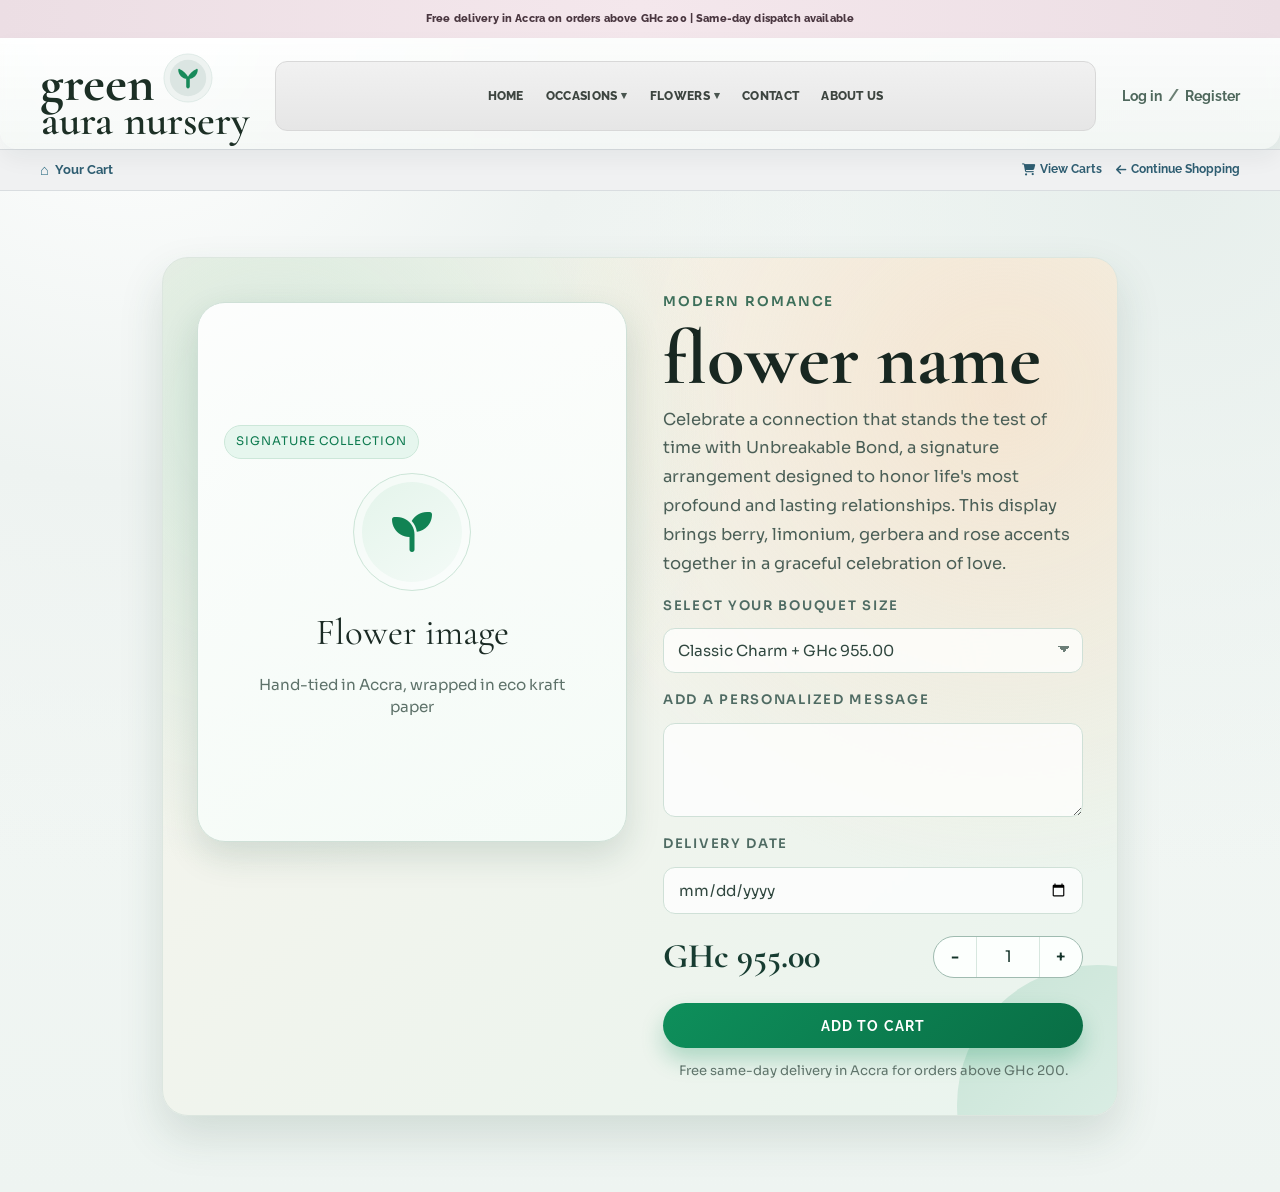
<file: GreenAuraNursery/frontend/public/views/cart.html>
<!DOCTYPE html>
<html lang="en">
<head>
    <meta charset="UTF-8">
    <meta name="viewport" content="width=device-width, initial-scale=1.0">
    <title>Cart - Green Aura Nursery</title>
    <link rel="preconnect" href="https://fonts.googleapis.com">
    <link rel="preconnect" href="https://fonts.gstatic.com" crossorigin>
    <link href="https://fonts.googleapis.com/css2?family=Cormorant+Garamond:wght@500;600;700&family=Sora:wght@300;400;500;600;700&display=swap" rel="stylesheet">
    <link rel="stylesheet" href="../css/style.css">
    <link rel="stylesheet" href="https://cdnjs.cloudflare.com/ajax/libs/font-awesome/6.4.0/css/all.min.css">
</head>
<body class="modern-cart-page">
    <div class="promo-bar">
        Free delivery in Accra on orders above GHc 200 | Same-day dispatch available
    </div>

    <header class="site-header">
        <div class="header-top">
            <a href="../index.html" class="logo-stack" aria-label="green aura nursery" style="text-decoration:none;">
                <span class="logo-topline">
                    <span class="logo-main">green</span>
                    <img class="brand-logo-mark" src="../assets/images/brand-logo.svg" alt="Green Aura Nursery logo">
                </span>
                <span class="logo-sub">aura nursery</span>
            </a>
            <nav class="top-nav" aria-label="Primary">
                <a href="../index.html">Home</a>
                <details class="nav-dropdown">
                    <summary class="has-arrow">Occasions <span class="arrow">▾</span></summary>
                    <div class="nav-dropdown-menu" role="menu" aria-label="Occasions">
                        <a href="catalogue.html?section=occasions&amp;occasion=easter" role="menuitem">Easter</a>
                        <a href="catalogue.html?section=occasions&amp;occasion=anniversary" role="menuitem">Anniversary</a>
                        <a href="catalogue.html?section=occasions&amp;occasion=birthday" role="menuitem">Birthday</a>
                        <a href="catalogue.html?section=occasions&amp;occasion=congratulations" role="menuitem">Congratulations</a>
                        <a href="catalogue.html?section=occasions&amp;occasion=engagement" role="menuitem">Engagement</a>
                        <a href="catalogue.html?section=occasions&amp;occasion=for-her" role="menuitem">For Her</a>
                        <a href="catalogue.html?section=occasions&amp;occasion=for-him" role="menuitem">For Him</a>
                        <a href="catalogue.html?section=occasions&amp;occasion=friendship" role="menuitem">Friendship</a>
                        <a href="catalogue.html?section=occasions&amp;occasion=get-well" role="menuitem">Get Well</a>
                        <a href="catalogue.html?section=occasions&amp;occasion=just-because" role="menuitem">Just Because</a>
                        <a href="catalogue.html?section=occasions&amp;occasion=kids" role="menuitem">Kids</a>
                        <a href="catalogue.html?section=occasions&amp;occasion=love-and-romance" role="menuitem">Love and Romance</a>
                        <a href="catalogue.html?section=occasions&amp;occasion=new-baby" role="menuitem">New Baby</a>
                        <a href="catalogue.html?section=occasions&amp;occasion=new-job" role="menuitem">New Job</a>
                        <a href="catalogue.html?section=occasions&amp;occasion=sympathy" role="menuitem">Sympathy</a>
                        <a href="catalogue.html?section=occasions&amp;occasion=thank-you" role="menuitem">Thank You</a>
                        <a href="catalogue.html?section=occasions&amp;occasion=wedding" role="menuitem">Wedding</a>
                    </div>
                </details>
                <details class="nav-dropdown">
                    <summary class="has-arrow">Flowers <span class="arrow">▾</span></summary>
                    <div class="nav-dropdown-menu nav-dropdown-menu-flowers" role="menu" aria-label="Flowers">
                        <div class="nav-dropdown-group">
                            <span class="nav-dropdown-group-title">Shop</span>
                            <a href="catalogue.html?section=flowers&amp;group=all-fresh-flowers" role="menuitem">All Fresh Flowers</a>
                            <a href="catalogue.html?section=flowers&amp;group=recently-viewed" role="menuitem">By Recently viewed</a>
                            <a href="catalogue.html?section=flowers&amp;group=recommended" role="menuitem">By Recommended</a>
                        </div>
                        <div class="nav-dropdown-group">
                            <span class="nav-dropdown-group-title">By Style</span>
                            <a href="catalogue.html?section=flowers&amp;style=bouquets" role="menuitem">Bouquets</a>
                            <a href="catalogue.html?section=flowers&amp;style=vases" role="menuitem">Vases</a>
                            <a href="catalogue.html?section=flowers&amp;style=baskets" role="menuitem">Baskets</a>
                            <a href="catalogue.html?section=flowers&amp;style=pottery" role="menuitem">Pottery</a>
                            <a href="catalogue.html?section=flowers&amp;style=wreaths" role="menuitem">Wreaths</a>
                            <a href="catalogue.html?section=flowers&amp;style=metal-buckets" role="menuitem">Metal Buckets</a>
                            <a href="catalogue.html?section=flowers&amp;style=elegant" role="menuitem">Elegant</a>
                        </div>
                        <div class="nav-dropdown-group">
                            <span class="nav-dropdown-group-title">By Variety</span>
                            <a href="catalogue.html?section=flowers&amp;variety=roses" role="menuitem">Roses</a>
                            <a href="catalogue.html?section=flowers&amp;variety=lilies" role="menuitem">Lilies</a>
                            <a href="catalogue.html?section=flowers&amp;variety=chrysanthemums" role="menuitem">Chrysanthemums</a>
                            <a href="catalogue.html?section=flowers&amp;variety=carnations" role="menuitem">Carnations</a>
                            <a href="catalogue.html?section=flowers&amp;variety=gerberas" role="menuitem">Gerberas</a>
                            <a href="catalogue.html?section=flowers&amp;variety=sunflowers" role="menuitem">Sunflowers</a>
                            <a href="catalogue.html?section=flowers&amp;variety=irises" role="menuitem">Irises</a>
                        </div>
                        <div class="nav-dropdown-group">
                            <span class="nav-dropdown-group-title">By Colour</span>
                            <a href="catalogue.html?section=flowers&amp;colour=white" role="menuitem">White</a>
                            <a href="catalogue.html?section=flowers&amp;colour=pink" role="menuitem">Pink</a>
                            <a href="catalogue.html?section=flowers&amp;colour=red" role="menuitem">Red</a>
                            <a href="catalogue.html?section=flowers&amp;colour=yellow" role="menuitem">Yellow</a>
                            <a href="catalogue.html?section=flowers&amp;colour=orange" role="menuitem">Orange</a>
                            <a href="catalogue.html?section=flowers&amp;colour=cream" role="menuitem">Cream</a>
                            <a href="catalogue.html?section=flowers&amp;colour=purple" role="menuitem">Purple</a>
                        </div>
                    </div>
                </details>
                <a href="info.html?topic=contact">Contact</a>
                <a href="info.html?topic=about">About Us</a>
            </nav>
            <div class="account-actions">
                <a class="account-link" href="login.html">Log in</a>
                <span class="account-inline-separator">/</span>
                <a class="account-register-link" href="register.html">Register</a>
            </div>
        </div>
    </header>

    <section class="breadcrumb-strip" aria-label="Cart heading strip">
        <div class="breadcrumb-wrap cart-crumb-wrap">
            <div class="cart-crumb-left">
                <a href="../index.html" class="cart-home-link" aria-label="Go to home page">
                    <span class="cart-home-glyph" aria-hidden="true">⌂</span>
                </a>
                <span>Your Cart</span>
            </div>
            <div class="cart-crumb-actions">
                <a href="carts.html" class="cart-view-link">
                    <i class="fas fa-shopping-cart" aria-hidden="true"></i>
                    <span>View Carts</span>
                </a>
                <a href="../index.html" class="cart-crumb-right">
                    <i class="fas fa-arrow-left" aria-hidden="true"></i>
                    <span>Continue Shopping</span>
                </a>
            </div>
        </div>
    </section>

    <main class="page-shell">
        <section class="cart-container cart-detail-container">
            <article class="detail-card" aria-label="Product details">
                <div class="detail-media">
                    <div class="detail-visual-frame" role="img" aria-label="Flower arrangement preview">
                        <span class="detail-badge">Signature Collection</span>
                        <div class="detail-bloom-mark">
                            <i class="fas fa-seedling" aria-hidden="true"></i>
                        </div>
                        <img id="detailPlantImage" class="detail-plant-image" src="../assets/images/greenaura.webp" alt="Selected plant" hidden>
                        <p class="detail-image-label">Flower image</p>
                        <small>Hand-tied in Accra, wrapped in eco kraft paper</small>
                    </div>
                </div>

                <div class="detail-info">
                    <p class="detail-kicker">Modern Romance</p>
                    <h1 class="detail-title">flower name</h1>
                    <p class="detail-description">
                        Celebrate a connection that stands the test of time with Unbreakable Bond, a signature arrangement designed to honor life's most profound and lasting relationships. This display brings berry, limonium, gerbera and rose accents together in a graceful celebration of love.
                    </p>

                    <label class="detail-label" for="bouquetSize">SELECT YOUR BOUQUET SIZE</label>
                    <select id="bouquetSize" class="detail-input detail-select" name="bouquetSize">
                        <option value="classic" data-multiplier="1">Classic Charm + GHc 955.00</option>
                        <option value="premium" data-multiplier="1.2">Premium Bloom + GHc 1,155.00</option>
                        <option value="grand" data-multiplier="1.4">Grand Signature + GHc 1,355.00</option>
                    </select>

                    <label class="detail-label" for="personalMessage">ADD A PERSONALIZED MESSAGE</label>
                    <textarea id="personalMessage" class="detail-input detail-textarea" name="personalMessage" rows="3"></textarea>

                    <label class="detail-label" for="deliveryDate">DELIVERY DATE</label>
                    <input id="deliveryDate" class="detail-input" name="deliveryDate" type="date">

                    <div class="detail-purchase-row">
                        <span class="detail-price">GHc 955.00</span>
                        <div class="detail-qty" aria-label="Quantity selector">
                            <button type="button" class="detail-qty-btn" aria-label="Decrease quantity">-</button>
                            <input type="number" class="detail-qty-input" value="1" min="1" aria-label="Quantity">
                            <button type="button" class="detail-qty-btn" aria-label="Increase quantity">+</button>
                        </div>
                    </div>

                    <button id="addSelectedToCart" class="detail-add-btn" type="button">ADD TO CART</button>
                    <p class="detail-footnote">Free same-day delivery in Accra for orders above GHc 200.</p>
                </div>
            </article>

            <section class="cart-live-region is-collapsed" id="cartLiveRegion" aria-label="Cart items" hidden aria-hidden="true">
                <div class="cart-live-header">
                    <h2>My Carts</h2>
                </div>
                <div id="cartItems" class="cart-items"></div>
                <div class="cart-summary cart-live-summary">
                    <div class="summary-row">
                        <span>Subtotal</span>
                        <span id="cartSubtotal">GHc 0.00</span>
                    </div>
                    <div class="summary-row">
                        <span>Shipping</span>
                        <span id="cartShipping">GHc 0.00</span>
                    </div>
                    <div class="summary-divider"></div>
                    <div class="summary-row total">
                        <span>Total</span>
                        <span id="cartTotal">GHc 0.00</span>
                    </div>
                </div>
                <button id="goCheckout" class="checkout-btn" type="button">Secure Checkout</button>
            </section>
        </section>
    </main>
    <script src="../js/app.js"></script>
</body>
</html>
</file>
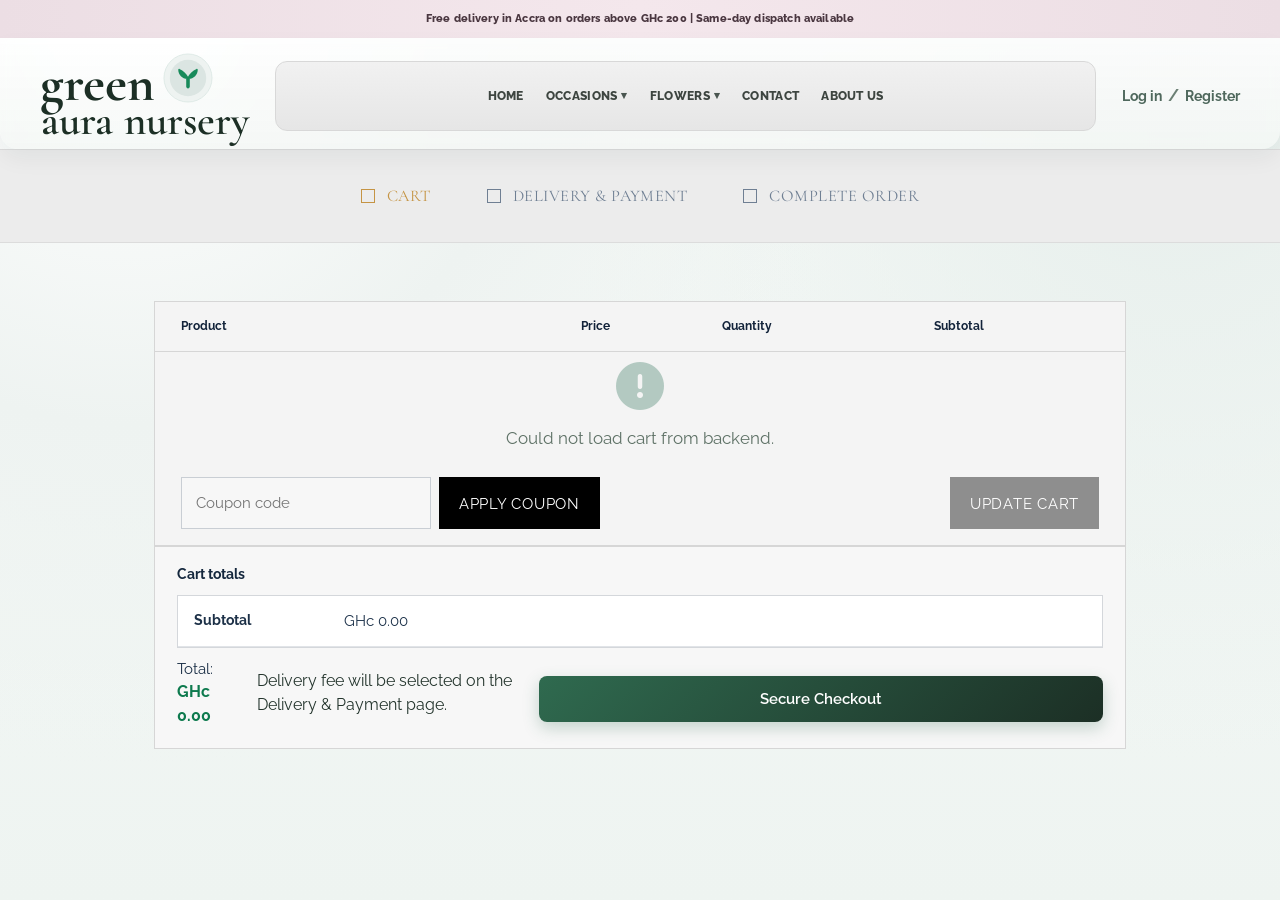
<file: GreenAuraNursery/frontend/public/views/carts.html>
<!DOCTYPE html>
<html lang="en">
<head>
    <meta charset="UTF-8">
    <meta name="viewport" content="width=device-width, initial-scale=1.0">
    <title>My Carts - Green Aura Nursery</title>
    <link rel="preconnect" href="https://fonts.googleapis.com">
    <link rel="preconnect" href="https://fonts.gstatic.com" crossorigin>
    <link href="https://fonts.googleapis.com/css2?family=Cormorant+Garamond:wght@500;600;700&family=Sora:wght@300;400;500;600;700&display=swap" rel="stylesheet">
    <link rel="stylesheet" href="../css/style.css">
    <link rel="stylesheet" href="https://cdnjs.cloudflare.com/ajax/libs/font-awesome/6.4.0/css/all.min.css">
</head>
<body class="modern-cart-page carts-page">
    <div class="promo-bar">
        Free delivery in Accra on orders above GHc 200 | Same-day dispatch available
    </div>

    <header class="site-header">
        <div class="header-top">
            <a href="../index.html" class="logo-stack" aria-label="green aura nursery" style="text-decoration:none;">
                <span class="logo-topline">
                    <span class="logo-main">green</span>
                    <img class="brand-logo-mark" src="../assets/images/brand-logo.svg" alt="Green Aura Nursery logo">
                </span>
                <span class="logo-sub">aura nursery</span>
            </a>
            <nav class="top-nav" aria-label="Primary">
                <a href="../index.html">Home</a>
                <details class="nav-dropdown">
                    <summary class="has-arrow">Occasions <span class="arrow">▾</span></summary>
                    <div class="nav-dropdown-menu" role="menu" aria-label="Occasions">
                        <a href="catalogue.html?section=occasions&amp;occasion=easter" role="menuitem">Easter</a>
                        <a href="catalogue.html?section=occasions&amp;occasion=anniversary" role="menuitem">Anniversary</a>
                        <a href="catalogue.html?section=occasions&amp;occasion=birthday" role="menuitem">Birthday</a>
                        <a href="catalogue.html?section=occasions&amp;occasion=congratulations" role="menuitem">Congratulations</a>
                        <a href="catalogue.html?section=occasions&amp;occasion=engagement" role="menuitem">Engagement</a>
                        <a href="catalogue.html?section=occasions&amp;occasion=for-her" role="menuitem">For Her</a>
                        <a href="catalogue.html?section=occasions&amp;occasion=for-him" role="menuitem">For Him</a>
                        <a href="catalogue.html?section=occasions&amp;occasion=friendship" role="menuitem">Friendship</a>
                        <a href="catalogue.html?section=occasions&amp;occasion=get-well" role="menuitem">Get Well</a>
                        <a href="catalogue.html?section=occasions&amp;occasion=just-because" role="menuitem">Just Because</a>
                        <a href="catalogue.html?section=occasions&amp;occasion=kids" role="menuitem">Kids</a>
                        <a href="catalogue.html?section=occasions&amp;occasion=love-and-romance" role="menuitem">Love and Romance</a>
                        <a href="catalogue.html?section=occasions&amp;occasion=new-baby" role="menuitem">New Baby</a>
                        <a href="catalogue.html?section=occasions&amp;occasion=new-job" role="menuitem">New Job</a>
                        <a href="catalogue.html?section=occasions&amp;occasion=sympathy" role="menuitem">Sympathy</a>
                        <a href="catalogue.html?section=occasions&amp;occasion=thank-you" role="menuitem">Thank You</a>
                        <a href="catalogue.html?section=occasions&amp;occasion=wedding" role="menuitem">Wedding</a>
                    </div>
                </details>
                <details class="nav-dropdown">
                    <summary class="has-arrow">Flowers <span class="arrow">▾</span></summary>
                    <div class="nav-dropdown-menu nav-dropdown-menu-flowers" role="menu" aria-label="Flowers">
                        <div class="nav-dropdown-group">
                            <span class="nav-dropdown-group-title">Shop</span>
                            <a href="catalogue.html?section=flowers&amp;group=all-fresh-flowers" role="menuitem">All Fresh Flowers</a>
                            <a href="catalogue.html?section=flowers&amp;group=recently-viewed" role="menuitem">By Recently viewed</a>
                            <a href="catalogue.html?section=flowers&amp;group=recommended" role="menuitem">By Recommended</a>
                        </div>
                        <div class="nav-dropdown-group">
                            <span class="nav-dropdown-group-title">By Style</span>
                            <a href="catalogue.html?section=flowers&amp;style=bouquets" role="menuitem">Bouquets</a>
                            <a href="catalogue.html?section=flowers&amp;style=vases" role="menuitem">Vases</a>
                            <a href="catalogue.html?section=flowers&amp;style=baskets" role="menuitem">Baskets</a>
                            <a href="catalogue.html?section=flowers&amp;style=pottery" role="menuitem">Pottery</a>
                            <a href="catalogue.html?section=flowers&amp;style=wreaths" role="menuitem">Wreaths</a>
                            <a href="catalogue.html?section=flowers&amp;style=metal-buckets" role="menuitem">Metal Buckets</a>
                            <a href="catalogue.html?section=flowers&amp;style=elegant" role="menuitem">Elegant</a>
                        </div>
                        <div class="nav-dropdown-group">
                            <span class="nav-dropdown-group-title">By Variety</span>
                            <a href="catalogue.html?section=flowers&amp;variety=roses" role="menuitem">Roses</a>
                            <a href="catalogue.html?section=flowers&amp;variety=lilies" role="menuitem">Lilies</a>
                            <a href="catalogue.html?section=flowers&amp;variety=chrysanthemums" role="menuitem">Chrysanthemums</a>
                            <a href="catalogue.html?section=flowers&amp;variety=carnations" role="menuitem">Carnations</a>
                            <a href="catalogue.html?section=flowers&amp;variety=gerberas" role="menuitem">Gerberas</a>
                            <a href="catalogue.html?section=flowers&amp;variety=sunflowers" role="menuitem">Sunflowers</a>
                            <a href="catalogue.html?section=flowers&amp;variety=irises" role="menuitem">Irises</a>
                        </div>
                        <div class="nav-dropdown-group">
                            <span class="nav-dropdown-group-title">By Colour</span>
                            <a href="catalogue.html?section=flowers&amp;colour=white" role="menuitem">White</a>
                            <a href="catalogue.html?section=flowers&amp;colour=pink" role="menuitem">Pink</a>
                            <a href="catalogue.html?section=flowers&amp;colour=red" role="menuitem">Red</a>
                            <a href="catalogue.html?section=flowers&amp;colour=yellow" role="menuitem">Yellow</a>
                            <a href="catalogue.html?section=flowers&amp;colour=orange" role="menuitem">Orange</a>
                            <a href="catalogue.html?section=flowers&amp;colour=cream" role="menuitem">Cream</a>
                            <a href="catalogue.html?section=flowers&amp;colour=purple" role="menuitem">Purple</a>
                        </div>
                    </div>
                </details>
                <a href="info.html?topic=contact">Contact</a>
                <a href="info.html?topic=about">About Us</a>
            </nav>
            <div class="account-actions">
                <a class="account-link" href="login.html">Log in</a>
                <span class="account-inline-separator">/</span>
                <a class="account-register-link" href="register.html">Register</a>
            </div>
        </div>
    </header>

    <section class="cart-steps" aria-label="Checkout steps">
        <div class="cart-steps-wrap">
            <div class="cart-step active"><span class="step-box" aria-hidden="true"></span><span>CART</span></div>
            <div class="cart-step"><span class="step-box" aria-hidden="true"></span><span>DELIVERY &amp; PAYMENT</span></div>
            <div class="cart-step"><span class="step-box" aria-hidden="true"></span><span>COMPLETE ORDER</span></div>
        </div>
    </section>

    <main class="page-shell">
        <section class="cart-container cart-board-shell">
            <section class="cart-board" id="cartLiveRegion" aria-label="Cart items">
                <div class="cart-table-head" role="row">
                    <span>Product</span>
                    <span>Price</span>
                    <span>Quantity</span>
                    <span>Subtotal</span>
                </div>
                <div id="cartItems" class="cart-items cart-table-body"></div>

                <div class="cart-board-actions">
                    <div class="coupon-wrap">
                        <input id="couponCode" type="text" placeholder="Coupon code">
                        <button id="applyCoupon" type="button">APPLY COUPON</button>
                    </div>
                    <button id="updateCartBtn" class="update-cart-btn" type="button">UPDATE CART</button>
                </div>

                <section class="cart-totals-box" aria-label="Cart totals">
                    <h3>Cart totals</h3>
                    <div class="totals-grid">
                        <div class="totals-label">Subtotal</div>
                        <div class="totals-value" id="cartSubtotal">GHc 0.00</div>
                    </div>

                    <div class="totals-footer">
                        <div class="totals-grand">Total: <strong id="cartTotal">GHc 0.00</strong></div>
                        <p class="totals-footnote">Delivery fee will be selected on the Delivery &amp; Payment page.</p>
                        <button id="goCheckout" class="checkout-btn" type="button">Secure Checkout</button>
                    </div>
                </section>
            </section>
        </section>
    </main>

    <script src="../js/app.js"></script>
</body>
</html>
</file>
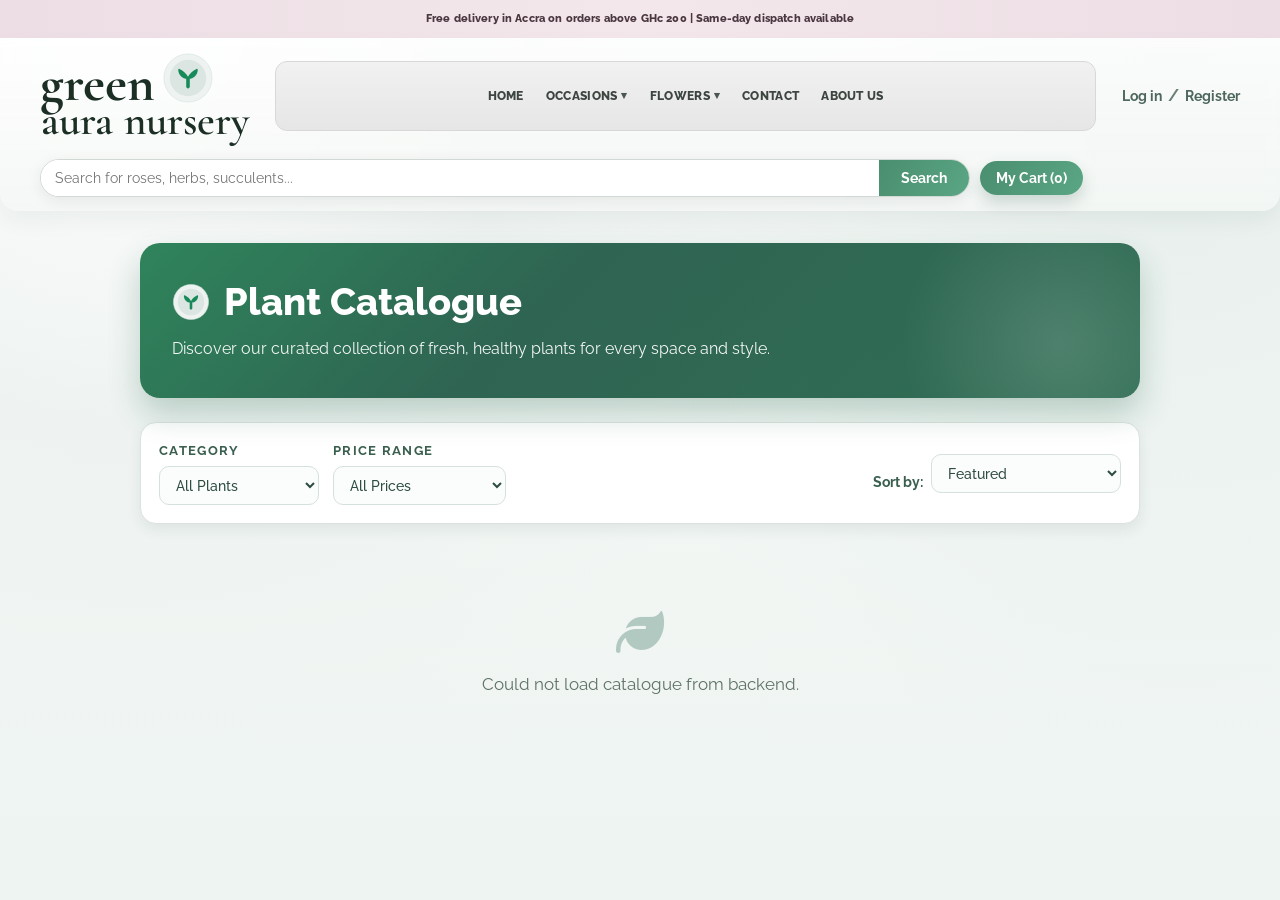
<file: GreenAuraNursery/frontend/public/views/catalogue.html>
<!DOCTYPE html>
<html lang="en">
<head>
    <meta charset="UTF-8">
    <meta name="viewport" content="width=device-width, initial-scale=1.0">
    <title>Plant Catalogue - Green Aura Nursery</title>
    <link rel="preconnect" href="https://fonts.googleapis.com">
    <link rel="preconnect" href="https://fonts.gstatic.com" crossorigin>
    <link href="https://fonts.googleapis.com/css2?family=Cormorant+Garamond:wght@500;600;700&family=Sora:wght@300;400;500;600;700&display=swap" rel="stylesheet">
    <link rel="stylesheet" href="../css/style.css">
    <link rel="stylesheet" href="https://cdnjs.cloudflare.com/ajax/libs/font-awesome/6.4.0/css/all.min.css">
</head>
<body class="modern-cart-page carts-page">
    <div class="promo-bar">
        Free delivery in Accra on orders above GHc 200 | Same-day dispatch available
    </div>

    <header class="site-header">
        <div class="header-top">
            <a href="../index.html" class="logo-stack" aria-label="green aura nursery" style="text-decoration:none;">
                <span class="logo-topline">
                    <span class="logo-main">green</span>
                    <img class="brand-logo-mark" src="../assets/images/brand-logo.svg" alt="Green Aura Nursery logo">
                </span>
                <span class="logo-sub">aura nursery</span>
            </a>
            <nav class="top-nav" aria-label="Primary">
                <a href="../index.html">Home</a>
                <details class="nav-dropdown">
                    <summary class="has-arrow">Occasions <span class="arrow">▾</span></summary>
                    <div class="nav-dropdown-menu" role="menu" aria-label="Occasions">
                        <a href="catalogue.html?section=occasions&amp;occasion=easter" role="menuitem">Easter</a>
                        <a href="catalogue.html?section=occasions&amp;occasion=anniversary" role="menuitem">Anniversary</a>
                        <a href="catalogue.html?section=occasions&amp;occasion=birthday" role="menuitem">Birthday</a>
                        <a href="catalogue.html?section=occasions&amp;occasion=congratulations" role="menuitem">Congratulations</a>
                        <a href="catalogue.html?section=occasions&amp;occasion=engagement" role="menuitem">Engagement</a>
                        <a href="catalogue.html?section=occasions&amp;occasion=for-her" role="menuitem">For Her</a>
                        <a href="catalogue.html?section=occasions&amp;occasion=for-him" role="menuitem">For Him</a>
                        <a href="catalogue.html?section=occasions&amp;occasion=friendship" role="menuitem">Friendship</a>
                        <a href="catalogue.html?section=occasions&amp;occasion=get-well" role="menuitem">Get Well</a>
                        <a href="catalogue.html?section=occasions&amp;occasion=just-because" role="menuitem">Just Because</a>
                        <a href="catalogue.html?section=occasions&amp;occasion=kids" role="menuitem">Kids</a>
                        <a href="catalogue.html?section=occasions&amp;occasion=love-and-romance" role="menuitem">Love and Romance</a>
                        <a href="catalogue.html?section=occasions&amp;occasion=new-baby" role="menuitem">New Baby</a>
                        <a href="catalogue.html?section=occasions&amp;occasion=new-job" role="menuitem">New Job</a>
                        <a href="catalogue.html?section=occasions&amp;occasion=sympathy" role="menuitem">Sympathy</a>
                        <a href="catalogue.html?section=occasions&amp;occasion=thank-you" role="menuitem">Thank You</a>
                        <a href="catalogue.html?section=occasions&amp;occasion=wedding" role="menuitem">Wedding</a>
                    </div>
                </details>
                <details class="nav-dropdown">
                    <summary class="has-arrow">Flowers <span class="arrow">▾</span></summary>
                    <div class="nav-dropdown-menu nav-dropdown-menu-flowers" role="menu" aria-label="Flowers">
                        <div class="nav-dropdown-group">
                            <span class="nav-dropdown-group-title">Shop</span>
                            <a href="catalogue.html?section=flowers&amp;group=all-fresh-flowers" role="menuitem">All Fresh Flowers</a>
                            <a href="catalogue.html?section=flowers&amp;group=recently-viewed" role="menuitem">By Recently viewed</a>
                            <a href="catalogue.html?section=flowers&amp;group=recommended" role="menuitem">By Recommended</a>
                        </div>
                        <div class="nav-dropdown-group">
                            <span class="nav-dropdown-group-title">By Style</span>
                            <a href="catalogue.html?section=flowers&amp;style=bouquets" role="menuitem">Bouquets</a>
                            <a href="catalogue.html?section=flowers&amp;style=vases" role="menuitem">Vases</a>
                            <a href="catalogue.html?section=flowers&amp;style=baskets" role="menuitem">Baskets</a>
                            <a href="catalogue.html?section=flowers&amp;style=pottery" role="menuitem">Pottery</a>
                            <a href="catalogue.html?section=flowers&amp;style=wreaths" role="menuitem">Wreaths</a>
                            <a href="catalogue.html?section=flowers&amp;style=metal-buckets" role="menuitem">Metal Buckets</a>
                            <a href="catalogue.html?section=flowers&amp;style=elegant" role="menuitem">Elegant</a>
                        </div>
                        <div class="nav-dropdown-group">
                            <span class="nav-dropdown-group-title">By Variety</span>
                            <a href="catalogue.html?section=flowers&amp;variety=roses" role="menuitem">Roses</a>
                            <a href="catalogue.html?section=flowers&amp;variety=lilies" role="menuitem">Lilies</a>
                            <a href="catalogue.html?section=flowers&amp;variety=chrysanthemums" role="menuitem">Chrysanthemums</a>
                            <a href="catalogue.html?section=flowers&amp;variety=carnations" role="menuitem">Carnations</a>
                            <a href="catalogue.html?section=flowers&amp;variety=gerberas" role="menuitem">Gerberas</a>
                            <a href="catalogue.html?section=flowers&amp;variety=sunflowers" role="menuitem">Sunflowers</a>
                            <a href="catalogue.html?section=flowers&amp;variety=irises" role="menuitem">Irises</a>
                        </div>
                        <div class="nav-dropdown-group">
                            <span class="nav-dropdown-group-title">By Colour</span>
                            <a href="catalogue.html?section=flowers&amp;colour=white" role="menuitem">White</a>
                            <a href="catalogue.html?section=flowers&amp;colour=pink" role="menuitem">Pink</a>
                            <a href="catalogue.html?section=flowers&amp;colour=red" role="menuitem">Red</a>
                            <a href="catalogue.html?section=flowers&amp;colour=yellow" role="menuitem">Yellow</a>
                            <a href="catalogue.html?section=flowers&amp;colour=orange" role="menuitem">Orange</a>
                            <a href="catalogue.html?section=flowers&amp;colour=cream" role="menuitem">Cream</a>
                            <a href="catalogue.html?section=flowers&amp;colour=purple" role="menuitem">Purple</a>
                        </div>
                    </div>
                </details>
                <a href="info.html?topic=contact">Contact</a>
                <a href="info.html?topic=about">About Us</a>
            </nav>
            <div class="account-actions">
                <a class="account-link" href="login.html">Log in</a>
                <span class="account-inline-separator">/</span>
                <a class="account-register-link" href="register.html">Register</a>
            </div>
        </div>
        <div class="header-middle">
            <div class="search-wrap">
                <input id="searchInput" type="text" placeholder="Search for roses, herbs, succulents...">
                <button id="searchButton" type="button">Search</button>
            </div>
            <button class="cart-btn" id="cartButton" type="button">My Cart (0)</button>
        </div>
    </header>

    <main class="page-shell">
        <section class="catalogue-hero">
            <div class="catalogue-hero-content">
                <h1><img class="brand-logo-mark" src="../assets/images/brand-logo.svg" alt="Green Aura Nursery logo"> Plant Catalogue</h1>
                <p class="catalogue-hero-subtext">Discover our curated collection of fresh, healthy plants for every space and style.</p>
            </div>
        </section>

        <section class="catalogue-controls">
            <div class="filters-wrap">
                <div class="filter-group">
                    <label for="filterCategory">Category</label>
                    <select id="filterCategory">
                        <option value="">All Plants</option>
                        <option value="flowers">Flowers</option>
                        <option value="herbs">Herbs</option>
                        <option value="succulents">Succulents</option>
                        <option value="trees">Trees</option>
                    </select>
                </div>
                <div class="filter-group">
                    <label for="filterPrice">Price Range</label>
                    <select id="filterPrice">
                        <option value="">All Prices</option>
                        <option value="0-50">GHc 0 - GHc 50</option>
                        <option value="50-100">GHc 50 - GHc 100</option>
                        <option value="100-200">GHc 100 - GHc 200</option>
                        <option value="200+">GHc 200+</option>
                    </select>
                </div>
            </div>
            <div class="sort-wrap">
                <label for="sortBy">Sort by:</label>
                <select id="sortBy">
                    <option value="featured">Featured</option>
                    <option value="name-asc">Name (A-Z)</option>
                    <option value="name-desc">Name (Z-A)</option>
                    <option value="price-asc">Price (Low to High)</option>
                    <option value="price-desc">Price (High to Low)</option>
                </select>
            </div>
        </section>

        <section class="catalogue-container">
            <section id="catalogueProducts" class="products products-catalogue" role="region" aria-label="Plant products"></section>
        </section>
    </main>

    <script src="../js/app.js"></script>
</body>
</html>
</file>
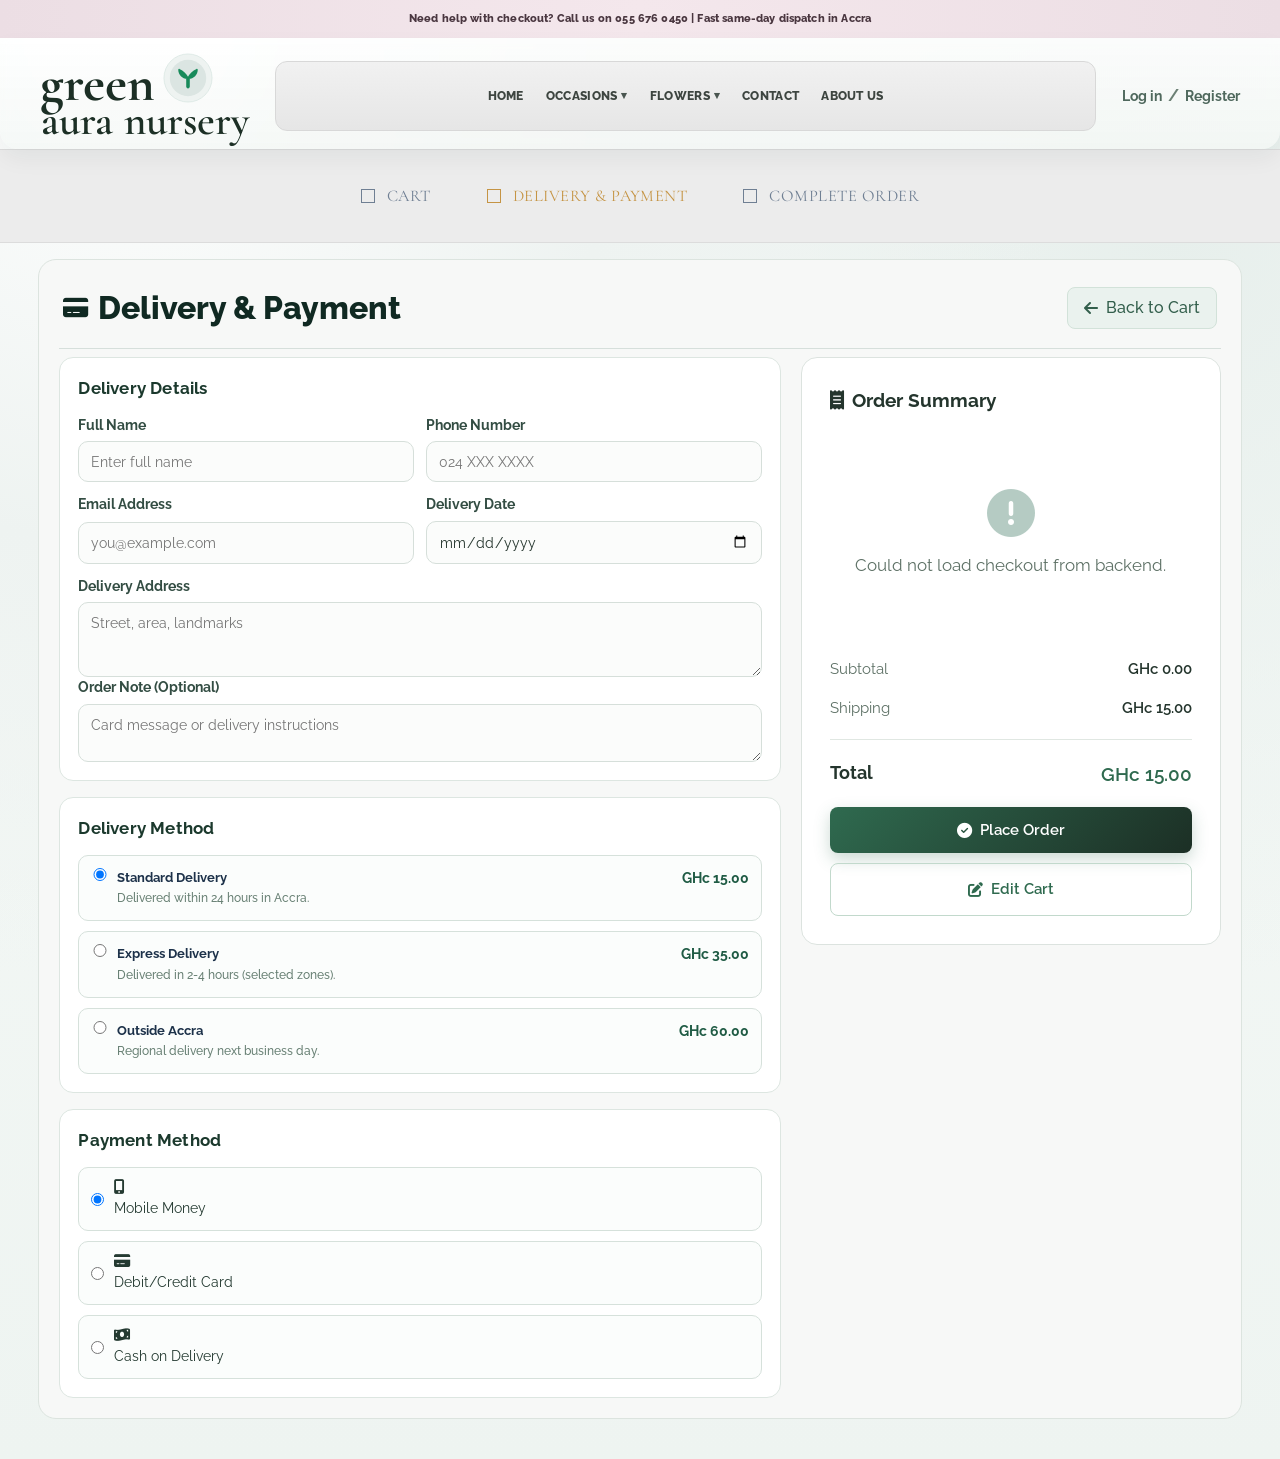
<file: GreenAuraNursery/frontend/public/views/checkout.html>
<!DOCTYPE html>
<html lang="en">
<head>
    <meta charset="UTF-8">
    <meta name="viewport" content="width=device-width, initial-scale=1.0">
    <title>Delivery &amp; Payment - Green Aura Nursery</title>
    <link rel="stylesheet" href="../css/style.css">
    <link rel="stylesheet" href="https://cdnjs.cloudflare.com/ajax/libs/font-awesome/6.4.0/css/all.min.css">
</head>
<body class="modern-cart-page carts-page checkout-page">
    <div class="promo-bar">
        Need help with checkout? Call us on 055 676 0450 | Fast same-day dispatch in Accra
    </div>

    <header class="site-header">
        <div class="header-top">
            <a href="../index.html" class="logo-stack" aria-label="green aura nursery" style="text-decoration:none;">
                <span class="logo-topline">
                    <span class="logo-main">green</span>
                    <img class="brand-logo-mark" src="../assets/images/brand-logo.svg" alt="Green Aura Nursery logo">
                </span>
                <span class="logo-sub">aura nursery</span>
            </a>
            <nav class="top-nav" aria-label="Primary">
                <a href="../index.html">Home</a>
                <details class="nav-dropdown">
                    <summary class="has-arrow">Occasions <span class="arrow">▾</span></summary>
                    <div class="nav-dropdown-menu" role="menu" aria-label="Occasions">
                        <a href="catalogue.html?section=occasions&amp;occasion=easter" role="menuitem">Easter</a>
                        <a href="catalogue.html?section=occasions&amp;occasion=anniversary" role="menuitem">Anniversary</a>
                        <a href="catalogue.html?section=occasions&amp;occasion=birthday" role="menuitem">Birthday</a>
                        <a href="catalogue.html?section=occasions&amp;occasion=congratulations" role="menuitem">Congratulations</a>
                        <a href="catalogue.html?section=occasions&amp;occasion=engagement" role="menuitem">Engagement</a>
                        <a href="catalogue.html?section=occasions&amp;occasion=for-her" role="menuitem">For Her</a>
                        <a href="catalogue.html?section=occasions&amp;occasion=for-him" role="menuitem">For Him</a>
                        <a href="catalogue.html?section=occasions&amp;occasion=friendship" role="menuitem">Friendship</a>
                        <a href="catalogue.html?section=occasions&amp;occasion=get-well" role="menuitem">Get Well</a>
                        <a href="catalogue.html?section=occasions&amp;occasion=just-because" role="menuitem">Just Because</a>
                        <a href="catalogue.html?section=occasions&amp;occasion=kids" role="menuitem">Kids</a>
                        <a href="catalogue.html?section=occasions&amp;occasion=love-and-romance" role="menuitem">Love and Romance</a>
                        <a href="catalogue.html?section=occasions&amp;occasion=new-baby" role="menuitem">New Baby</a>
                        <a href="catalogue.html?section=occasions&amp;occasion=new-job" role="menuitem">New Job</a>
                        <a href="catalogue.html?section=occasions&amp;occasion=sympathy" role="menuitem">Sympathy</a>
                        <a href="catalogue.html?section=occasions&amp;occasion=thank-you" role="menuitem">Thank You</a>
                        <a href="catalogue.html?section=occasions&amp;occasion=wedding" role="menuitem">Wedding</a>
                    </div>
                </details>
                <details class="nav-dropdown">
                    <summary class="has-arrow">Flowers <span class="arrow">▾</span></summary>
                    <div class="nav-dropdown-menu nav-dropdown-menu-flowers" role="menu" aria-label="Flowers">
                        <div class="nav-dropdown-group">
                            <span class="nav-dropdown-group-title">Shop</span>
                            <a href="catalogue.html?section=flowers&amp;group=all-fresh-flowers" role="menuitem">All Fresh Flowers</a>
                            <a href="catalogue.html?section=flowers&amp;group=recently-viewed" role="menuitem">By Recently viewed</a>
                            <a href="catalogue.html?section=flowers&amp;group=recommended" role="menuitem">By Recommended</a>
                        </div>
                        <div class="nav-dropdown-group">
                            <span class="nav-dropdown-group-title">By Style</span>
                            <a href="catalogue.html?section=flowers&amp;style=bouquets" role="menuitem">Bouquets</a>
                            <a href="catalogue.html?section=flowers&amp;style=vases" role="menuitem">Vases</a>
                            <a href="catalogue.html?section=flowers&amp;style=baskets" role="menuitem">Baskets</a>
                            <a href="catalogue.html?section=flowers&amp;style=pottery" role="menuitem">Pottery</a>
                            <a href="catalogue.html?section=flowers&amp;style=wreaths" role="menuitem">Wreaths</a>
                            <a href="catalogue.html?section=flowers&amp;style=metal-buckets" role="menuitem">Metal Buckets</a>
                            <a href="catalogue.html?section=flowers&amp;style=elegant" role="menuitem">Elegant</a>
                        </div>
                        <div class="nav-dropdown-group">
                            <span class="nav-dropdown-group-title">By Variety</span>
                            <a href="catalogue.html?section=flowers&amp;variety=roses" role="menuitem">Roses</a>
                            <a href="catalogue.html?section=flowers&amp;variety=lilies" role="menuitem">Lilies</a>
                            <a href="catalogue.html?section=flowers&amp;variety=chrysanthemums" role="menuitem">Chrysanthemums</a>
                            <a href="catalogue.html?section=flowers&amp;variety=carnations" role="menuitem">Carnations</a>
                            <a href="catalogue.html?section=flowers&amp;variety=gerberas" role="menuitem">Gerberas</a>
                            <a href="catalogue.html?section=flowers&amp;variety=sunflowers" role="menuitem">Sunflowers</a>
                            <a href="catalogue.html?section=flowers&amp;variety=irises" role="menuitem">Irises</a>
                        </div>
                        <div class="nav-dropdown-group">
                            <span class="nav-dropdown-group-title">By Colour</span>
                            <a href="catalogue.html?section=flowers&amp;colour=white" role="menuitem">White</a>
                            <a href="catalogue.html?section=flowers&amp;colour=pink" role="menuitem">Pink</a>
                            <a href="catalogue.html?section=flowers&amp;colour=red" role="menuitem">Red</a>
                            <a href="catalogue.html?section=flowers&amp;colour=yellow" role="menuitem">Yellow</a>
                            <a href="catalogue.html?section=flowers&amp;colour=orange" role="menuitem">Orange</a>
                            <a href="catalogue.html?section=flowers&amp;colour=cream" role="menuitem">Cream</a>
                            <a href="catalogue.html?section=flowers&amp;colour=purple" role="menuitem">Purple</a>
                        </div>
                    </div>
                </details>
                <a href="info.html?topic=contact">Contact</a>
                <a href="info.html?topic=about">About Us</a>
            </nav>
            <div class="account-actions">
                <a class="account-link" href="login.html">Log in</a>
                <span class="account-inline-separator">/</span>
                <a class="account-register-link" href="register.html">Register</a>
            </div>
        </div>
    </header>

    <section class="cart-steps" aria-label="Checkout steps">
        <div class="cart-steps-wrap">
            <div class="cart-step"><span class="step-box" aria-hidden="true"></span><span>CART</span></div>
            <div class="cart-step active"><span class="step-box" aria-hidden="true"></span><span>DELIVERY &amp; PAYMENT</span></div>
            <div class="cart-step"><span class="step-box" aria-hidden="true"></span><span>COMPLETE ORDER</span></div>
        </div>
    </section>

    <main class="page-shell">
        <section class="cart-container checkout-shell">
            <div class="cart-header">
                <div class="header-content">
                    <h1><i class="fas fa-credit-card"></i> Delivery &amp; Payment</h1>
                    <a href="carts.html" class="continue-shopping">
                        <i class="fas fa-arrow-left"></i> Back to Cart
                    </a>
                </div>
            </div>

            <div class="checkout-layout">
                <section class="checkout-main" aria-label="Delivery and payment details">
                    <article class="checkout-card">
                        <h2>Delivery Details</h2>
                        <form id="deliveryForm" class="checkout-form" novalidate>
                            <div class="form-grid two-col">
                                <label>
                                    Full Name
                                    <input id="checkoutFullName" type="text" placeholder="Enter full name" required>
                                </label>
                                <label>
                                    Phone Number
                                    <input id="checkoutPhone" type="tel" placeholder="024 XXX XXXX" required>
                                </label>
                            </div>
                            <div class="form-grid two-col">
                                <label>
                                    Email Address
                                    <input id="checkoutEmail" type="email" placeholder="you@example.com" required>
                                </label>
                                <label>
                                    Delivery Date
                                    <input id="checkoutDate" type="date" required>
                                </label>
                            </div>
                            <label>
                                Delivery Address
                                <textarea id="checkoutAddress" rows="3" placeholder="Street, area, landmarks" required></textarea>
                            </label>
                            <label>
                                Order Note (Optional)
                                <textarea id="checkoutNote" rows="2" placeholder="Card message or delivery instructions"></textarea>
                            </label>
                        </form>
                    </article>

                    <article class="checkout-card">
                        <h2>Delivery Method</h2>
                        <div class="shipping-options" role="radiogroup" aria-label="Delivery method">
                            <label class="shipping-option">
                                <input type="radio" name="checkoutShippingMethod" value="15" checked>
                                <span>
                                    <strong>Standard Delivery</strong>
                                    <small>Delivered within 24 hours in Accra.</small>
                                </span>
                                <em>GHc 15.00</em>
                            </label>
                            <label class="shipping-option">
                                <input type="radio" name="checkoutShippingMethod" value="35">
                                <span>
                                    <strong>Express Delivery</strong>
                                    <small>Delivered in 2-4 hours (selected zones).</small>
                                </span>
                                <em>GHc 35.00</em>
                            </label>
                            <label class="shipping-option">
                                <input type="radio" name="checkoutShippingMethod" value="60">
                                <span>
                                    <strong>Outside Accra</strong>
                                    <small>Regional delivery next business day.</small>
                                </span>
                                <em>GHc 60.00</em>
                            </label>
                        </div>
                    </article>

                    <article class="checkout-card">
                        <h2>Payment Method</h2>
                        <div class="payment-options" role="radiogroup" aria-label="Payment method">
                            <label class="payment-option">
                                <input type="radio" name="checkoutPaymentMethod" value="momo" checked>
                                <span><i class="fas fa-mobile-alt" aria-hidden="true"></i> Mobile Money</span>
                            </label>
                            <label class="payment-option">
                                <input type="radio" name="checkoutPaymentMethod" value="card">
                                <span><i class="fas fa-credit-card" aria-hidden="true"></i> Debit/Credit Card</span>
                            </label>
                            <label class="payment-option">
                                <input type="radio" name="checkoutPaymentMethod" value="cash">
                                <span><i class="fas fa-money-bill-wave" aria-hidden="true"></i> Cash on Delivery</span>
                            </label>
                        </div>
                    </article>
                </section>

                <aside class="cart-summary checkout-summary-pane">
                    <h3><i class="fas fa-receipt"></i> Order Summary</h3>
                    <div id="checkoutItems" class="cart-items"></div>
                    <div class="summary-row">
                        <span>Subtotal</span>
                        <span id="checkoutSubtotal">GHc 0.00</span>
                    </div>
                    <div class="summary-row">
                        <span>Shipping</span>
                        <span id="checkoutShipping">GHc 0.00</span>
                    </div>
                    <div class="summary-divider"></div>
                    <div class="summary-row total">
                        <span>Total</span>
                        <span id="checkoutTotal">GHc 0.00</span>
                    </div>
                    <button id="placeOrder" class="checkout-btn" type="button">
                        <i class="fas fa-check-circle"></i> Place Order
                    </button>
                    <a href="carts.html" class="continue-btn">
                        <i class="fas fa-edit"></i> Edit Cart
                    </a>
                </aside>
            </div>
        </section>
    </main>
    <script src="../js/app.js"></script>
</body>
</html>
</file>
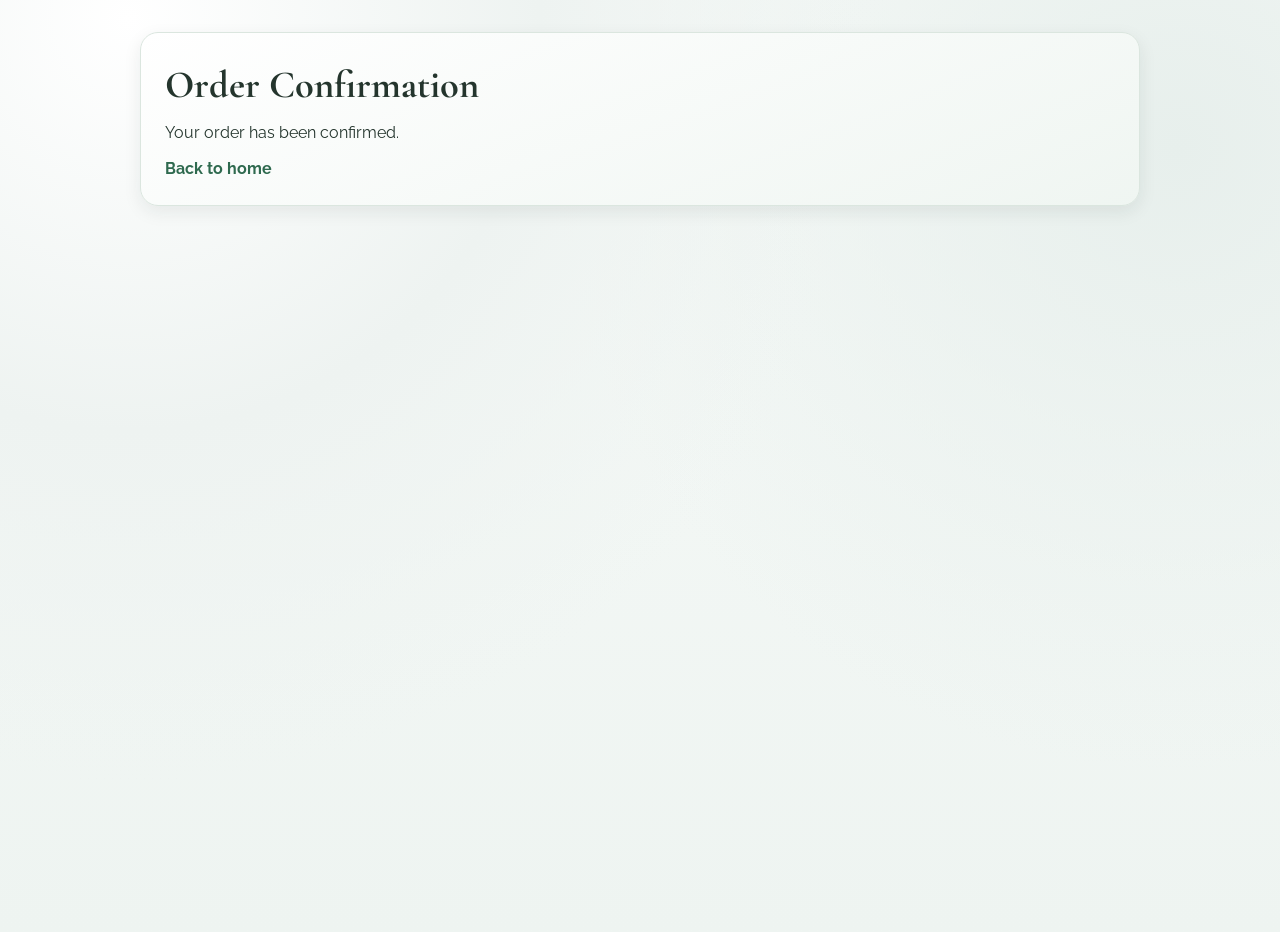
<file: GreenAuraNursery/frontend/public/views/confirmation.html>
<!DOCTYPE html>
<html lang="en">
<head>
    <meta charset="UTF-8">
    <meta name="viewport" content="width=device-width, initial-scale=1.0">
    <title>Confirmation - Green Aura Nursery</title>
    <link rel="stylesheet" href="../css/style.css">
</head>
<body>
    <main class="page-shell">
        <section class="summary-card">
            <h1>Order Confirmation</h1>
            <p id="confirmationMessage">We are processing your order confirmation.</p>
            <p class="auth-links"><a href="../index.html">Back to home</a></p>
        </section>
    </main>
    <script src="../js/app.js"></script>
</body>
</html>
</file>
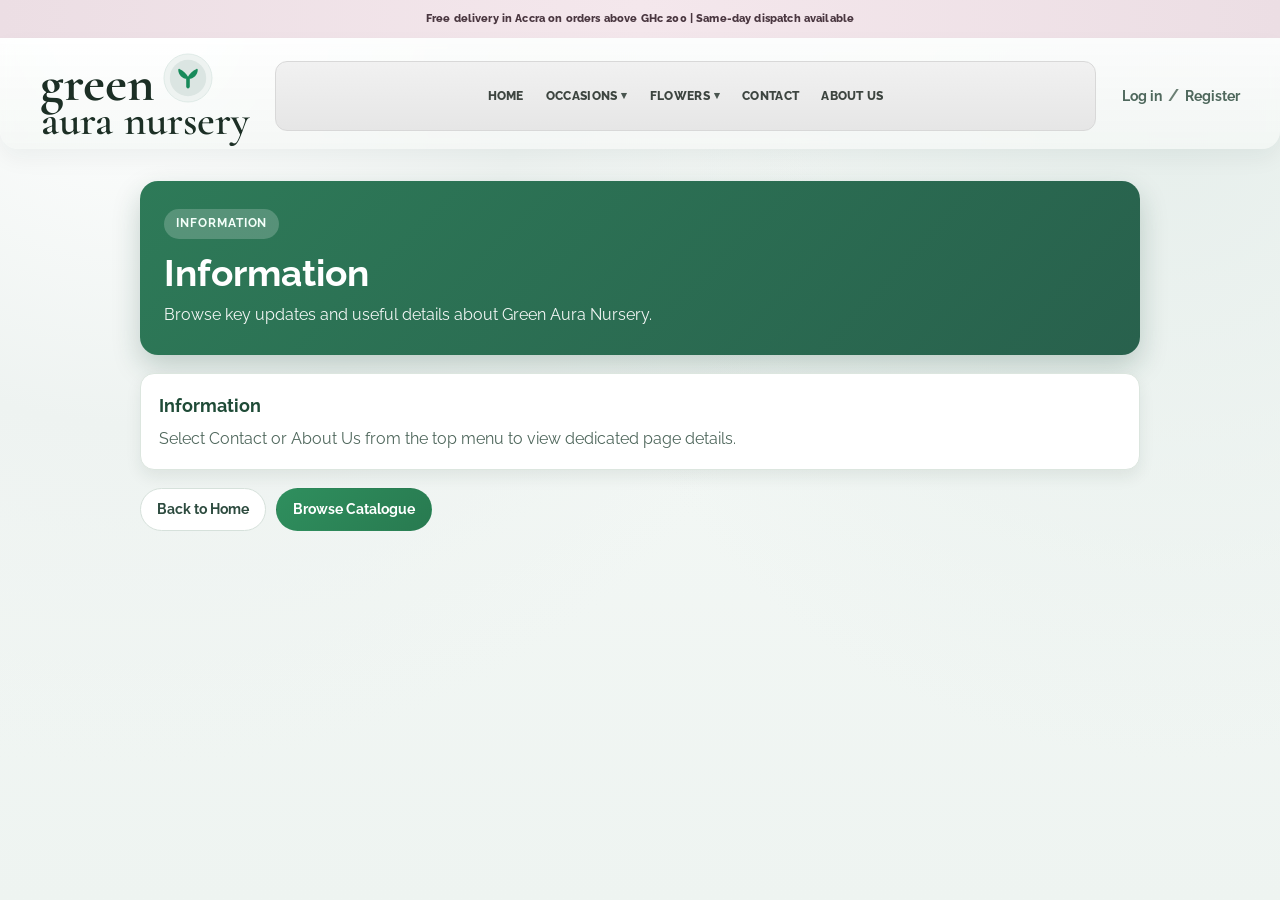
<file: GreenAuraNursery/frontend/public/views/info.html>
<!DOCTYPE html>
<html lang="en">
<head>
    <meta charset="UTF-8">
    <meta name="viewport" content="width=device-width, initial-scale=1.0">
    <title>Information - Green Aura Nursery</title>
    <link rel="preconnect" href="https://fonts.googleapis.com">
    <link rel="preconnect" href="https://fonts.gstatic.com" crossorigin>
    <link href="https://fonts.googleapis.com/css2?family=Cormorant+Garamond:wght@500;600;700&family=Sora:wght@300;400;500;600;700&display=swap" rel="stylesheet">
    <link rel="stylesheet" href="../css/style.css">
    <link rel="stylesheet" href="https://cdnjs.cloudflare.com/ajax/libs/font-awesome/6.4.0/css/all.min.css">
</head>
<body class="modern-cart-page info-page">
    <div class="promo-bar">
        Free delivery in Accra on orders above GHc 200 | Same-day dispatch available
    </div>

    <header class="site-header">
        <div class="header-top">
            <a href="../index.html" class="logo-stack" aria-label="green aura nursery" style="text-decoration:none;">
                <span class="logo-topline">
                    <span class="logo-main">green</span>
                    <img class="brand-logo-mark" src="../assets/images/brand-logo.svg" alt="Green Aura Nursery logo">
                </span>
                <span class="logo-sub">aura nursery</span>
            </a>
            <nav class="top-nav" aria-label="Primary">
                <a href="../index.html">Home</a>
                <details class="nav-dropdown">
                    <summary class="has-arrow">Occasions <span class="arrow">▾</span></summary>
                    <div class="nav-dropdown-menu" role="menu" aria-label="Occasions">
                        <a href="catalogue.html?section=occasions&amp;occasion=easter" role="menuitem">Easter</a>
                        <a href="catalogue.html?section=occasions&amp;occasion=anniversary" role="menuitem">Anniversary</a>
                        <a href="catalogue.html?section=occasions&amp;occasion=birthday" role="menuitem">Birthday</a>
                        <a href="catalogue.html?section=occasions&amp;occasion=congratulations" role="menuitem">Congratulations</a>
                        <a href="catalogue.html?section=occasions&amp;occasion=engagement" role="menuitem">Engagement</a>
                        <a href="catalogue.html?section=occasions&amp;occasion=for-her" role="menuitem">For Her</a>
                        <a href="catalogue.html?section=occasions&amp;occasion=for-him" role="menuitem">For Him</a>
                        <a href="catalogue.html?section=occasions&amp;occasion=friendship" role="menuitem">Friendship</a>
                        <a href="catalogue.html?section=occasions&amp;occasion=get-well" role="menuitem">Get Well</a>
                        <a href="catalogue.html?section=occasions&amp;occasion=just-because" role="menuitem">Just Because</a>
                        <a href="catalogue.html?section=occasions&amp;occasion=kids" role="menuitem">Kids</a>
                        <a href="catalogue.html?section=occasions&amp;occasion=love-and-romance" role="menuitem">Love and Romance</a>
                        <a href="catalogue.html?section=occasions&amp;occasion=new-baby" role="menuitem">New Baby</a>
                        <a href="catalogue.html?section=occasions&amp;occasion=new-job" role="menuitem">New Job</a>
                        <a href="catalogue.html?section=occasions&amp;occasion=sympathy" role="menuitem">Sympathy</a>
                        <a href="catalogue.html?section=occasions&amp;occasion=thank-you" role="menuitem">Thank You</a>
                        <a href="catalogue.html?section=occasions&amp;occasion=wedding" role="menuitem">Wedding</a>
                    </div>
                </details>
                <details class="nav-dropdown">
                    <summary class="has-arrow">Flowers <span class="arrow">▾</span></summary>
                    <div class="nav-dropdown-menu nav-dropdown-menu-flowers" role="menu" aria-label="Flowers">
                        <div class="nav-dropdown-group">
                            <span class="nav-dropdown-group-title">Shop</span>
                            <a href="catalogue.html?section=flowers&amp;group=all-fresh-flowers" role="menuitem">All Fresh Flowers</a>
                            <a href="catalogue.html?section=flowers&amp;group=recently-viewed" role="menuitem">By Recently viewed</a>
                            <a href="catalogue.html?section=flowers&amp;group=recommended" role="menuitem">By Recommended</a>
                        </div>
                        <div class="nav-dropdown-group">
                            <span class="nav-dropdown-group-title">By Style</span>
                            <a href="catalogue.html?section=flowers&amp;style=bouquets" role="menuitem">Bouquets</a>
                            <a href="catalogue.html?section=flowers&amp;style=vases" role="menuitem">Vases</a>
                            <a href="catalogue.html?section=flowers&amp;style=baskets" role="menuitem">Baskets</a>
                            <a href="catalogue.html?section=flowers&amp;style=pottery" role="menuitem">Pottery</a>
                            <a href="catalogue.html?section=flowers&amp;style=wreaths" role="menuitem">Wreaths</a>
                            <a href="catalogue.html?section=flowers&amp;style=metal-buckets" role="menuitem">Metal Buckets</a>
                            <a href="catalogue.html?section=flowers&amp;style=elegant" role="menuitem">Elegant</a>
                        </div>
                        <div class="nav-dropdown-group">
                            <span class="nav-dropdown-group-title">By Variety</span>
                            <a href="catalogue.html?section=flowers&amp;variety=roses" role="menuitem">Roses</a>
                            <a href="catalogue.html?section=flowers&amp;variety=lilies" role="menuitem">Lilies</a>
                            <a href="catalogue.html?section=flowers&amp;variety=chrysanthemums" role="menuitem">Chrysanthemums</a>
                            <a href="catalogue.html?section=flowers&amp;variety=carnations" role="menuitem">Carnations</a>
                            <a href="catalogue.html?section=flowers&amp;variety=gerberas" role="menuitem">Gerberas</a>
                            <a href="catalogue.html?section=flowers&amp;variety=sunflowers" role="menuitem">Sunflowers</a>
                            <a href="catalogue.html?section=flowers&amp;variety=irises" role="menuitem">Irises</a>
                        </div>
                        <div class="nav-dropdown-group">
                            <span class="nav-dropdown-group-title">By Colour</span>
                            <a href="catalogue.html?section=flowers&amp;colour=white" role="menuitem">White</a>
                            <a href="catalogue.html?section=flowers&amp;colour=pink" role="menuitem">Pink</a>
                            <a href="catalogue.html?section=flowers&amp;colour=red" role="menuitem">Red</a>
                            <a href="catalogue.html?section=flowers&amp;colour=yellow" role="menuitem">Yellow</a>
                            <a href="catalogue.html?section=flowers&amp;colour=orange" role="menuitem">Orange</a>
                            <a href="catalogue.html?section=flowers&amp;colour=cream" role="menuitem">Cream</a>
                            <a href="catalogue.html?section=flowers&amp;colour=purple" role="menuitem">Purple</a>
                        </div>
                    </div>
                </details>
                <a href="info.html?topic=contact">Contact</a>
                <a href="info.html?topic=about">About Us</a>
            </nav>
            <div class="account-actions">
                <a class="account-link" href="login.html">Log in</a>
                <span class="account-inline-separator">/</span>
                <a class="account-register-link" href="register.html">Register</a>
            </div>
        </div>
    </header>

    <main class="page-shell">
        <section class="info-hero">
            <span class="info-topic-pill" id="infoTopicPill">Information</span>
            <h1 id="infoTitle">Information</h1>
            <p id="infoLead">Loading details...</p>
        </section>

        <section class="info-layout" id="infoDetails" aria-live="polite">
            <article class="info-panel">
                <h2>Preparing content</h2>
                <p>Loading information...</p>
            </article>
        </section>

        <section class="info-actions">
            <a href="../index.html" class="back-home-link">Back to Home</a>
            <a href="catalogue.html" class="browse-link">Browse Catalogue</a>
        </section>
    </main>
    <script src="../js/app.js"></script>
</body>
</html>
</file>
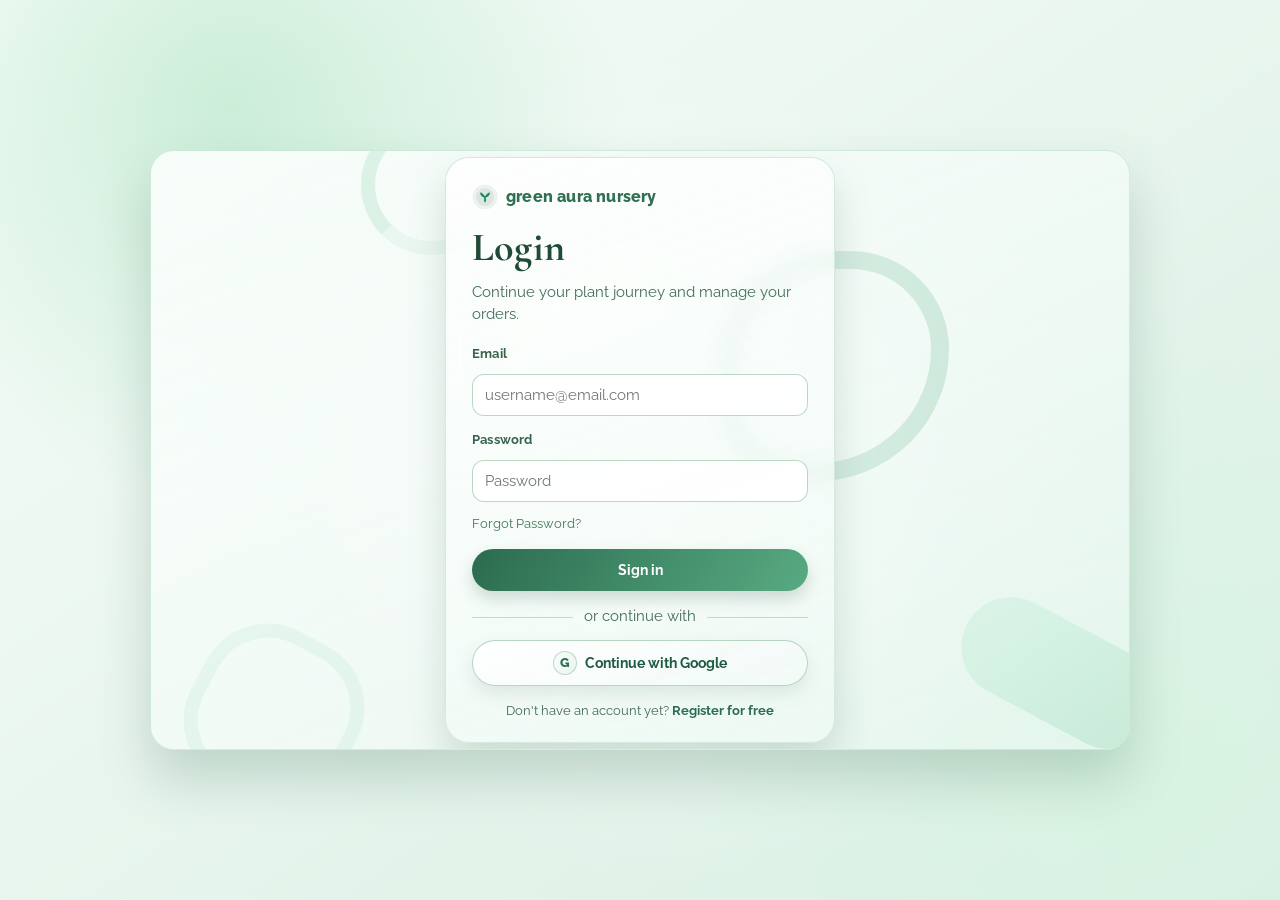
<file: GreenAuraNursery/frontend/public/views/login.html>
<!DOCTYPE html>
<html lang="en">
<head>
    <meta charset="UTF-8">
    <meta name="viewport" content="width=device-width, initial-scale=1.0">
    <title>Login - Green Aura Nursery</title>
    <link rel="stylesheet" href="../css/style.css">
</head>
<body>
    <main class="login-screen">
        <section class="login-scene" aria-label="Login scene">
            <span class="shape shape-ring"></span>
            <span class="shape shape-squiggle"></span>
            <span class="shape shape-leaf"></span>
            <span class="shape shape-wave"></span>

            <section class="login-panel" aria-label="Login form">
                <a class="login-brand" href="../index.html">
                    <img src="../assets/images/brand-logo.svg" alt="Green Aura Nursery logo">
                    <span>green aura nursery</span>
                </a>
                <h1>Login</h1>
                <p>Continue your plant journey and manage your orders.</p>

                <form id="loginForm" class="auth-form login-form">
                    <label for="loginEmail">Email</label>
                    <input id="loginEmail" type="email" placeholder="username@email.com" required>

                    <label for="loginPassword">Password</label>
                    <input id="loginPassword" type="password" placeholder="Password" required>

                    <a class="forgot-link" href="info.html?topic=password-reset">Forgot Password?</a>
                    <button class="cart-btn" type="submit">Sign in</button>
                </form>

                <p class="oauth-divider">or continue with</p>

                <a class="google-login-btn" href="info.html?topic=google-login" aria-label="Continue with Google">
                    Continue with Google
                </a>

                <p class="auth-links">Don't have an account yet? <a href="register.html">Register for free</a></p>
            </section>
        </section>
    </main>
    <script src="../js/app.js"></script>
</body>
</html>
</file>
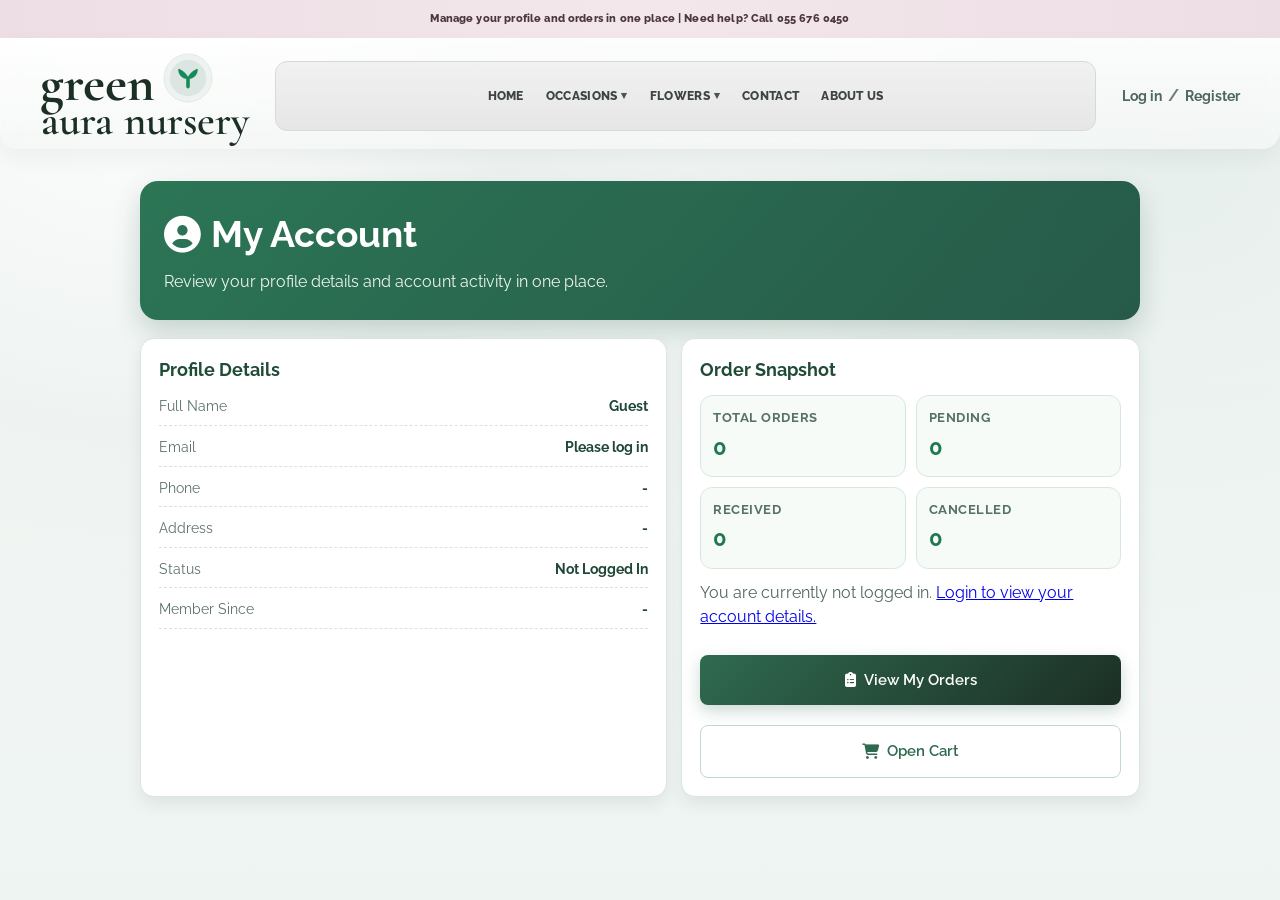
<file: GreenAuraNursery/frontend/public/views/my-account.html>
<!DOCTYPE html>
<html lang="en">
<head>
    <meta charset="UTF-8">
    <meta name="viewport" content="width=device-width, initial-scale=1.0">
    <title>My Account - Green Aura Nursery</title>
    <link rel="preconnect" href="https://fonts.googleapis.com">
    <link rel="preconnect" href="https://fonts.gstatic.com" crossorigin>
    <link href="https://fonts.googleapis.com/css2?family=Cormorant+Garamond:wght@500;600;700&family=Sora:wght@300;400;500;600;700&display=swap" rel="stylesheet">
    <link rel="stylesheet" href="../css/style.css">
    <link rel="stylesheet" href="https://cdnjs.cloudflare.com/ajax/libs/font-awesome/6.4.0/css/all.min.css">
</head>
<body class="modern-cart-page my-account-page">
    <div class="promo-bar">
        Manage your profile and orders in one place | Need help? Call 055 676 0450
    </div>

    <header class="site-header">
        <div class="header-top">
            <a href="../index.html" class="logo-stack" aria-label="green aura nursery" style="text-decoration:none;">
                <span class="logo-topline">
                    <span class="logo-main">green</span>
                    <img class="brand-logo-mark" src="../assets/images/brand-logo.svg" alt="Green Aura Nursery logo">
                </span>
                <span class="logo-sub">aura nursery</span>
            </a>
            <nav class="top-nav" aria-label="Primary">
                <a href="../index.html">Home</a>
                <details class="nav-dropdown">
                    <summary class="has-arrow">Occasions <span class="arrow">▾</span></summary>
                    <div class="nav-dropdown-menu" role="menu" aria-label="Occasions">
                        <a href="catalogue.html?section=occasions&amp;occasion=easter" role="menuitem">Easter</a>
                        <a href="catalogue.html?section=occasions&amp;occasion=anniversary" role="menuitem">Anniversary</a>
                        <a href="catalogue.html?section=occasions&amp;occasion=birthday" role="menuitem">Birthday</a>
                        <a href="catalogue.html?section=occasions&amp;occasion=congratulations" role="menuitem">Congratulations</a>
                        <a href="catalogue.html?section=occasions&amp;occasion=engagement" role="menuitem">Engagement</a>
                        <a href="catalogue.html?section=occasions&amp;occasion=for-her" role="menuitem">For Her</a>
                        <a href="catalogue.html?section=occasions&amp;occasion=for-him" role="menuitem">For Him</a>
                        <a href="catalogue.html?section=occasions&amp;occasion=friendship" role="menuitem">Friendship</a>
                        <a href="catalogue.html?section=occasions&amp;occasion=get-well" role="menuitem">Get Well</a>
                        <a href="catalogue.html?section=occasions&amp;occasion=just-because" role="menuitem">Just Because</a>
                        <a href="catalogue.html?section=occasions&amp;occasion=kids" role="menuitem">Kids</a>
                        <a href="catalogue.html?section=occasions&amp;occasion=love-and-romance" role="menuitem">Love and Romance</a>
                        <a href="catalogue.html?section=occasions&amp;occasion=new-baby" role="menuitem">New Baby</a>
                        <a href="catalogue.html?section=occasions&amp;occasion=new-job" role="menuitem">New Job</a>
                        <a href="catalogue.html?section=occasions&amp;occasion=sympathy" role="menuitem">Sympathy</a>
                        <a href="catalogue.html?section=occasions&amp;occasion=thank-you" role="menuitem">Thank You</a>
                        <a href="catalogue.html?section=occasions&amp;occasion=wedding" role="menuitem">Wedding</a>
                    </div>
                </details>
                <details class="nav-dropdown">
                    <summary class="has-arrow">Flowers <span class="arrow">▾</span></summary>
                    <div class="nav-dropdown-menu nav-dropdown-menu-flowers" role="menu" aria-label="Flowers">
                        <div class="nav-dropdown-group">
                            <span class="nav-dropdown-group-title">Shop</span>
                            <a href="catalogue.html?section=flowers&amp;group=all-fresh-flowers" role="menuitem">All Fresh Flowers</a>
                            <a href="catalogue.html?section=flowers&amp;group=recently-viewed" role="menuitem">By Recently viewed</a>
                            <a href="catalogue.html?section=flowers&amp;group=recommended" role="menuitem">By Recommended</a>
                        </div>
                        <div class="nav-dropdown-group">
                            <span class="nav-dropdown-group-title">By Style</span>
                            <a href="catalogue.html?section=flowers&amp;style=bouquets" role="menuitem">Bouquets</a>
                            <a href="catalogue.html?section=flowers&amp;style=vases" role="menuitem">Vases</a>
                            <a href="catalogue.html?section=flowers&amp;style=baskets" role="menuitem">Baskets</a>
                            <a href="catalogue.html?section=flowers&amp;style=pottery" role="menuitem">Pottery</a>
                            <a href="catalogue.html?section=flowers&amp;style=wreaths" role="menuitem">Wreaths</a>
                            <a href="catalogue.html?section=flowers&amp;style=metal-buckets" role="menuitem">Metal Buckets</a>
                            <a href="catalogue.html?section=flowers&amp;style=elegant" role="menuitem">Elegant</a>
                        </div>
                        <div class="nav-dropdown-group">
                            <span class="nav-dropdown-group-title">By Variety</span>
                            <a href="catalogue.html?section=flowers&amp;variety=roses" role="menuitem">Roses</a>
                            <a href="catalogue.html?section=flowers&amp;variety=lilies" role="menuitem">Lilies</a>
                            <a href="catalogue.html?section=flowers&amp;variety=chrysanthemums" role="menuitem">Chrysanthemums</a>
                            <a href="catalogue.html?section=flowers&amp;variety=carnations" role="menuitem">Carnations</a>
                            <a href="catalogue.html?section=flowers&amp;variety=gerberas" role="menuitem">Gerberas</a>
                            <a href="catalogue.html?section=flowers&amp;variety=sunflowers" role="menuitem">Sunflowers</a>
                            <a href="catalogue.html?section=flowers&amp;variety=irises" role="menuitem">Irises</a>
                        </div>
                        <div class="nav-dropdown-group">
                            <span class="nav-dropdown-group-title">By Colour</span>
                            <a href="catalogue.html?section=flowers&amp;colour=white" role="menuitem">White</a>
                            <a href="catalogue.html?section=flowers&amp;colour=pink" role="menuitem">Pink</a>
                            <a href="catalogue.html?section=flowers&amp;colour=red" role="menuitem">Red</a>
                            <a href="catalogue.html?section=flowers&amp;colour=yellow" role="menuitem">Yellow</a>
                            <a href="catalogue.html?section=flowers&amp;colour=orange" role="menuitem">Orange</a>
                            <a href="catalogue.html?section=flowers&amp;colour=cream" role="menuitem">Cream</a>
                            <a href="catalogue.html?section=flowers&amp;colour=purple" role="menuitem">Purple</a>
                        </div>
                    </div>
                </details>
                <a href="info.html?topic=contact">Contact</a>
                <a href="info.html?topic=about">About Us</a>
            </nav>
            <div class="account-actions">
                <a class="account-link" href="login.html">Log in</a>
                <span class="account-inline-separator">/</span>
                <a class="account-register-link" href="register.html">Register</a>
            </div>
        </div>
    </header>

    <main class="page-shell">
        <section class="account-hero">
            <h1><i class="fas fa-user-circle" aria-hidden="true"></i> My Account</h1>
            <p>Review your profile details and account activity in one place.</p>
        </section>

        <section class="account-grid" aria-label="Account details">
            <article class="account-card account-profile-card">
                <h2>Profile Details</h2>
                <div class="account-details-list">
                    <div class="account-detail-row"><span>Full Name</span><strong id="accountName">Loading...</strong></div>
                    <div class="account-detail-row"><span>Email</span><strong id="accountEmail">Loading...</strong></div>
                    <div class="account-detail-row"><span>Phone</span><strong id="accountPhone">Loading...</strong></div>
                    <div class="account-detail-row"><span>Address</span><strong id="accountAddress">Loading...</strong></div>
                    <div class="account-detail-row"><span>Status</span><strong id="accountStatus">Loading...</strong></div>
                    <div class="account-detail-row"><span>Member Since</span><strong id="accountJoined">Loading...</strong></div>
                </div>
            </article>

            <article class="account-card">
                <h2>Order Snapshot</h2>
                <div class="account-stats-grid">
                    <div class="account-stat"><span>Total Orders</span><strong id="accountTotalOrders">0</strong></div>
                    <div class="account-stat"><span>Pending</span><strong id="accountPendingOrders">0</strong></div>
                    <div class="account-stat"><span>Received</span><strong id="accountReceivedOrders">0</strong></div>
                    <div class="account-stat"><span>Cancelled</span><strong id="accountCancelledOrders">0</strong></div>
                </div>
                <div id="accountSummary" class="account-summary-note">
                    <p>Loading account summary...</p>
                </div>
                <div class="account-actions-row">
                    <a href="my-orders.html" class="checkout-btn"><i class="fas fa-clipboard-list"></i> View My Orders</a>
                    <a href="carts.html" class="continue-btn"><i class="fas fa-shopping-cart"></i> Open Cart</a>
                </div>
            </article>
        </section>
    </main>

    <script src="../js/app.js"></script>
</body>
</html>
</file>
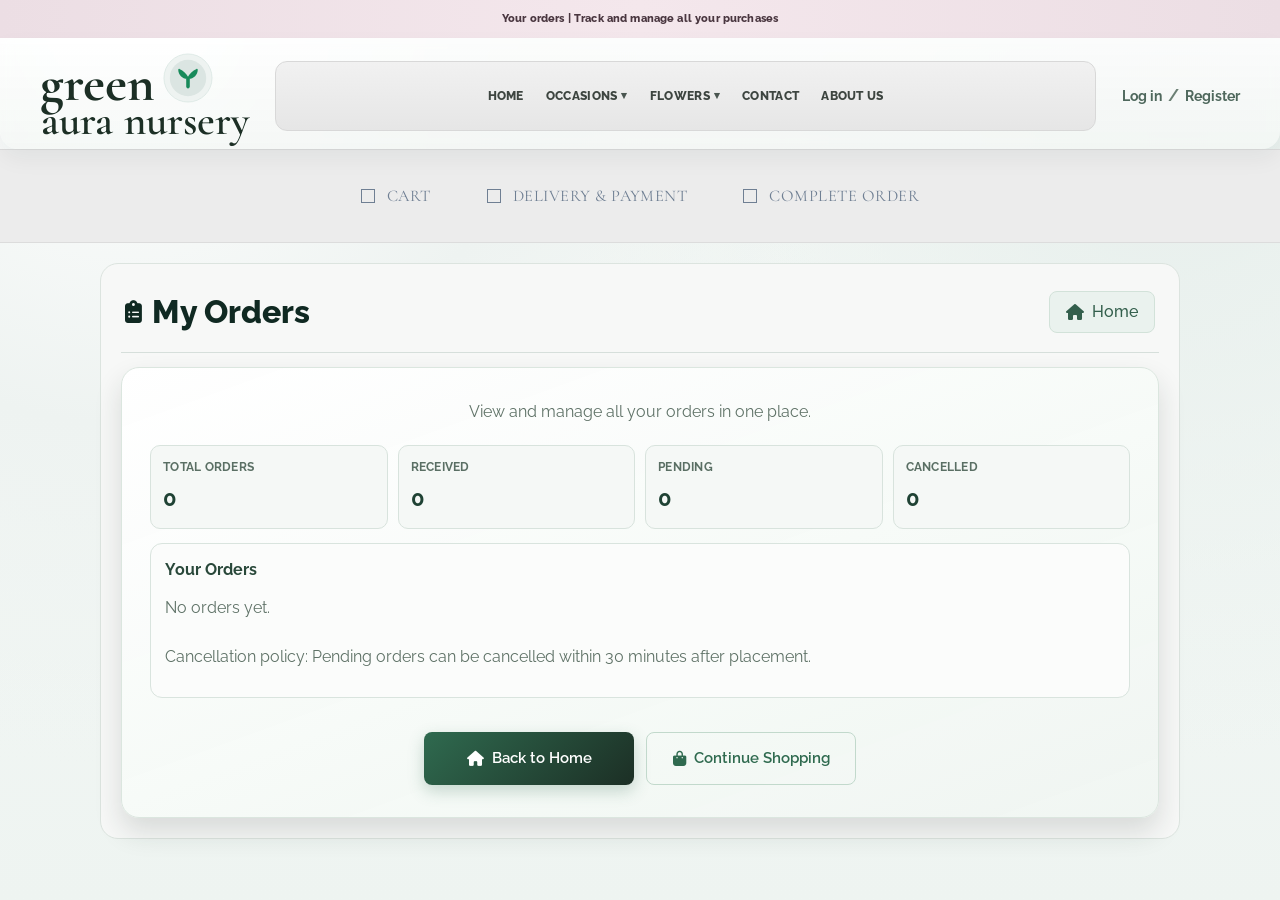
<file: GreenAuraNursery/frontend/public/views/my-orders.html>
<!DOCTYPE html>
<html lang="en">
<head>
    <meta charset="UTF-8">
    <meta name="viewport" content="width=device-width, initial-scale=1.0">
    <title>My Orders - Green Aura Nursery</title>
    <link rel="stylesheet" href="../css/style.css">
    <link rel="stylesheet" href="https://cdnjs.cloudflare.com/ajax/libs/font-awesome/6.4.0/css/all.min.css">
</head>
<body class="modern-cart-page carts-page checkout-page confirmation-page">
    <div class="promo-bar">
        Your orders | Track and manage all your purchases
    </div>

    <header class="site-header">
        <div class="header-top">
            <a href="../index.html" class="logo-stack" aria-label="green aura nursery" style="text-decoration:none;">
                <span class="logo-topline">
                    <span class="logo-main">green</span>
                    <img class="brand-logo-mark" src="../assets/images/brand-logo.svg" alt="Green Aura Nursery logo">
                </span>
                <span class="logo-sub">aura nursery</span>
            </a>
            <nav class="top-nav" aria-label="Primary">
                <a href="../index.html">Home</a>
                <details class="nav-dropdown">
                    <summary class="has-arrow">Occasions <span class="arrow">▾</span></summary>
                    <div class="nav-dropdown-menu" role="menu" aria-label="Occasions">
                        <a href="catalogue.html?section=occasions&amp;occasion=easter" role="menuitem">Easter</a>
                        <a href="catalogue.html?section=occasions&amp;occasion=anniversary" role="menuitem">Anniversary</a>
                        <a href="catalogue.html?section=occasions&amp;occasion=birthday" role="menuitem">Birthday</a>
                        <a href="catalogue.html?section=occasions&amp;occasion=congratulations" role="menuitem">Congratulations</a>
                        <a href="catalogue.html?section=occasions&amp;occasion=engagement" role="menuitem">Engagement</a>
                        <a href="catalogue.html?section=occasions&amp;occasion=for-her" role="menuitem">For Her</a>
                        <a href="catalogue.html?section=occasions&amp;occasion=for-him" role="menuitem">For Him</a>
                        <a href="catalogue.html?section=occasions&amp;occasion=friendship" role="menuitem">Friendship</a>
                        <a href="catalogue.html?section=occasions&amp;occasion=get-well" role="menuitem">Get Well</a>
                        <a href="catalogue.html?section=occasions&amp;occasion=just-because" role="menuitem">Just Because</a>
                        <a href="catalogue.html?section=occasions&amp;occasion=kids" role="menuitem">Kids</a>
                        <a href="catalogue.html?section=occasions&amp;occasion=love-and-romance" role="menuitem">Love and Romance</a>
                        <a href="catalogue.html?section=occasions&amp;occasion=new-baby" role="menuitem">New Baby</a>
                        <a href="catalogue.html?section=occasions&amp;occasion=new-job" role="menuitem">New Job</a>
                        <a href="catalogue.html?section=occasions&amp;occasion=sympathy" role="menuitem">Sympathy</a>
                        <a href="catalogue.html?section=occasions&amp;occasion=thank-you" role="menuitem">Thank You</a>
                        <a href="catalogue.html?section=occasions&amp;occasion=wedding" role="menuitem">Wedding</a>
                    </div>
                </details>
                <details class="nav-dropdown">
                    <summary class="has-arrow">Flowers <span class="arrow">▾</span></summary>
                    <div class="nav-dropdown-menu nav-dropdown-menu-flowers" role="menu" aria-label="Flowers">
                        <div class="nav-dropdown-group">
                            <span class="nav-dropdown-group-title">Shop</span>
                            <a href="catalogue.html?section=flowers&amp;group=all-fresh-flowers" role="menuitem">All Fresh Flowers</a>
                            <a href="catalogue.html?section=flowers&amp;group=recently-viewed" role="menuitem">By Recently viewed</a>
                            <a href="catalogue.html?section=flowers&amp;group=recommended" role="menuitem">By Recommended</a>
                        </div>
                        <div class="nav-dropdown-group">
                            <span class="nav-dropdown-group-title">By Style</span>
                            <a href="catalogue.html?section=flowers&amp;style=bouquets" role="menuitem">Bouquets</a>
                            <a href="catalogue.html?section=flowers&amp;style=vases" role="menuitem">Vases</a>
                            <a href="catalogue.html?section=flowers&amp;style=baskets" role="menuitem">Baskets</a>
                            <a href="catalogue.html?section=flowers&amp;style=pottery" role="menuitem">Pottery</a>
                            <a href="catalogue.html?section=flowers&amp;style=wreaths" role="menuitem">Wreaths</a>
                            <a href="catalogue.html?section=flowers&amp;style=metal-buckets" role="menuitem">Metal Buckets</a>
                            <a href="catalogue.html?section=flowers&amp;style=elegant" role="menuitem">Elegant</a>
                        </div>
                        <div class="nav-dropdown-group">
                            <span class="nav-dropdown-group-title">By Variety</span>
                            <a href="catalogue.html?section=flowers&amp;variety=roses" role="menuitem">Roses</a>
                            <a href="catalogue.html?section=flowers&amp;variety=lilies" role="menuitem">Lilies</a>
                            <a href="catalogue.html?section=flowers&amp;variety=chrysanthemums" role="menuitem">Chrysanthemums</a>
                            <a href="catalogue.html?section=flowers&amp;variety=carnations" role="menuitem">Carnations</a>
                            <a href="catalogue.html?section=flowers&amp;variety=gerberas" role="menuitem">Gerberas</a>
                            <a href="catalogue.html?section=flowers&amp;variety=sunflowers" role="menuitem">Sunflowers</a>
                            <a href="catalogue.html?section=flowers&amp;variety=irises" role="menuitem">Irises</a>
                        </div>
                        <div class="nav-dropdown-group">
                            <span class="nav-dropdown-group-title">By Colour</span>
                            <a href="catalogue.html?section=flowers&amp;colour=white" role="menuitem">White</a>
                            <a href="catalogue.html?section=flowers&amp;colour=pink" role="menuitem">Pink</a>
                            <a href="catalogue.html?section=flowers&amp;colour=red" role="menuitem">Red</a>
                            <a href="catalogue.html?section=flowers&amp;colour=yellow" role="menuitem">Yellow</a>
                            <a href="catalogue.html?section=flowers&amp;colour=orange" role="menuitem">Orange</a>
                            <a href="catalogue.html?section=flowers&amp;colour=cream" role="menuitem">Cream</a>
                            <a href="catalogue.html?section=flowers&amp;colour=purple" role="menuitem">Purple</a>
                        </div>
                    </div>
                </details>
                <a href="info.html?topic=contact">Contact</a>
                <a href="info.html?topic=about">About Us</a>
            </nav>
            <div class="account-actions">
                <a class="account-link" href="login.html">Log in</a>
                <span class="account-inline-separator">/</span>
                <a class="account-register-link" href="register.html">Register</a>
            </div>
        </div>
    </header>

    <section class="cart-steps" aria-label="Order flow steps">
        <div class="cart-steps-wrap confirmation-steps-wrap">
            <div class="cart-step"><span class="step-box" aria-hidden="true"></span><span>CART</span></div>
            <div class="cart-step"><span class="step-box" aria-hidden="true"></span><span>DELIVERY &amp; PAYMENT</span></div>
            <div class="cart-step"><span class="step-box" aria-hidden="true"></span><span>COMPLETE ORDER</span></div>
        </div>
    </section>

    <main class="page-shell">
        <section class="cart-container checkout-shell confirmation-shell">
            <div class="cart-header confirmation-header">
                <div class="header-content">
                    <h1><i class="fas fa-clipboard-list"></i> My Orders</h1>
                    <a href="../index.html" class="continue-shopping">
                        <i class="fas fa-home"></i> Home
                    </a>
                </div>
            </div>

            <section class="confirmation-card">
                <p class="confirmation-subtext">View and manage all your orders in one place.</p>

                <section class="order-overview" aria-label="Order overview">
                    <div class="order-stats-grid">
                        <article class="order-stat-card">
                            <h4>Total Orders</h4>
                            <p id="ordersTotalCount">0</p>
                        </article>
                        <article class="order-stat-card">
                            <h4>Received</h4>
                            <p id="ordersReceivedCount">0</p>
                        </article>
                        <article class="order-stat-card">
                            <h4>Pending</h4>
                            <p id="ordersPendingCount">0</p>
                        </article>
                        <article class="order-stat-card">
                            <h4>Cancelled</h4>
                            <p id="ordersCancelledCount">0</p>
                        </article>
                    </div>

                    <div class="orders-history-wrap">
                        <h3>Your Orders</h3>
                        <div id="orderHistoryList" class="order-history-list">
                            <p class="order-history-empty">No orders yet.</p>
                        </div>
                        <p class="order-policy-note">Cancellation policy: Pending orders can be cancelled within 30 minutes after placement.</p>
                    </div>
                </section>

                <div class="confirmation-actions">
                    <a href="../index.html" class="checkout-btn">
                        <i class="fas fa-home"></i> Back to Home
                    </a>
                    <a href="catalogue.html" class="continue-btn">
                        <i class="fas fa-shopping-bag"></i> Continue Shopping
                    </a>
                </div>
            </section>
        </section>
    </main>
    <script src="../js/app.js"></script>
</body>
</html>
</file>
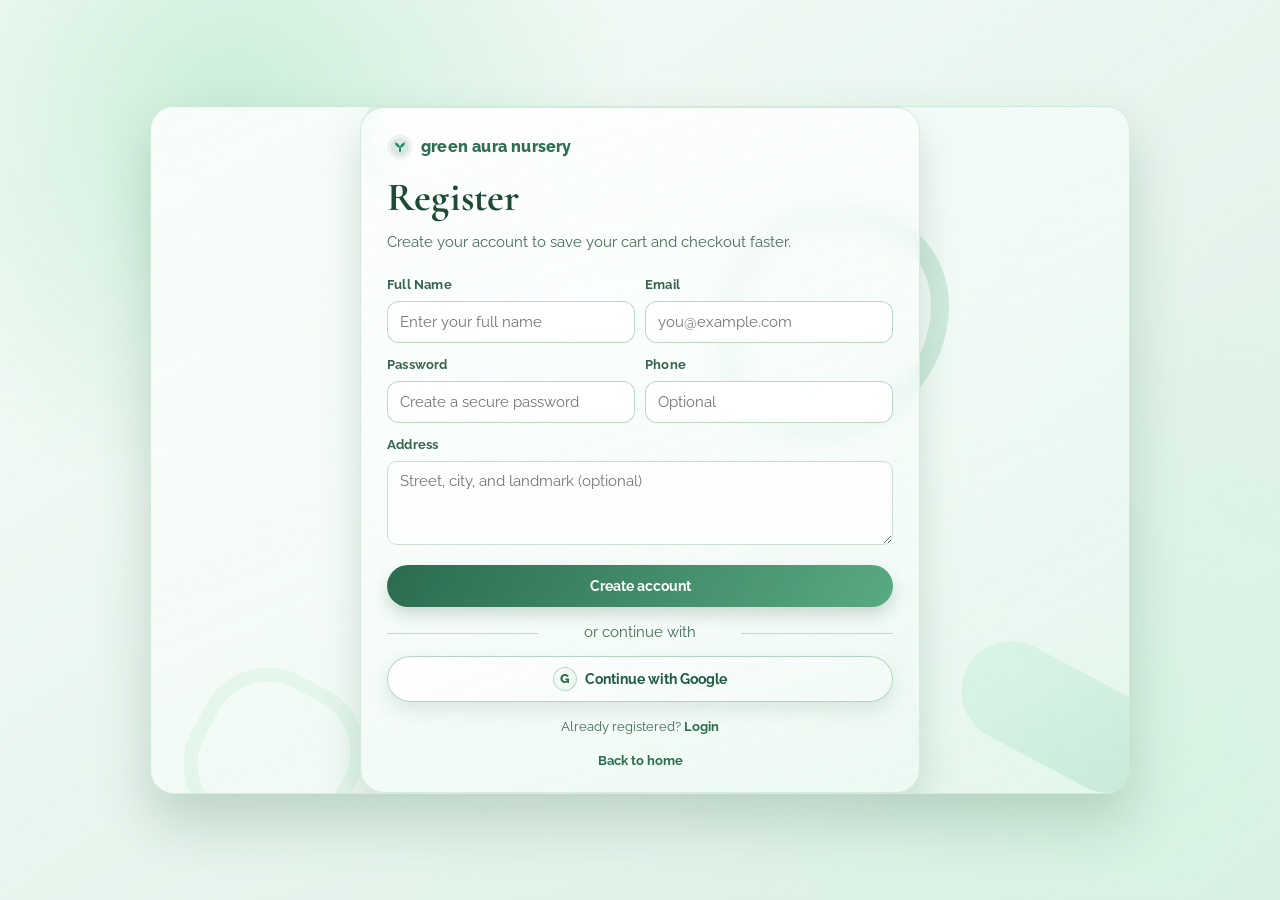
<file: GreenAuraNursery/frontend/public/views/register.html>
<!DOCTYPE html>
<html lang="en">
<head>
    <meta charset="UTF-8">
    <meta name="viewport" content="width=device-width, initial-scale=1.0">
    <title>Register - Green Aura Nursery</title>
    <link rel="stylesheet" href="../css/style.css">
</head>
<body>
    <main class="login-screen">
        <section class="login-scene" aria-label="Register scene">
            <span class="shape shape-ring"></span>
            <span class="shape shape-squiggle"></span>
            <span class="shape shape-leaf"></span>
            <span class="shape shape-wave"></span>

            <section class="login-panel register-panel" aria-label="Register form">
                <a class="login-brand" href="../index.html">
                    <img src="../assets/images/brand-logo.svg" alt="Green Aura Nursery logo">
                    <span>green aura nursery</span>
                </a>
                <h1>Register</h1>
                <p>Create your account to save your cart and checkout faster.</p>

                <form id="registerForm" class="auth-form login-form">
                    <div class="register-grid">
                        <div class="auth-field">
                            <label for="registerName">Full Name</label>
                            <input id="registerName" type="text" placeholder="Enter your full name" required>
                        </div>

                        <div class="auth-field">
                            <label for="registerEmail">Email</label>
                            <input id="registerEmail" type="email" placeholder="you@example.com" required>
                        </div>

                        <div class="auth-field">
                            <label for="registerPassword">Password</label>
                            <input id="registerPassword" type="password" placeholder="Create a secure password" required>
                        </div>

                        <div class="auth-field">
                            <label for="registerPhone">Phone</label>
                            <input id="registerPhone" type="text" placeholder="Optional">
                        </div>

                        <div class="auth-field field-span-full">
                            <label for="registerAddress">Address</label>
                            <textarea id="registerAddress" rows="3" placeholder="Street, city, and landmark (optional)"></textarea>
                        </div>
                    </div>

                    <button class="cart-btn" type="submit">Create account</button>
                </form>

                <p class="oauth-divider">or continue with</p>
                <a class="google-login-btn" href="info.html?topic=google-login" aria-label="Continue with Google">Continue with Google</a>

                <p class="auth-links">Already registered? <a href="login.html">Login</a></p>
                <p class="auth-links"><a href="../index.html">Back to home</a></p>
            </section>
        </section>
    </main>
    <script src="../js/app.js"></script>
</body>
</html>
</file>
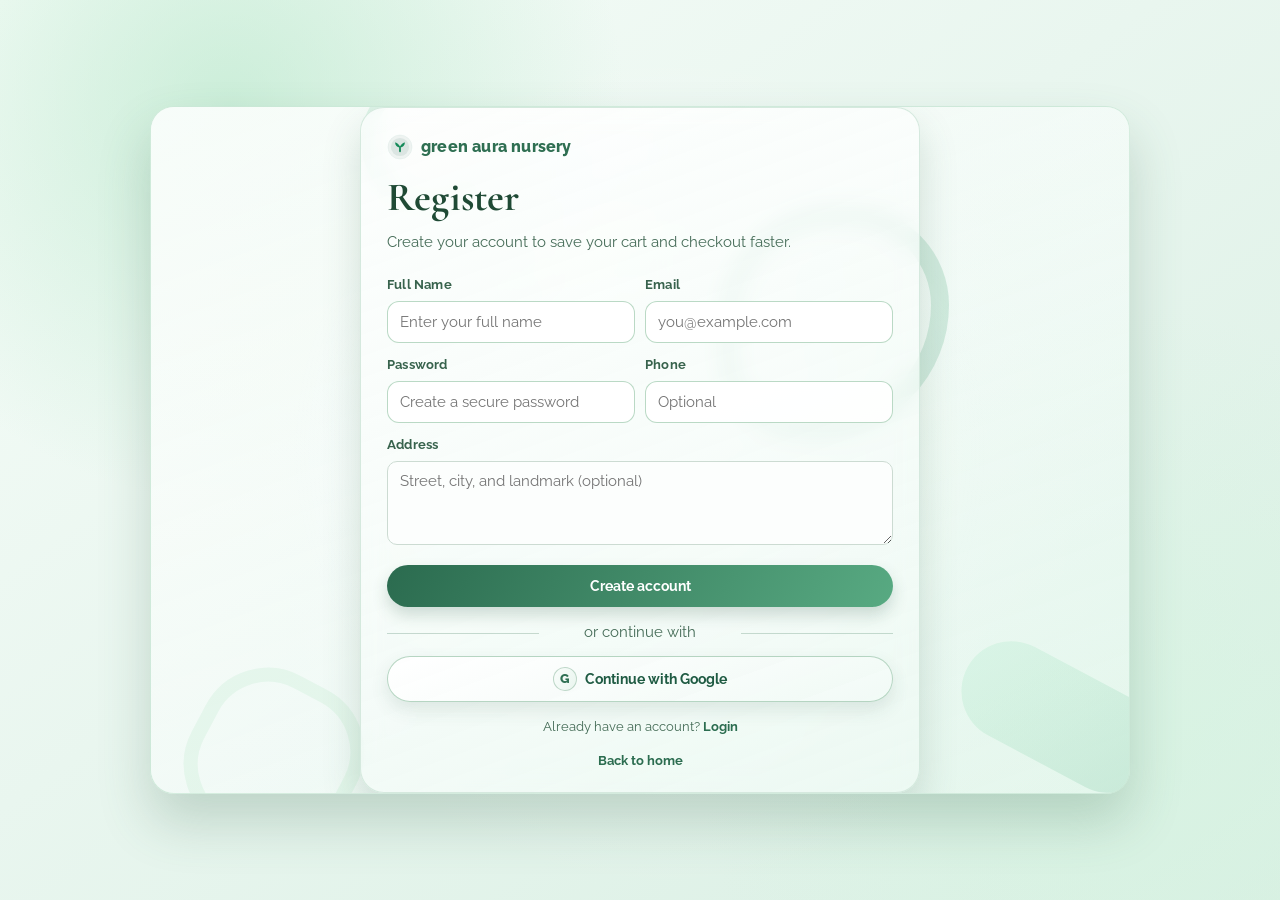
<file: GreenAuraNursery/frontend/public/views/signup.html>
<!DOCTYPE html>
<html lang="en">
<head>
    <meta charset="UTF-8">
    <meta name="viewport" content="width=device-width, initial-scale=1.0">
    <title>Signup - Green Aura Nursery</title>
    <link rel="stylesheet" href="../css/style.css">
</head>
<body>
    <main class="login-screen">
        <section class="login-scene" aria-label="Signup scene">
            <span class="shape shape-ring"></span>
            <span class="shape shape-squiggle"></span>
            <span class="shape shape-leaf"></span>
            <span class="shape shape-wave"></span>

            <section class="login-panel register-panel" aria-label="Signup form">
                <a class="login-brand" href="../index.html">
                    <img src="../assets/images/brand-logo.svg" alt="Green Aura Nursery logo">
                    <span>green aura nursery</span>
                </a>
                <h1>Register</h1>
                <p>Create your account to save your cart and checkout faster.</p>

                <form id="registerForm" class="auth-form login-form">
                    <div class="register-grid">
                        <div class="auth-field">
                            <label for="registerName">Full Name</label>
                            <input id="registerName" type="text" placeholder="Enter your full name" required>
                        </div>

                        <div class="auth-field">
                            <label for="registerEmail">Email</label>
                            <input id="registerEmail" type="email" placeholder="you@example.com" required>
                        </div>

                        <div class="auth-field">
                            <label for="registerPassword">Password</label>
                            <input id="registerPassword" type="password" placeholder="Create a secure password" required>
                        </div>

                        <div class="auth-field">
                            <label for="registerPhone">Phone</label>
                            <input id="registerPhone" type="text" placeholder="Optional">
                        </div>

                        <div class="auth-field field-span-full">
                            <label for="registerAddress">Address</label>
                            <textarea id="registerAddress" rows="3" placeholder="Street, city, and landmark (optional)"></textarea>
                        </div>
                    </div>

                    <button class="cart-btn" type="submit">Create account</button>
                </form>

                <p class="oauth-divider">or continue with</p>
                <a class="google-login-btn" href="info.html?topic=google-login" aria-label="Continue with Google">Continue with Google</a>

                <p class="auth-links">Already have an account? <a href="login.html">Login</a></p>
                <p class="auth-links"><a href="../index.html">Back to home</a></p>
            </section>
        </section>
    </main>
    <script src="../js/app.js"></script>
</body>
</html>
</file>
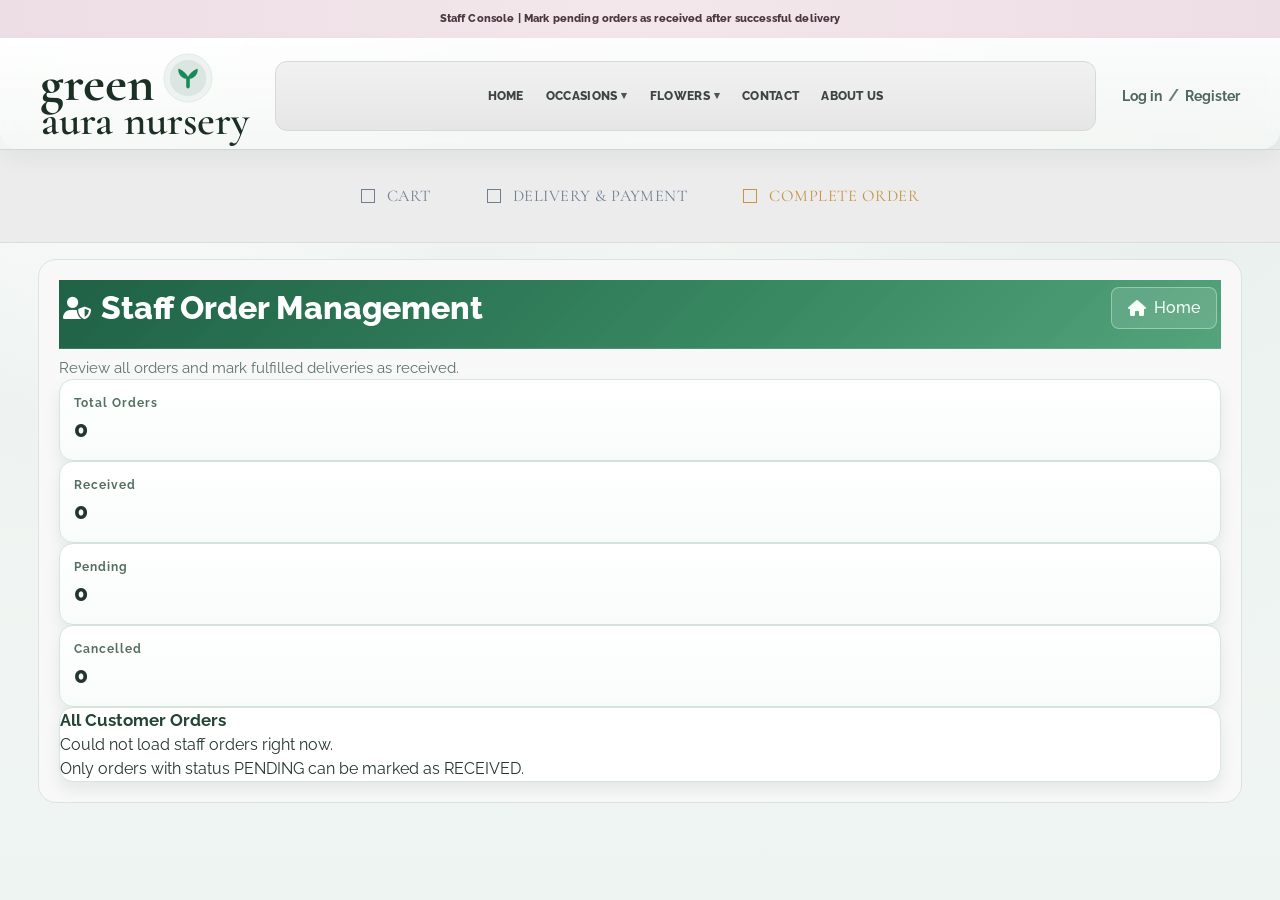
<file: GreenAuraNursery/frontend/public/views/staff-orders.html>
<!DOCTYPE html>
<html lang="en">
<head>
    <meta charset="UTF-8">
    <meta name="viewport" content="width=device-width, initial-scale=1.0">
    <title>Staff Orders - Green Aura Nursery</title>
    <link rel="stylesheet" href="../css/style.css">
    <link rel="stylesheet" href="https://cdnjs.cloudflare.com/ajax/libs/font-awesome/6.4.0/css/all.min.css">
</head>
<body class="modern-cart-page carts-page checkout-page staff-orders-page">
    <div class="promo-bar">
        Staff Console | Mark pending orders as received after successful delivery
    </div>

    <header class="site-header">
        <div class="header-top">
            <a href="../index.html" class="logo-stack" aria-label="green aura nursery" style="text-decoration:none;">
                <span class="logo-topline">
                    <span class="logo-main">green</span>
                    <img class="brand-logo-mark" src="../assets/images/brand-logo.svg" alt="Green Aura Nursery logo">
                </span>
                <span class="logo-sub">aura nursery</span>
            </a>
            <nav class="top-nav" aria-label="Primary">
                <a href="../index.html">Home</a>
                <details class="nav-dropdown">
                    <summary class="has-arrow">Occasions <span class="arrow">▾</span></summary>
                    <div class="nav-dropdown-menu" role="menu" aria-label="Occasions">
                        <a href="catalogue.html?section=occasions&amp;occasion=easter" role="menuitem">Easter</a>
                        <a href="catalogue.html?section=occasions&amp;occasion=anniversary" role="menuitem">Anniversary</a>
                        <a href="catalogue.html?section=occasions&amp;occasion=birthday" role="menuitem">Birthday</a>
                        <a href="catalogue.html?section=occasions&amp;occasion=congratulations" role="menuitem">Congratulations</a>
                        <a href="catalogue.html?section=occasions&amp;occasion=engagement" role="menuitem">Engagement</a>
                        <a href="catalogue.html?section=occasions&amp;occasion=for-her" role="menuitem">For Her</a>
                        <a href="catalogue.html?section=occasions&amp;occasion=for-him" role="menuitem">For Him</a>
                        <a href="catalogue.html?section=occasions&amp;occasion=friendship" role="menuitem">Friendship</a>
                        <a href="catalogue.html?section=occasions&amp;occasion=get-well" role="menuitem">Get Well</a>
                        <a href="catalogue.html?section=occasions&amp;occasion=just-because" role="menuitem">Just Because</a>
                        <a href="catalogue.html?section=occasions&amp;occasion=kids" role="menuitem">Kids</a>
                        <a href="catalogue.html?section=occasions&amp;occasion=love-and-romance" role="menuitem">Love and Romance</a>
                        <a href="catalogue.html?section=occasions&amp;occasion=new-baby" role="menuitem">New Baby</a>
                        <a href="catalogue.html?section=occasions&amp;occasion=new-job" role="menuitem">New Job</a>
                        <a href="catalogue.html?section=occasions&amp;occasion=sympathy" role="menuitem">Sympathy</a>
                        <a href="catalogue.html?section=occasions&amp;occasion=thank-you" role="menuitem">Thank You</a>
                        <a href="catalogue.html?section=occasions&amp;occasion=wedding" role="menuitem">Wedding</a>
                    </div>
                </details>
                <details class="nav-dropdown">
                    <summary class="has-arrow">Flowers <span class="arrow">▾</span></summary>
                    <div class="nav-dropdown-menu nav-dropdown-menu-flowers" role="menu" aria-label="Flowers">
                        <div class="nav-dropdown-group">
                            <span class="nav-dropdown-group-title">Shop</span>
                            <a href="catalogue.html?section=flowers&amp;group=all-fresh-flowers" role="menuitem">All Fresh Flowers</a>
                            <a href="catalogue.html?section=flowers&amp;group=recently-viewed" role="menuitem">By Recently viewed</a>
                            <a href="catalogue.html?section=flowers&amp;group=recommended" role="menuitem">By Recommended</a>
                        </div>
                        <div class="nav-dropdown-group">
                            <span class="nav-dropdown-group-title">By Style</span>
                            <a href="catalogue.html?section=flowers&amp;style=bouquets" role="menuitem">Bouquets</a>
                            <a href="catalogue.html?section=flowers&amp;style=vases" role="menuitem">Vases</a>
                            <a href="catalogue.html?section=flowers&amp;style=baskets" role="menuitem">Baskets</a>
                            <a href="catalogue.html?section=flowers&amp;style=pottery" role="menuitem">Pottery</a>
                            <a href="catalogue.html?section=flowers&amp;style=wreaths" role="menuitem">Wreaths</a>
                            <a href="catalogue.html?section=flowers&amp;style=metal-buckets" role="menuitem">Metal Buckets</a>
                            <a href="catalogue.html?section=flowers&amp;style=elegant" role="menuitem">Elegant</a>
                        </div>
                        <div class="nav-dropdown-group">
                            <span class="nav-dropdown-group-title">By Variety</span>
                            <a href="catalogue.html?section=flowers&amp;variety=roses" role="menuitem">Roses</a>
                            <a href="catalogue.html?section=flowers&amp;variety=lilies" role="menuitem">Lilies</a>
                            <a href="catalogue.html?section=flowers&amp;variety=chrysanthemums" role="menuitem">Chrysanthemums</a>
                            <a href="catalogue.html?section=flowers&amp;variety=carnations" role="menuitem">Carnations</a>
                            <a href="catalogue.html?section=flowers&amp;variety=gerberas" role="menuitem">Gerberas</a>
                            <a href="catalogue.html?section=flowers&amp;variety=sunflowers" role="menuitem">Sunflowers</a>
                            <a href="catalogue.html?section=flowers&amp;variety=irises" role="menuitem">Irises</a>
                        </div>
                        <div class="nav-dropdown-group">
                            <span class="nav-dropdown-group-title">By Colour</span>
                            <a href="catalogue.html?section=flowers&amp;colour=white" role="menuitem">White</a>
                            <a href="catalogue.html?section=flowers&amp;colour=pink" role="menuitem">Pink</a>
                            <a href="catalogue.html?section=flowers&amp;colour=red" role="menuitem">Red</a>
                            <a href="catalogue.html?section=flowers&amp;colour=yellow" role="menuitem">Yellow</a>
                            <a href="catalogue.html?section=flowers&amp;colour=orange" role="menuitem">Orange</a>
                            <a href="catalogue.html?section=flowers&amp;colour=cream" role="menuitem">Cream</a>
                            <a href="catalogue.html?section=flowers&amp;colour=purple" role="menuitem">Purple</a>
                        </div>
                    </div>
                </details>
                <a href="info.html?topic=contact">Contact</a>
                <a href="info.html?topic=about">About Us</a>
            </nav>
            <div class="account-actions">
                <a class="account-link" href="login.html">Log in</a>
                <span class="account-inline-separator">/</span>
                <a class="account-register-link" href="register.html">Register</a>
            </div>
        </div>
    </header>

    <section class="cart-steps" aria-label="Order flow steps">
        <div class="cart-steps-wrap confirmation-steps-wrap">
            <div class="cart-step"><span class="step-box" aria-hidden="true"></span><span>CART</span></div>
            <div class="cart-step"><span class="step-box" aria-hidden="true"></span><span>DELIVERY &amp; PAYMENT</span></div>
            <div class="cart-step active"><span class="step-box" aria-hidden="true"></span><span>COMPLETE ORDER</span></div>
        </div>
    </section>

    <main class="page-shell">
        <section class="cart-container checkout-shell confirmation-shell">
            <div class="cart-header confirmation-header">
                <div class="header-content">
                    <h1><i class="fas fa-user-shield"></i> Staff Order Management</h1>
                    <a href="../index.html" class="continue-shopping">
                        <i class="fas fa-home"></i> Home
                    </a>
                </div>
            </div>

            <section class="confirmation-card">
                <p class="confirmation-subtext">Review all orders and mark fulfilled deliveries as received.</p>

                <section class="order-overview" aria-label="Order overview">
                    <div class="order-stats-grid">
                        <article class="order-stat-card">
                            <h4>Total Orders</h4>
                            <p id="staffOrdersTotalCount">0</p>
                        </article>
                        <article class="order-stat-card">
                            <h4>Received</h4>
                            <p id="staffOrdersReceivedCount">0</p>
                        </article>
                        <article class="order-stat-card">
                            <h4>Pending</h4>
                            <p id="staffOrdersPendingCount">0</p>
                        </article>
                        <article class="order-stat-card">
                            <h4>Cancelled</h4>
                            <p id="staffOrdersCancelledCount">0</p>
                        </article>
                    </div>

                    <div class="orders-history-wrap">
                        <h3>All Customer Orders</h3>
                        <div id="staffOrderHistoryList" class="order-history-list">
                            <p class="order-history-empty">No orders available.</p>
                        </div>
                        <p class="order-policy-note">Only orders with status PENDING can be marked as RECEIVED.</p>
                    </div>
                </section>
            </section>
        </section>
    </main>

    <script src="../js/app.js"></script>
</body>
</html>
</file>
<file: GreenAuraNursery/frontend/public/css/style.css>
@import url('https://fonts.googleapis.com/css2?family=Raleway:wght@400;500;600;700;800&family=Cormorant+Garamond:wght@600;700&display=swap');

:root {
    --brand-dark: #1c2f25;
    --brand-mid: #2f6a4f;
    --brand-light: #68b18d;
    --teal-deep: #285f62;
    --teal-soft: #4d8b8d;
    --rose-tint: #f7ecef;
    --paper: #f8f7f3;
    --white: #ffffff;
    --text-main: #24352d;
    --text-soft: #5f7267;
    --line: #e4e8e4;
    --shadow-sm: 0 6px 18px rgba(29, 42, 36, 0.08);
    --shadow-md: 0 14px 28px rgba(29, 42, 36, 0.14);
}

* {
    margin: 0;
    padding: 0;
    box-sizing: border-box;
}

body {
    font-family: 'Raleway', Arial, sans-serif;
    color: var(--text-main);
    background:
        radial-gradient(circle at 10% 2%, #ffffff 0%, #eef3f1 28%, transparent 52%),
        radial-gradient(circle at 92% 16%, #e7efec 0%, transparent 44%),
        linear-gradient(180deg, #f7faf8 0%, #eef4f1 100%);
    line-height: 1.5;
    min-height: 100vh;
}

a {
    transition: color 0.2s ease, opacity 0.2s ease;
}

button,
input,
textarea,
select {
    font-family: inherit;
}

:focus-visible {
    outline: 2px solid rgba(70, 140, 108, 0.65);
    outline-offset: 2px;
}

.promo-bar {
    background: linear-gradient(90deg, #ecdee4 0%, #f4e7ec 50%, #ecdee4 100%);
    color: #4a3740;
    text-align: center;
    height: 38px;
    display: grid;
    place-items: center;
    padding: 0 8px;
    font-size: 0.66rem;
    font-weight: 800;
    letter-spacing: 0.15px;
}

.site-header {
    background: linear-gradient(180deg, rgba(255, 255, 255, 0.78), rgba(244, 247, 245, 0.82));
    border-bottom: none;
    box-shadow: 0 10px 22px rgba(28, 47, 37, 0.05);
    border-radius: 0 0 18px 18px;
    position: sticky;
    top: 0;
    z-index: 1200;
    backdrop-filter: blur(6px);
}

.breadcrumb-strip {
    background: #f0f1f2;
    border-top: 1px solid #d9dde0;
    border-bottom: 1px solid #d9dde0;
}

.breadcrumb-wrap {
    width: min(1200px, 94%);
    margin: 0 auto;
    min-height: 26px;
    display: flex;
    align-items: center;
    gap: 6px;
    color: #2f5e72;
}

.crumb-home {
    color: #2f6f85;
    text-decoration: none;
    font-size: 1.34rem;
    line-height: 1;
}

.crumb-link,
.crumb-current {
    font-size: 2.05rem;
    font-weight: 600;
    letter-spacing: 0.1px;
    color: #2f5e72;
    text-decoration: none;
}

.crumb-sep {
    color: #7d8e98;
    font-size: 2.05rem;
    font-weight: 500;
}

.crumb-link:hover {
    color: #21495a;
}

.cart-crumb-wrap {
    justify-content: space-between;
    min-height: 40px;
    padding: 6px 0;
}

.cart-crumb-actions {
    display: inline-flex;
    align-items: center;
    gap: 14px;
}

.cart-crumb-left {
    display: inline-flex;
    align-items: center;
    gap: 6px;
    color: #2f5e72;
    font-size: 0.8rem;
    font-weight: 700;
}

.cart-home-link {
    color: inherit;
    text-decoration: none;
    display: inline-flex;
    align-items: center;
}

.cart-home-glyph {
    font-size: 0.92rem;
    line-height: 1;
    color: #2f6f85;
}

.cart-home-link:hover .cart-home-glyph {
    color: #21495a;
}

.cart-crumb-right {
    display: inline-flex;
    align-items: center;
    gap: 5px;
    color: #2f5e72;
    text-decoration: none;
    font-size: 0.74rem;
    font-weight: 700;
}

.cart-view-link {
    display: inline-flex;
    align-items: center;
    gap: 5px;
    color: #2f5e72;
    text-decoration: none;
    font-size: 0.74rem;
    font-weight: 700;
}

.cart-view-link:hover {
    color: #21495a;
}

.cart-crumb-right:hover {
    color: #21495a;
}

.header-top,
.header-middle,
.main-nav {
    width: min(1200px, 94%);
    margin: 0 auto;
}

.header-top {
    display: grid;
    grid-template-columns: auto 1fr auto;
    align-items: center;
    gap: 26px;
    padding: 16px 0 10px;

    }


.logo-stack {
    display: inline-flex;
    flex-direction: column;
    align-items: flex-start;
    gap: 0;
    font-family: 'Cormorant Garamond', Georgia, serif;
    text-transform: lowercase;
    color: var(--brand-dark);
    line-height: 0.86;
    letter-spacing: 0.1px;
    min-width: 205px;
}

.logo-topline {
    display: inline-flex;
    align-items: flex-end;
    gap: 6px;
}

.brand-logo-mark {
    width: 52px;
    height: 52px;
    flex: 0 0 52px;
    transform: translateY(-2px);
}

.logo-main {
    display: block;
    font-size: clamp(2.55rem, 4.1vw, 3.55rem);
    font-weight: 700;
}

.logo-sub {
    display: block;
    margin-top: -4px;
    padding-left: 1px;
    font-size: clamp(2.25rem, 3.35vw, 3.05rem);
    font-weight: 600;
}

.account-link {
    text-align: right;
    white-space: nowrap;
    font-size: 0.85rem;
    color: #4f685d;
    font-weight: 700;
    text-decoration: none;
    transition: color 0.2s ease;
}

.account-actions {
    display: inline-flex;
    align-items: center;
    justify-content: flex-end;
    white-space: nowrap;
}

.account-link:hover {
    color: var(--brand-mid);
}

.account-link.logged-out-link {
    display: inline-flex;
    align-items: center;
    min-height: 32px;
}

.account-inline-separator {
    margin: 0 6px;
    color: #6b7f74;
    font-weight: 700;
    line-height: 1;
}

.account-register-link {
    color: #4f685d;
    text-decoration: none;
    font-size: 0.85rem;
    font-weight: 700;
}

.account-register-link:hover {
    color: var(--brand-mid);
}

.account-link.logged-in {
    display: inline-flex;
    align-items: center;
    justify-content: center;
    min-width: 44px;
    min-height: 44px;
    border-radius: 999px;
    background: linear-gradient(145deg, #2f6a4f, #5fa486);
    box-shadow: 0 8px 16px rgba(35, 78, 58, 0.28);
    color: #ffffff;
    font-size: 0;
}

.account-avatar {
    width: 14px;
    height: 14px;
    border-radius: 999px;
    background: #ffffff;
    display: inline-block;
}

.header-top {
    position: relative;
}

.account-menu {
    position: absolute;
    right: 0;
    top: calc(100% + 10px);
    background: #ffffff;
    border: 1px solid #d8e4dd;
    border-radius: 12px;
    box-shadow: 0 14px 28px rgba(28, 47, 37, 0.16);
    min-width: 150px;
    padding: 8px;
    display: none;
    z-index: 1300;
}

.account-menu.show {
    display: grid;
    gap: 4px;
}

.account-menu a,
.account-menu button {
    text-align: left;
    border: none;
    background: #f7fbf8;
    color: #2d4d3f;
    text-decoration: none;
    border-radius: 8px;
    padding: 8px 10px;
    font-size: 0.86rem;
    font-weight: 700;
    cursor: pointer;
    display: flex;
    align-items: center;
    gap: 8px;
}

.account-menu a i,
.account-menu button i {
    font-size: 0.82rem;
    width: 16px;
    text-align: center;
    color: #2f6b3f;
}

.account-menu a:hover,
.account-menu button:hover {
    background: #eef6f1;
}

.top-nav {
    display: flex;
    align-items: center;
    gap: 4px;
    flex-wrap: wrap;
    justify-content: center;
    background: linear-gradient(180deg, #f1f1f1 0%, #e6e6e6 100%);
    border: 1px solid #d8d8d8;
    border-radius: 12px;
    padding: 8px 10px;
    min-height: 70px;
}

.top-nav a {
    text-decoration: none;
    color: #3d4540;
    text-transform: uppercase;
    font-size: 0.75rem;
    font-weight: 800;
    letter-spacing: 0.3px;
    padding: 8px 9px;
    border-radius: 8px;
    display: inline-flex;
    align-items: center;
    gap: 4px;
    transition: background 0.2s ease, color 0.2s ease;
    position: relative;
}

.top-nav .nav-dropdown {
    position: relative;
}

.top-nav .nav-dropdown summary {
    list-style: none;
    text-decoration: none;
    color: #3d4540;
    text-transform: uppercase;
    font-size: 0.75rem;
    font-weight: 800;
    letter-spacing: 0.3px;
    padding: 8px 9px;
    border-radius: 8px;
    display: inline-flex;
    align-items: center;
    gap: 4px;
    transition: background 0.2s ease, color 0.2s ease;
    position: relative;
    cursor: pointer;
}

.top-nav .nav-dropdown summary::-webkit-details-marker {
    display: none;
}

.top-nav a:hover {
    background: rgba(255, 255, 255, 0.66);
    color: #24352d;
}

.top-nav .nav-dropdown summary:hover {
    background: rgba(255, 255, 255, 0.66);
    color: #24352d;
}

.top-nav a::after {
    content: "";
    position: absolute;
    left: 9px;
    right: 9px;
    bottom: 5px;
    height: 2px;
    border-radius: 999px;
    background: linear-gradient(90deg, rgba(56, 112, 86, 0), rgba(56, 112, 86, 0.62), rgba(56, 112, 86, 0));
    transform: scaleX(0.15);
    opacity: 0;
    transition: transform 0.2s ease, opacity 0.2s ease;
}

.top-nav .nav-dropdown summary::after {
    content: "";
    position: absolute;
    left: 9px;
    right: 9px;
    bottom: 5px;
    height: 2px;
    border-radius: 999px;
    background: linear-gradient(90deg, rgba(56, 112, 86, 0), rgba(56, 112, 86, 0.62), rgba(56, 112, 86, 0));
    transform: scaleX(0.15);
    opacity: 0;
    transition: transform 0.2s ease, opacity 0.2s ease;
}

.top-nav a:hover::after {
    transform: scaleX(1);
    opacity: 1;
}

.top-nav .nav-dropdown summary:hover::after,
.top-nav .nav-dropdown[open] summary::after {
    transform: scaleX(1);
    opacity: 1;
}

.nav-dropdown-menu {
    position: absolute;
    top: calc(100% + 10px);
    left: 0;
    min-width: 250px;
    max-height: 320px;
    overflow-y: auto;
    background: #ffffff;
    border: 1px solid #d7e1db;
    border-radius: 12px;
    box-shadow: 0 12px 28px rgba(29, 51, 41, 0.16);
    padding: 8px;
    z-index: 25;
    display: grid;
    grid-template-columns: repeat(2, minmax(0, 1fr));
    column-gap: 6px;
    row-gap: 4px;
}

.nav-dropdown-menu a {
    text-transform: none;
    font-size: 0.84rem;
    font-weight: 700;
    letter-spacing: 0;
    color: #2c463a;
    padding: 7px 9px;
    border-radius: 8px;
    justify-content: flex-start;
}

.nav-dropdown-menu a::after {
    display: none;
}

.nav-dropdown-menu a:hover {
    background: #eef6f1;
    color: #1e3a2e;
}

.nav-dropdown-group {
    display: grid;
    gap: 3px;
    align-content: start;
    padding: 2px;
}

.nav-dropdown-group-title {
    font-size: 0.72rem;
    font-weight: 800;
    text-transform: uppercase;
    letter-spacing: 0.08em;
    color: #4d675b;
    padding: 6px 8px 4px;
}

.nav-dropdown-menu-flowers {
    min-width: 520px;
    max-height: 360px;
    overflow-y: auto;
    grid-template-columns: repeat(2, minmax(0, 1fr));
    column-gap: 8px;
    row-gap: 6px;
}

.nav-dropdown-menu-flowers a {
    text-transform: none;
}

.top-nav .arrow {
    font-size: 0.7rem;
    line-height: 1;
    transform: translateY(-1px);
    color: #4a5650;
}

.header-middle {
    display: flex;
    gap: 10px;
    align-items: center;
    padding: 10px 0 14px;
}

.search-wrap {
    flex: 1;
    display: flex;
    border: 1px solid #d2d9d4;
    border-radius: 999px;
    overflow: hidden;
    background: #ffffff;
    max-width: 930px;
    box-shadow: inset 0 1px 0 rgba(255, 255, 255, 0.65), 0 4px 14px rgba(30, 43, 36, 0.08);
}

.search-wrap input {
    flex: 1;
    border: none;
    padding: 10px 14px;
    font-size: 0.88rem;
    color: var(--text-main);
}

.search-wrap input:focus {
    outline: none;
}

.search-wrap button,
.cart-btn,
.price-row button {
    border: none;
    background: linear-gradient(120deg, #4a8e6f, #5aa684);
    color: var(--white);
    font-weight: 700;
    cursor: pointer;
    transition: transform 0.2s ease, filter 0.2s ease;
}

.search-wrap button {
    padding: 0 22px;
    border-radius: 0;
    font-size: 0.86rem;
}

.cart-btn {
    border-radius: 999px;
    padding: 9px 16px;
    white-space: nowrap;
    font-size: 0.85rem;
    box-shadow: 0 8px 16px rgba(42, 83, 64, 0.2);
}

.search-wrap button:hover,
.cart-btn:hover,
.price-row button:hover {
    transform: translateY(-1px);
    filter: brightness(1.05);
}

.main-nav {
    display: none;
}

.main-nav a {
    display: none;
}

.main-nav a:hover,
.main-nav a.active {
    display: none;
}

.hero-section,
.featured-grid,
.video-block,
.info-strip,
.footer-links-panel,
.trust-panel,
footer {
    width: min(1200px, 94%);
    margin-left: auto;
    margin-right: auto;
}

.hero-section {
    margin-top: 26px;
    display: grid;
    grid-template-columns: 1.05fr 1fr;
    gap: 18px;
}

.hero-content {
    background: linear-gradient(130deg, #edf8f1, #e5f4eb);
    border-radius: 18px;
    padding: 34px 28px;
    box-shadow: var(--shadow-sm);
}

.hero-kicker {
    font-size: 0.84rem;
    font-weight: 800;
    text-transform: uppercase;
    color: var(--brand-mid);
    letter-spacing: 1px;
    margin-bottom: 10px;
}

.hero-content h2 {
    font-family: 'Cormorant Garamond', Georgia, serif;
    font-size: clamp(2rem, 3.2vw, 3rem);
    line-height: 1.1;
    margin-bottom: 10px;
}

.hero-content p {
    color: var(--text-soft);
    font-size: 1rem;
}

.hero-actions {
    margin-top: 18px;
    display: flex;
    gap: 10px;
    flex-wrap: wrap;
}

.btn-primary,
.btn-outline {
    text-decoration: none;
    border-radius: 999px;
    padding: 11px 18px;
    font-weight: 800;
    font-size: 0.9rem;
}

.btn-primary {
    color: var(--white);
    background: linear-gradient(120deg, var(--brand-mid), var(--brand-light));
}

.btn-outline {
    border: 1px solid #b7cdc1;
    color: var(--brand-dark);
    background: var(--white);
}

.hero-media {
    position: relative;
    border-radius: 18px;
    overflow: hidden;
    min-height: 330px;
    box-shadow: var(--shadow-md);
}

.hero-media img {
    width: 100%;
    height: 100%;
    object-fit: cover;
}

.hero-chip {
    position: absolute;
    left: 14px;
    bottom: 14px;
    background: rgba(255, 255, 255, 0.9);
    color: var(--brand-dark);
    padding: 8px 12px;
    border-radius: 999px;
    font-weight: 700;
    font-size: 0.84rem;
}

.featured-grid {
    margin-top: 26px;
    padding: 22px 18px 24px;
    background: linear-gradient(160deg, rgba(255, 255, 255, 0.7), rgba(238, 244, 240, 0.72));
    border: 1px solid #dfe7e2;
    border-radius: 18px;
    box-shadow: 0 12px 26px rgba(26, 46, 36, 0.07);
}

.section-head {
    display: flex;
    justify-content: space-between;
    align-items: center;
    margin-bottom: 12px;
}

.section-head h2 {
    font-family: 'Cormorant Garamond', Georgia, serif;
    font-size: clamp(1.7rem, 2.3vw, 2.2rem);
}

.section-head a {
    color: var(--brand-mid);
    text-decoration: none;
    font-weight: 700;
    font-size: 0.9rem;
    transition: letter-spacing 0.2s ease;
}

.section-head a:hover {
    letter-spacing: 0.2px;
}

.products {
    display: grid;
    grid-template-columns: repeat(4, minmax(0, 1fr));
    gap: 14px;
}

.product-card {
    background: var(--white);
    border-radius: 16px;
    overflow: hidden;
    padding-bottom: 12px;
    border: 1px solid #e5ece8;
    box-shadow: var(--shadow-sm);
    transition: transform 0.22s ease, box-shadow 0.22s ease;
}

.product-card:hover {
    transform: translateY(-6px);
    box-shadow: 0 18px 30px rgba(28, 47, 37, 0.16);
}

.product-card img {
    width: 100%;
    height: 165px;
    object-fit: cover;
    transition: transform 0.35s ease;
}

.product-card:hover img {
    transform: scale(1.04);
}

.product-card h4 {
    font-size: 0.98rem;
    padding: 10px 12px 4px;
}

.product-card p {
    font-size: 0.86rem;
    color: var(--text-soft);
    padding: 0 12px;
}

.price-row {
    margin-top: 8px;
    padding: 0 12px;
    display: flex;
    justify-content: space-between;
    align-items: center;
}

.price-row span {
    font-weight: 800;
    color: var(--brand-mid);
}

.price-row button {
    border-radius: 999px;
    padding: 7px 13px;
    font-size: 0.8rem;
}

.price-row button.in-cart {
    background: linear-gradient(120deg, #2f6f52, #4aa071);
    box-shadow: 0 0 0 2px rgba(60, 140, 98, 0.25);
}

.price-row button.in-cart:hover {
    filter: brightness(1.03);
}

.video-block {
    margin-top: 24px;
    position: relative;
    border-radius: 20px;
    overflow: hidden;
    border: 1px solid #d2ddd8;
    box-shadow: 0 16px 34px rgba(22, 44, 34, 0.18);
}

.video-block video {
    width: 100%;
    height: 260px;
    object-fit: cover;
    display: block;
}

.video-overlay {
    position: absolute;
    inset: 0;
    display: grid;
    place-items: center;
    background: linear-gradient(180deg, rgba(9, 23, 18, 0.1), rgba(13, 30, 23, 0.62));
    color: var(--white);
    text-align: center;
}

.video-overlay h3 {
    font-family: 'Cormorant Garamond', Georgia, serif;
    font-size: clamp(1.6rem, 2.8vw, 2.4rem);
    text-shadow: 0 2px 12px rgba(0, 0, 0, 0.35);
}

.info-strip {
    margin-top: 16px;
    display: grid;
    grid-template-columns: repeat(3, minmax(0, 1fr));
    gap: 12px;
}

.info-card {
    background: linear-gradient(140deg, #3f7d80, #3a6e71);
    border-radius: 20px;
    color: #f2f7f7;
    padding: 16px 20px;
    border: 1px solid rgba(255, 255, 255, 0.2);
    box-shadow: var(--shadow-sm);
    transition: transform 0.2s ease, box-shadow 0.2s ease;
}

.info-card:hover {
    transform: translateY(-4px);
    box-shadow: 0 16px 24px rgba(31, 69, 71, 0.24);
}

.info-head {
    display: flex;
    justify-content: space-between;
    align-items: center;
    margin-bottom: 12px;
}

.info-card h3 {
    font-size: clamp(1.5rem, 2vw, 2rem);
    font-weight: 800;
    line-height: 1.1;
}

.info-card p {
    font-size: clamp(0.95rem, 1.2vw, 1.08rem);
    opacity: 0.98;
}

.info-icon {
    font-size: 2rem;
    font-weight: 800;
    opacity: 0.95;
}

.newsletter-row {
    display: flex;
    gap: 8px;
    align-items: center;
}

.newsletter-row input {
    flex: 1;
    min-width: 0;
    border: none;
    border-radius: 7px;
    background: #f2f2f2;
    color: #4f5453;
    font-size: 1rem;
    padding: 8px 10px;
}

.newsletter-row button {
    border: none;
    width: 34px;
    height: 34px;
    border-radius: 999px;
    font-size: 0.95rem;
    font-weight: 800;
    color: #ffffff;
    background: #365e60;
    cursor: pointer;
}

.footer-links-panel {
    margin-top: 26px;
    background: linear-gradient(140deg, var(--teal-soft), var(--teal-deep));
    color: #f2f8f8;
    border-radius: 22px 22px 0 0;
    padding: 22px 24px 20px;
    box-shadow: 0 -1px 0 rgba(255, 255, 255, 0.24), 0 14px 26px rgba(29, 61, 62, 0.24);
}

.footer-links-grid {
    display: grid;
    grid-template-columns: repeat(4, minmax(0, 1fr));
    gap: 22px;
}

.footer-links-grid ul {
    list-style: none;
}

.footer-links-grid li + li {
    margin-top: 4px;
}

.footer-links-grid a {
    color: #f0f7f7;
    text-decoration: none;
    font-size: 0.98rem;
    font-weight: 600;
    letter-spacing: 0.1px;
    opacity: 0.96;
}

.footer-links-grid a:hover {
    text-decoration: underline;
}

.footer-col-social {
    display: grid;
    align-content: start;
    gap: 14px;
}

.social-row {
    display: flex;
    gap: 8px;
}

.social-row a {
    width: 38px;
    height: 38px;
    border-radius: 999px;
    border: 1px solid rgba(207, 233, 233, 0.5);
    background: rgba(214, 237, 237, 0.78);
    color: #275f61;
    display: grid;
    place-items: center;
    font-weight: 800;
    line-height: 1;
    transition: transform 0.2s ease, background 0.2s ease;
}

.social-row a:hover {
    transform: translateY(-2px);
    background: rgba(235, 248, 248, 0.92);
}

.trust-panel {
    margin-top: 0;
    background: linear-gradient(160deg, #fefefe, #f6f8f9);
    border: 1px solid #d4d8d9;
    border-top: none;
    padding: 26px 22px;
    display: grid;
    grid-template-columns: 1.2fr 1fr;
    gap: 22px;
}

.trust-wrap {
    display: grid;
    grid-template-columns: auto 1fr;
    gap: 20px;
    align-items: center;
    border-right: 1px solid #7ea7a8;
    padding-right: 20px;
}

.guarantee-badge {
    width: 104px;
    height: 104px;
    border-radius: 999px;
    border: 5px solid #71a5a8;
    color: #4f8e91;
    display: grid;
    place-items: center;
    text-align: center;
    line-height: 1.05;
    padding: 8px;
}

.guarantee-badge span:first-child {
    font-weight: 800;
    font-size: 1.35rem;
}

.guarantee-badge span:nth-child(2),
.guarantee-badge span:last-child {
    font-size: 0.76rem;
    font-weight: 700;
    text-transform: uppercase;
}

.trust-wrap p,
.trust-quote p {
    color: #34687b;
    font-size: clamp(1rem, 1.5vw, 1.15rem);
    line-height: 1.25;
}

.trust-quote {
    border: none;
    margin: 0;
    padding: 8px 0;
}

.trust-quote p + p {
    margin-top: 12px;
}

.trust-quote strong {
    font-weight: 800;
}

.trust-quote a {
    color: #34687b;
    text-decoration: none;
}

footer {
    margin-top: 0;
    background: linear-gradient(180deg, #dce3e4, #d1dadd);
    color: #405b68;
    text-align: center;
    padding: 20px 16px 24px;
    border-radius: 0 0 18px 18px;
    display: grid;
    gap: 14px;
}

footer p {
    font-size: 0.95rem;
}

.payment-row {
    display: flex;
    gap: 8px;
    justify-content: center;
    flex-wrap: wrap;
}

.payment-row span {
    background: #f7f9fa;
    border: 1px solid #c2cbce;
    color: #2d5f78;
    border-radius: 6px;
    padding: 5px 10px;
    font-size: 0.82rem;
    font-weight: 700;
    box-shadow: inset 0 1px 0 rgba(255, 255, 255, 0.7);
}

.page-shell,
.auth-shell {
    width: min(1000px, 94%);
    margin: 32px auto;
}

.auth-shell {
    width: min(1100px, 94%);
    position: relative;
}

.auth-shell::before,
.auth-shell::after {
    content: "";
    position: absolute;
    border-radius: 999px;
    pointer-events: none;
}

.auth-shell::before {
    width: 220px;
    height: 220px;
    right: -50px;
    top: -40px;
    background: radial-gradient(circle, rgba(95, 158, 130, 0.22), rgba(95, 158, 130, 0));
}

.auth-shell::after {
    width: 180px;
    height: 180px;
    left: -40px;
    bottom: -20px;
    background: radial-gradient(circle, rgba(63, 125, 128, 0.18), rgba(63, 125, 128, 0));
}

.auth-shell-split {
    display: grid;
    grid-template-columns: 1.08fr 1fr;
    gap: 20px;
    align-items: stretch;
}

.auth-aside {
    background: linear-gradient(150deg, #2d6f56, #285f62 58%, #224c4e);
    color: #eff8f4;
    border-radius: 20px;
    padding: 26px 24px;
    box-shadow: 0 16px 28px rgba(24, 55, 46, 0.24);
}

.auth-pill {
    display: inline-flex;
    align-items: center;
    border: 1px solid rgba(255, 255, 255, 0.36);
    border-radius: 999px;
    padding: 4px 10px;
    font-size: 0.76rem;
    letter-spacing: 0.6px;
    text-transform: uppercase;
    font-weight: 700;
}

.auth-aside h1 {
    font-family: 'Cormorant Garamond', Georgia, serif;
    font-size: clamp(2.1rem, 4vw, 3rem);
    line-height: 1;
    margin-top: 14px;
    margin-bottom: 10px;
}

.auth-aside p {
    color: rgba(240, 251, 246, 0.9);
}

.auth-points {
    list-style: none;
    margin-top: 16px;
    display: grid;
    gap: 8px;
}

.auth-points li {
    position: relative;
    padding-left: 20px;
    color: rgba(240, 251, 246, 0.92);
}

.auth-points li::before {
    content: "";
    width: 8px;
    height: 8px;
    border-radius: 999px;
    background: #9ee2be;
    position: absolute;
    left: 0;
    top: 8px;
}

.auth-aside-link {
    margin-top: 16px;
    display: inline-block;
    color: #ffffff;
    font-weight: 700;
    text-decoration: none;
    border-bottom: 1px solid rgba(255, 255, 255, 0.42);
}

.auth-card,
.summary-card {
    background: linear-gradient(160deg, rgba(255, 255, 255, 0.95), rgba(240, 246, 242, 0.92));
    border: 1px solid #dbe6df;
    border-radius: 18px;
    padding: 24px;
    box-shadow: var(--shadow-sm);
}

.auth-card-compact {
    display: grid;
    align-content: center;
}

.auth-card h1,
.auth-card h2,
.summary-card h1 {
    font-family: 'Cormorant Garamond', Georgia, serif;
    font-size: clamp(2rem, 3vw, 2.4rem);
    margin-bottom: 6px;
}

.auth-card p {
    color: var(--text-soft);
}

.auth-subtitle {
    margin-bottom: 2px;
}

.auth-form {
    display: grid;
    gap: 10px;
    margin-top: 16px;
}

.auth-form label {
    font-weight: 700;
    color: #365248;
    margin-top: 6px;
}

.auth-field {
    display: grid;
    gap: 6px;
}

.register-card {
    box-shadow: 0 16px 30px rgba(28, 61, 48, 0.16);
    border-color: #d5e3da;
}

.register-grid {
    display: grid;
    grid-template-columns: repeat(2, minmax(0, 1fr));
    gap: 8px 10px;
}

.field-span-full {
    grid-column: 1 / -1;
}

.auth-form input,
.auth-form textarea {
    border: 1px solid #ccdbd2;
    border-radius: 10px;
    padding: 10px 12px;
    font-size: 0.95rem;
    color: var(--text-main);
    background: #fcfefd;
    transition: border-color 0.2s ease, box-shadow 0.2s ease;
}

.auth-form input:focus,
.auth-form textarea:focus {
    outline: none;
    border-color: #5b9a7d;
    box-shadow: 0 0 0 3px rgba(91, 154, 125, 0.16);
}

.auth-form button,
.summary-card button {
    margin-top: 10px;
}

.auth-form .cart-btn {
    width: 100%;
}

.register-card .cart-btn {
    margin-top: 12px;
}

.register-card .oauth-divider {
    margin-top: 12px;
}

.auth-links {
    margin-top: 12px;
}

.auth-links a {
    color: var(--brand-mid);
    text-decoration: none;
    font-weight: 700;
}

.products-catalogue {
    margin-top: 18px;
}

.line-item {
    padding: 12px 0;
    border-bottom: 1px solid #d8e2dd;
    display: flex;
    align-items: center;
    justify-content: space-between;
    gap: 10px;
}

.summary-total {
    margin-top: 16px;
    font-size: 1.03rem;
    color: #315645;
}

.empty-state {
    color: #5f7267;
    padding: 14px 2px;
}

.loading-state {
    display: flex;
    align-items: center;
    justify-content: center;
    flex-direction: column;
    gap: 10px;
    min-height: 120px;
    color: #4f675c;
    text-align: center;
    padding: 18px 8px;
}

.loading-state p {
    margin: 0;
    font-weight: 600;
    font-size: 0.9rem;
}

.loading-spinner {
    width: 34px;
    height: 34px;
    border-radius: 999px;
    border: 3px solid #d2e5db;
    border-top-color: #2f8f5e;
    animation: loading-spin 0.85s linear infinite;
}

@keyframes loading-spin {
    from {
        transform: rotate(0deg);
    }
    to {
        transform: rotate(360deg);
    }
}

.standalone-head {
    margin-bottom: 10px;
}

.app-toast {
    position: fixed;
    right: 16px;
    bottom: 16px;
    background: #2f6a4f;
    color: #ffffff;
    padding: 10px 14px;
    border-radius: 10px;
    box-shadow: var(--shadow-md);
    z-index: 2000;
    opacity: 0;
    transform: translateY(8px);
    transition: opacity 0.2s ease, transform 0.2s ease;
}

.app-toast.error {
    background: #8d3b3b;
}

.app-toast.show {
    opacity: 1;
    transform: translateY(0);
}

.register-modal {
    position: fixed;
    inset: 0;
    background: rgba(10, 24, 19, 0.52);
    display: none;
    align-items: center;
    justify-content: center;
    z-index: 1900;
    padding: 16px;
}

.register-modal.show {
    display: flex;
}

.register-modal-card {
    width: min(520px, 100%);
    background: linear-gradient(165deg, #ffffff, #edf4ef);
    border: 1px solid #d7e2db;
    border-radius: 16px;
    padding: 22px 20px;
    box-shadow: 0 20px 38px rgba(21, 41, 33, 0.25);
    position: relative;
    animation: modalLift 0.35s ease both;
}

@keyframes modalLift {
    from {
        opacity: 0;
        transform: translateY(8px) scale(0.98);
    }

    to {
        opacity: 1;
        transform: translateY(0) scale(1);
    }
}

.register-modal-card h2 {
    font-family: 'Cormorant Garamond', Georgia, serif;
    font-size: clamp(1.9rem, 4vw, 2.4rem);
    margin-bottom: 8px;
    color: #203a2e;
}

.register-modal-card p {
    color: #4f665d;
    font-size: 1rem;
}

.register-modal-actions {
    display: flex;
    gap: 10px;
    margin-top: 16px;
    flex-wrap: wrap;
}

.register-modal-actions .cart-btn {
    text-decoration: none;
    display: inline-flex;
    align-items: center;
    justify-content: center;
}

.register-later-btn {
    border: 1px solid #c5d6cd;
    border-radius: 999px;
    background: #f7fbf8;
    color: #375446;
    font-weight: 700;
    padding: 9px 14px;
    cursor: pointer;
}

.register-modal-close {
    border: none;
    background: transparent;
    color: #4f665d;
    font-size: 1.15rem;
    font-weight: 800;
    position: absolute;
    right: 12px;
    top: 10px;
    cursor: pointer;
}

.login-screen {
    min-height: 100vh;
    display: grid;
    place-items: center;
    padding: 24px;
    background:
        radial-gradient(circle at 18% 12%, rgba(171, 227, 193, 0.55), transparent 30%),
        radial-gradient(circle at 88% 82%, rgba(212, 245, 224, 0.55), transparent 32%),
        radial-gradient(circle at 52% 52%, rgba(255, 255, 255, 0.55), transparent 52%),
        linear-gradient(145deg, #f7fdf9 0%, #e9f6ef 45%, #d9efe3 100%);
}

.login-scene {
    width: min(980px, 100%);
    min-height: 600px;
    border-radius: 24px;
    background: linear-gradient(160deg, rgba(241, 252, 246, 0.76), rgba(224, 245, 234, 0.66));
    border: 1px solid rgba(160, 205, 178, 0.32);
    box-shadow: 0 28px 52px rgba(62, 109, 84, 0.24);
    display: grid;
    place-items: center;
    position: relative;
    overflow: hidden;
}

.login-scene::before {
    content: "";
    position: absolute;
    inset: 0;
    background: linear-gradient(120deg, rgba(255, 255, 255, 0.38), rgba(228, 245, 236, 0.14));
    opacity: 1;
    pointer-events: none;
}

.login-scene::after {
    content: "";
    position: absolute;
    inset: 0;
    background:
        radial-gradient(circle at 50% 50%, rgba(255, 255, 255, 0.38), rgba(255, 255, 255, 0.06) 58%),
        linear-gradient(150deg, rgba(255, 255, 255, 0.4), rgba(247, 255, 251, 0.12));
    pointer-events: none;
}

.login-scene > .shape {
    animation: floatShape 9s ease-in-out infinite;
}

.shape-squiggle {
    animation-delay: 0.7s;
}

.shape-wave {
    animation-delay: 1.4s;
}

@keyframes floatShape {
    0%,
    100% {
        transform: translateY(0) rotate(0deg);
    }

    50% {
        transform: translateY(-10px) rotate(2deg);
    }
}

.shape {
    position: absolute;
    pointer-events: none;
}

.shape-ring {
    width: 140px;
    height: 140px;
    border-radius: 999px;
    border: 14px solid rgba(123, 205, 164, 0.38);
    top: -36px;
    left: 210px;
    border-right-color: transparent;
    border-bottom-color: rgba(142, 210, 178, 0.2);
}

.shape-squiggle {
    width: 230px;
    height: 230px;
    border: 18px solid rgba(132, 196, 166, 0.46);
    border-radius: 54% 46% 62% 38%;
    right: 180px;
    top: 100px;
    filter: blur(0.4px);
}

.shape-leaf {
    width: 210px;
    height: 100px;
    border-radius: 70px;
    background: linear-gradient(120deg, rgba(199, 240, 218, 0.68), rgba(152, 211, 181, 0.46));
    right: -36px;
    bottom: 26px;
    transform: rotate(28deg);
}

.shape-wave {
    width: 170px;
    height: 170px;
    border-radius: 70px;
    border: 14px solid rgba(183, 228, 203, 0.38);
    left: 38px;
    bottom: -50px;
    transform: rotate(28deg);
}

.login-panel {
    width: min(390px, calc(100% - 34px));
    border-radius: 24px;
    padding: 26px 26px 22px;
    background: linear-gradient(160deg, rgba(255, 255, 255, 0.72), rgba(240, 250, 245, 0.56));
    border: 1px solid rgba(211, 232, 221, 0.95);
    box-shadow: 0 20px 38px rgba(58, 107, 82, 0.2);
    backdrop-filter: blur(10px);
    color: #1f4a35;
    position: relative;
    z-index: 2;
    animation: panelEnter 0.45s ease both;
}

@keyframes panelEnter {
    from {
        opacity: 0;
        transform: translateY(8px) scale(0.985);
    }

    to {
        opacity: 1;
        transform: translateY(0) scale(1);
    }
}

.login-brand {
    display: inline-flex;
    align-items: center;
    gap: 8px;
    color: #2f6f52;
    text-decoration: none;
    text-transform: lowercase;
    font-weight: 800;
    letter-spacing: 0.2px;
    margin-bottom: 6px;
}

.login-brand img {
    width: 26px;
    height: 26px;
    flex: 0 0 26px;
}

.inline-brand-logo {
    width: 18px;
    height: 18px;
    vertical-align: text-bottom;
    margin-right: 6px;
}

.login-panel h1 {
    font-family: 'Cormorant Garamond', Georgia, serif;
    font-size: clamp(2rem, 4vw, 2.5rem);
    margin-bottom: 4px;
    letter-spacing: 0.2px;
}

.login-panel > p {
    color: rgba(50, 92, 70, 0.9);
    font-size: 0.94rem;
}

.login-form {
    margin-top: 14px;
}

.login-form label {
    color: #38634d;
    font-size: 0.83rem;
    margin-top: 4px;
    letter-spacing: 0.2px;
}

.login-form input {
    background: rgba(255, 255, 255, 0.94);
    border: 1px solid rgba(183, 215, 194, 0.95);
    border-radius: 12px;
    min-height: 42px;
    box-shadow: inset 0 1px 0 rgba(255, 255, 255, 0.75);
}

.forgot-link {
    color: #41755a;
    text-decoration: none;
    font-size: 0.82rem;
    margin-top: 2px;
}

.login-form .cart-btn {
    margin-top: 6px;
    background: linear-gradient(120deg, #2b6b4f, #58aa82);
    min-height: 42px;
}

.oauth-divider {
    margin-top: 14px;
    margin-bottom: 10px;
    text-align: center;
    font-size: 0.82rem;
    color: rgba(56, 97, 75, 0.78);
    position: relative;
}

.oauth-divider::before,
.oauth-divider::after {
    content: "";
    position: absolute;
    top: 50%;
    width: 30%;
    height: 1px;
    background: rgba(129, 170, 148, 0.42);
}

.oauth-divider::before {
    left: 0;
}

.oauth-divider::after {
    right: 0;
}

.google-login-btn {
    margin-top: 2px;
    width: 100%;
    border-radius: 999px;
    background: linear-gradient(160deg, rgba(255, 255, 255, 0.98), rgba(241, 250, 246, 0.94));
    border: 1px solid rgba(175, 209, 188, 0.9);
    color: #1f5b43;
    display: inline-flex;
    align-items: center;
    justify-content: center;
    text-decoration: none;
    font-weight: 700;
    font-size: 0.9rem;
    min-height: 46px;
    transition: transform 0.2s ease, box-shadow 0.2s ease, border-color 0.2s ease;
    gap: 8px;
    box-shadow: 0 8px 18px rgba(49, 93, 70, 0.12);
    padding: 0 14px;
}

.google-login-btn::before {
    content: "G";
    width: 22px;
    height: 22px;
    border-radius: 999px;
    display: grid;
    place-items: center;
    background: linear-gradient(120deg, #f9fdfb, #e9f5ee);
    border: 1px solid rgba(171, 203, 185, 0.75);
    font-weight: 800;
    font-size: 0.8rem;
    color: #2f7053;
}

.google-login-btn:hover {
    transform: translateY(-1px);
    box-shadow: 0 12px 20px rgba(53, 96, 74, 0.2);
    border-color: rgba(142, 190, 164, 0.95);
}

.login-panel .auth-links {
    margin-top: 14px;
    color: rgba(56, 97, 75, 0.95);
    text-align: center;
    font-size: 0.84rem;
}

.login-panel .auth-links a {
    color: #2c6d50;
}

.login-panel .auth-links a:hover {
    color: #22553f;
}

.register-panel {
    width: min(560px, calc(100% - 34px));
}

.register-panel .register-grid {
    margin-top: 4px;
}

.register-panel textarea {
    resize: vertical;
    min-height: 84px;
}

.register-panel .cart-btn {
    margin-top: 10px;
}

.video-block,
.info-strip,
.featured-grid,
.footer-links-panel,
.trust-panel,
footer {
    animation: riseFade 0.65s ease both;
}

.info-strip {
    animation-delay: 0.08s;
}

.featured-grid {
    animation-delay: 0.14s;
}

.footer-links-panel {
    animation-delay: 0.2s;
}

.trust-panel,
footer {
    animation-delay: 0.25s;
}

@keyframes riseFade {
    from {
        opacity: 0;
        transform: translateY(10px);
    }

    to {
        opacity: 1;
        transform: translateY(0);
    }
}

@media (max-width: 980px) {
    .hero-section {
        grid-template-columns: 1fr;
    }

    .products {
        grid-template-columns: repeat(2, minmax(0, 1fr));
    }

    .info-strip {
        grid-template-columns: 1fr;
    }

    .footer-links-grid {
        grid-template-columns: repeat(2, minmax(0, 1fr));
    }

    .trust-panel {
        grid-template-columns: 1fr;
    }

    .trust-wrap {
        border-right: none;
        border-bottom: 1px solid #7ea7a8;
        padding-right: 0;
        padding-bottom: 18px;
    }

    .header-top {
        grid-template-columns: 1fr;
        gap: 8px;
        text-align: center;
    }

    .auth-shell-split {
        grid-template-columns: 1fr;
    }

    .auth-aside {
        padding: 20px 18px;
    }

    .featured-grid {
        padding: 18px 14px 20px;
    }

    .logo-stack,
    .top-nav,
    .account-link {
        text-align: center;
    }

    .logo-stack {
        min-width: unset;
        margin: 0 auto;
    }

    .brand-logo-mark {
        width: 44px;
        height: 44px;
        flex: 0 0 44px;
    }

    .logo-main {
        font-size: clamp(2.2rem, 7vw, 2.8rem);
    }

    .logo-sub {
        font-size: clamp(1.95rem, 6vw, 2.5rem);
    }
}

@media (max-width: 640px) {
    .header-middle {
        flex-direction: column;
    }

    .search-wrap,
    .cart-btn {
        width: 100%;
    }

    .main-nav {
        justify-content: center;
    }

    .top-nav {
        min-height: 0;
    }

    .products {
        grid-template-columns: 1fr;
    }

    .footer-links-grid {
        grid-template-columns: 1fr;
    }

    .trust-wrap {
        grid-template-columns: 1fr;
        text-align: center;
    }

    .guarantee-badge {
        margin: 0 auto;
    }

    .video-block video {
        height: 220px;
    }

    .login-screen {
        padding: 14px;
    }

    .login-scene {
        min-height: 0;
        padding: 24px 0;
        background: linear-gradient(160deg, rgba(239, 251, 245, 0.7), rgba(224, 245, 234, 0.62));
    }

    .login-scene::before {
        background: linear-gradient(120deg, rgba(255, 255, 255, 0.3), rgba(228, 245, 236, 0.12));
    }

    .shape-ring,
    .shape-squiggle,
    .shape-wave {
        display: none;
    }

    .shape-leaf {
        width: 130px;
        height: 66px;
        right: -34px;
        bottom: 8px;
    }

    .register-panel {
        width: min(96%, calc(100% - 22px));
    }

    .auth-card,
    .summary-card {
        padding: 18px;
    }

    .register-grid {
        grid-template-columns: 1fr;
    }

    .auth-shell {
        width: min(620px, 94%);
    }

    .cart-container {
        width: 94%;
    }

    .cart-content {
        flex-direction: column;
    }

    .cart-items {
        grid-template-columns: 1fr;
    }

    .cart-summary {
        width: 100%;
        margin-top: 24px;
    }
}

/* Modern Cart Styles */
.cart-container {
    width: 100%;
    max-width: none;
    margin: 0;
    padding: 0;
}

.cart-header {
    background: transparent;
    color: #102922;
    border-radius: 0;
    padding: 2px 0 10px;
    box-shadow: none;
    border-bottom: 1px solid #d6dfdb;
}

.cart-header h1 {
    font-size: 2rem;
    margin-bottom: 0;
    font-family: 'Raleway', Arial, sans-serif;
    display: flex;
    align-items: center;
    gap: 10px;
    font-weight: 800;
}

.cart-header h1 i {
    font-size: 1.4rem;
}

.header-content {
    display: flex;
    justify-content: space-between;
    align-items: center;
}

.continue-shopping {
    color: #c5e7d6;
    text-decoration: none;
    padding: 8px 16px;
    border-radius: 8px;
    transition: all 0.3s ease;
    font-weight: 500;
    display: flex;
    align-items: center;
    gap: 8px;
}

.continue-shopping:hover {
    background: rgba(255, 255, 255, 0.1);
    color: white;
}

.cart-content {
    background: transparent;
    border-radius: 0;
    padding: 12px 0 0;
    display: flex;
    gap: 22px;
    box-shadow: none;
}

.cart-items {
    flex: 1;
    display: grid;
    grid-template-columns: 1fr;
    gap: 10px;
    min-height: 0;
    background: #ffffff;
    border: 1px solid #dce3df;
    border-radius: 16px;
    padding: 18px;
}

.cart-items.is-empty {
    min-height: 0;
    background: transparent;
    border: none;
    border-radius: 0;
    padding: 0;
}

.cart-items.is-empty .empty-state {
    padding: 10px 0;
}

.cart-item {
    background: transparent;
    border-radius: 0;
    padding: 18px 8px;
    display: flex;
    gap: 14px;
    align-items: center;
    border: none;
    border-bottom: 1px solid #e6ece9;
    transition: all 0.3s ease;
    box-shadow: none;
}

.cart-item:hover {
    box-shadow: none;
    border-color: #e6ece9;
}

.cart-item-details {
    flex: 1;
    display: grid;
    grid-template-columns: 1fr auto auto;
    grid-template-areas:
        "name name name"
        "desc desc desc"
        "price price price"
        "controls subtotal remove";
    align-content: start;
    column-gap: 18px;
    row-gap: 12px;
}

.cart-item-name {
    grid-area: name;
    font-weight: 800;
    font-size: 2.3rem;
    color: #000000;
    margin-bottom: 2px;
    text-transform: lowercase;
}

.cart-item-description {
    grid-area: desc;
    font-size: 1rem;
    line-height: 1.45;
    color: #222222;
    max-width: 620px;
}

.cart-item-price {
    grid-area: price;
    color: #3d3d3d;
    font-size: 1.75rem;
    letter-spacing: 0.05px;
}

.cart-item-controls {
    grid-area: controls;
    display: flex;
    align-items: center;
    gap: 20px;
    border: 1px solid #d9d9d9;
    border-radius: 3px;
    padding: 0 14px;
    width: fit-content;
    min-height: 54px;
}

.cart-item-qty {
    font-weight: 600;
    padding: 6px 2px;
    color: #1f1f1f;
    min-width: 26px;
    text-align: center;
    font-size: 1.6rem;
}

.qty-btn {
    background: transparent;
    border: none;
    cursor: pointer;
    color: #202020;
    font-size: 1.35rem;
    padding: 4px;
    border-radius: 2px;
    transition: all 0.2s ease;
    display: flex;
    align-items: center;
    justify-content: center;
}

.qty-btn:hover {
    background: #f0f4f2;
    color: #1c2f25;
}

.cart-item-subtotal {
    grid-area: subtotal;
    font-weight: 700;
    color: #1f2f2b;
    font-size: 2.25rem;
    min-width: 180px;
    text-align: right;
}

.cart-item-remove {
    grid-area: remove;
    background: transparent;
    border: none;
    cursor: pointer;
    color: #d56954;
    font-size: 2rem;
    padding: 10px 6px;
    border-radius: 4px;
    transition: all 0.2s ease;
    display: flex;
    align-items: center;
    justify-content: center;
}

.cart-item-remove:hover {
    background: rgba(200, 95, 84, 0.1);
    color: #a84535;
}

.empty-state {
    grid-column: 1 / -1;
    text-align: center;
    padding: 60px 20px;
    color: var(--text-soft);
    font-size: 1.1rem;
}

.empty-state i {
    font-size: 3rem;
    color: #a3bfb5;
    margin-bottom: 16px;
    display: block;
}

.cart-summary {
    width: 380px;
    background: white;
    border-radius: 16px;
    padding: 28px;
    height: fit-content;
    border: 1px solid #dce3df;
    box-shadow: none;
}

.cart-summary h3 {
    font-size: 1.2rem;
    margin-bottom: 16px;
    color: var(--text-main);
    display: flex;
    align-items: center;
    gap: 8px;
}

.summary-row {
    display: flex;
    justify-content: space-between;
    padding: 12px 0;
    font-size: 0.95rem;
    color: var(--text-soft);
}

.summary-row span:last-child {
    font-weight: 600;
    color: var(--text-main);
}

.summary-divider {
    height: 1px;
    background: #e0e7e2;
    margin: 12px 0;
}

.summary-row.total {
    font-size: 1.1rem;
    color: var(--text-main);
    font-weight: 700;
    padding: 12px 0;
}

.summary-row.total span:last-child {
    color: #2f6a4f;
    font-size: 1.2rem;
}

.cart-page {
    background: #edf2f0;
}

.checkout-btn,
.continue-btn {
    width: 100%;
    padding: 14px 16px;
    border: none;
    border-radius: 8px;
    font-weight: 600;
    cursor: pointer;
    transition: all 0.3s ease;
    display: flex;
    align-items: center;
    justify-content: center;
    gap: 8px;
    font-size: 0.95rem;
    margin-top: 12px;
    text-decoration: none;
    text-align: center;
}

.checkout-btn {
    background: linear-gradient(135deg, #2f6a4f 0%, #1c2f25 100%);
    color: white;
    box-shadow: 0 6px 16px rgba(47, 106, 79, 0.25);
}

.checkout-btn:hover {
    transform: translateY(-2px);
    box-shadow: 0 8px 20px rgba(47, 106, 79, 0.35);
}

.checkout-btn:active {
    transform: translateY(0);
}

.continue-btn {
    background: transparent;
    color: #2f6a4f;
    border: 1.5px solid #c2d9cc;
}

.continue-btn:hover {
    background: #f0f4f2;
    border-color: #a3bfb5;
}

.checkout-page .page-shell {
    width: min(1220px, 94%);
    margin: 16px auto 40px;
}

.checkout-page .checkout-shell {
    background: #f7f8f7;
    border: 1px solid #dce4df;
    border-radius: 18px;
    padding: 20px;
}

.checkout-page .cart-header {
    padding: 4px 4px 16px;
    margin-bottom: 8px;
}

.checkout-page .continue-shopping {
    color: #335f4c;
    background: #eaf2ee;
    border: 1px solid #d2e2d9;
}

.checkout-page .continue-shopping:hover {
    background: #deebe4;
    color: #284f3f;
}

.checkout-layout {
    display: grid;
    grid-template-columns: minmax(0, 1.55fr) minmax(320px, 0.9fr);
    gap: 20px;
    align-items: start;
}

.checkout-main {
    display: grid;
    gap: 16px;
}

.checkout-card {
    background: #ffffff;
    border: 1px solid #dde6e1;
    border-radius: 14px;
    padding: 18px;
}

.checkout-card h2 {
    margin: 0 0 14px;
    font-size: 1.05rem;
    letter-spacing: 0.2px;
    color: #1b392d;
}

.checkout-form label {
    display: grid;
    gap: 6px;
    font-size: 0.85rem;
    font-weight: 700;
    color: #334d43;
}

.form-grid {
    display: grid;
    gap: 12px;
    margin-bottom: 12px;
}

.form-grid.two-col {
    grid-template-columns: repeat(2, minmax(0, 1fr));
}

.checkout-form input,
.checkout-form textarea {
    width: 100%;
    border: 1px solid #d6dfda;
    border-radius: 10px;
    background: #fbfcfb;
    padding: 11px 12px;
    font-size: 0.9rem;
    color: #24352d;
}

.checkout-form textarea {
    resize: vertical;
}

.shipping-options,
.payment-options {
    display: grid;
    gap: 10px;
}

.shipping-option,
.payment-option {
    border: 1px solid #d6e1db;
    border-radius: 10px;
    padding: 12px;
    display: grid;
    grid-template-columns: auto 1fr auto;
    gap: 10px;
    align-items: center;
    background: #fbfdfc;
}

.payment-option {
    grid-template-columns: auto 1fr;
}

.shipping-option input,
.payment-option input {
    margin: 0;
}

.shipping-option span,
.payment-option span {
    display: grid;
    gap: 2px;
    color: #243a31;
    font-size: 0.9rem;
}

.shipping-option small {
    color: #688074;
    font-size: 0.78rem;
    font-weight: 500;
}

.shipping-option em {
    font-style: normal;
    font-weight: 700;
    color: #1f5b44;
    font-size: 0.88rem;
}

.checkout-page .checkout-summary-pane {
    width: 100%;
    position: sticky;
    top: 96px;
}

.checkout-page .cart-summary h3 {
    margin-bottom: 14px;
}

.checkout-page #checkoutItems {
    display: grid;
    gap: 10px;
    min-height: 0;
    background: transparent;
    border: none;
    border-radius: 0;
    padding: 0;
    margin-bottom: 12px;
}

.checkout-order-item {
    display: grid;
    grid-template-columns: minmax(0, 1fr) auto auto;
    gap: 10px;
    align-items: center;
    border: 1px solid #e2ebe6;
    border-radius: 10px;
    background: #fbfcfc;
    padding: 10px 12px;
}

.checkout-order-meta h4 {
    margin: 0;
    font-size: 0.93rem;
    color: #233e33;
}

.checkout-order-meta p {
    margin: 3px 0 0;
    font-size: 0.78rem;
    color: #60776c;
}

.checkout-order-qty {
    font-size: 0.82rem;
    color: #5a7267;
    font-weight: 700;
}

.checkout-order-subtotal {
    font-size: 0.9rem;
    color: #173d30;
    font-weight: 700;
}

.checkout-page .summary-row {
    padding: 8px 0;
}

.checkout-page .checkout-btn,
.checkout-page .continue-btn {
    margin-top: 10px;
}

.confirmation-page .cart-steps {
    margin-bottom: 20px;
}

.confirmation-page .confirmation-steps-wrap {
    width: min(1080px, 94%);
}

.confirmation-page .page-shell {
    width: min(1080px, 94%);
    margin: 0 auto 40px;
}

.confirmation-page .confirmation-shell {
    padding: 20px;
}

.confirmation-page .confirmation-header {
    margin-bottom: 14px;
}

.confirmation-page .confirmation-card {
    background: linear-gradient(160deg, rgba(255, 255, 255, 0.95), rgba(240, 246, 242, 0.92));
    border: 1px solid #dbe6df;
    border-radius: 18px;
    padding: 32px 28px;
    box-shadow: var(--shadow-md);
    text-align: center;
}

.confirmation-page .success-icon {
    width: 88px;
    height: 88px;
    background: linear-gradient(135deg, #2f6a4f 0%, #1c2f25 100%);
    border-radius: 50%;
    display: flex;
    align-items: center;
    justify-content: center;
    margin: 0 auto 18px;
    font-size: 2.5rem;
    color: white;
    box-shadow: 0 8px 20px rgba(47, 106, 79, 0.25);
}

.confirmation-page .confirmation-card h1 {
    font-size: 1.95rem;
    margin-bottom: 10px;
    color: #2f6a4f;
}

.confirmation-page .confirmation-card p {
    font-size: 1rem;
    color: var(--text-soft);
    margin-bottom: 14px;
    line-height: 1.55;
}

.confirmation-page .confirmation-message {
    background: #f0f4f2;
    border-left: 4px solid #2f6a4f;
    padding: 14px;
    border-radius: 8px;
    margin: 18px 0;
    font-weight: 500;
    color: #2f6a4f;
}

.confirmation-page .confirmation-subtext {
    font-size: 0.95rem;
}

.confirmation-page .confirmation-actions {
    display: flex;
    gap: 12px;
    margin-top: 24px;
    flex-wrap: wrap;
    justify-content: center;
}

.confirmation-page .checkout-btn,
.confirmation-page .continue-btn {
    width: auto;
    min-width: 210px;
}

.confirmation-page .order-overview {
    margin-top: 20px;
    text-align: left;
}

.confirmation-page .order-stats-grid {
    display: grid;
    grid-template-columns: repeat(4, minmax(0, 1fr));
    gap: 10px;
}

.confirmation-page .order-stat-card {
    background: #f5f8f6;
    border: 1px solid #d8e3dd;
    border-radius: 10px;
    padding: 12px;
}

.confirmation-page .order-stat-card h4 {
    margin: 0;
    font-size: 0.78rem;
    color: #5a6f64;
    letter-spacing: 0.25px;
    text-transform: uppercase;
}

.confirmation-page .order-stat-card p {
    margin: 6px 0 0;
    font-size: 1.35rem;
    font-weight: 700;
    color: #1f4234;
}

.confirmation-page .orders-history-wrap {
    margin-top: 14px;
    border: 1px solid #d9e4de;
    border-radius: 12px;
    padding: 14px;
    background: #fbfcfb;
}

.confirmation-page .orders-history-wrap h3 {
    margin: 0 0 10px;
    font-size: 1rem;
    color: #29483a;
}

.confirmation-page .order-history-list {
    display: grid;
    gap: 8px;
}

.confirmation-page .order-row {
    display: grid;
    grid-template-columns: minmax(0, 1.1fr) auto auto auto;
    gap: 10px;
    align-items: center;
    border: 1px solid #e1e8e4;
    border-radius: 8px;
    padding: 10px;
    background: #fff;
}

.confirmation-page .order-row-meta {
    display: grid;
    gap: 3px;
}

.confirmation-page .order-row-meta strong {
    color: #1e3d31;
    font-size: 0.9rem;
}

.confirmation-page .order-row-meta small {
    color: #667d72;
    font-size: 0.78rem;
}

.confirmation-page .order-status-badge {
    font-size: 0.72rem;
    font-weight: 700;
    text-transform: uppercase;
    letter-spacing: 0.3px;
    border-radius: 999px;
    padding: 5px 9px;
    background: #edf3ef;
    color: #365647;
    border: 1px solid #d7e2dc;
}

.confirmation-page .order-status-badge.cancelled {
    background: #fff1f1;
    color: #a34444;
    border-color: #f2c8c8;
}

.confirmation-page .order-status-badge.received {
    background: #eef7ee;
    color: #2f6b3f;
    border-color: #cfe7d4;
}

.confirmation-page .order-total {
    font-weight: 700;
    color: #1f3d31;
    font-size: 0.9rem;
    min-width: 88px;
    text-align: right;
}

.confirmation-page .cancel-order-btn {
    background: #fff;
    color: #9f3f3f;
    border: 1px solid #ebc8c8;
    border-radius: 7px;
    padding: 7px 9px;
    font-size: 0.76rem;
    font-weight: 700;
    cursor: pointer;
}

.confirmation-page .cancel-order-btn[disabled] {
    opacity: 0.55;
    cursor: not-allowed;
}

.staff-orders-page {
    --staff-accent: #1e7a4e;
    --staff-accent-soft: #e9f7ef;
}

.staff-orders-page .cart-header {
    background: linear-gradient(135deg, rgba(15, 86, 57, 0.93) 0%, rgba(30, 122, 78, 0.88) 60%, rgba(54, 148, 101, 0.85) 100%);
    border-bottom: 1px solid rgba(255, 255, 255, 0.15);
    color: #f8fffb;
}

.staff-orders-page .cart-header h1 {
    color: #ffffff;
}

.staff-orders-page .cart-header .continue-shopping {
    border-color: rgba(255, 255, 255, 0.35);
    background: rgba(255, 255, 255, 0.13);
    color: #f7fff9;
}

.staff-orders-page .cart-header .continue-shopping:hover {
    background: rgba(255, 255, 255, 0.22);
    color: #ffffff;
}

.staff-orders-page .confirmation-subtext {
    color: #5d7468;
    font-size: 0.92rem;
}

.staff-orders-page .order-stat-card {
    border: 1px solid #d5e5dd;
    border-radius: 14px;
    padding: 14px;
    background: linear-gradient(180deg, #ffffff 0%, #f8fcfa 100%);
    box-shadow: 0 8px 16px rgba(22, 55, 40, 0.08);
}

.staff-orders-page .order-stat-card h4 {
    font-size: 0.75rem;
    letter-spacing: 0.08em;
    color: #557062;
}

.staff-orders-page .order-stat-card p {
    font-size: 1.42rem;
    font-weight: 800;
}

.staff-orders-page .orders-history-wrap {
    border: 1px solid #d5e5dd;
    border-radius: 14px;
    background: #ffffff;
    box-shadow: 0 8px 16px rgba(22, 55, 40, 0.08);
}

.staff-orders-page .orders-history-wrap h3 {
    color: #224635;
    font-size: 1.04rem;
}

.staff-orders-page .order-row {
    border: 1px solid #dce9e2;
    border-radius: 12px;
    background: linear-gradient(180deg, #ffffff 0%, #f9fdfa 100%);
}

.staff-orders-page .order-row-meta strong {
    color: #173b2b;
}

.staff-orders-page .order-row-meta small {
    color: #638074;
}

.staff-orders-page .order-total {
    color: #1e4533;
    font-weight: 800;
}

.staff-orders-page .staff-mark-received-btn {
    background: linear-gradient(180deg, #2f8f5e 0%, #287a50 100%);
    color: #f7fff9;
    border: 1px solid #247448;
    border-radius: 9px;
    padding: 8px 11px;
    font-size: 0.76rem;
    font-weight: 700;
    cursor: pointer;
    transition: transform 0.16s ease, box-shadow 0.16s ease, filter 0.16s ease;
}

.staff-orders-page .staff-mark-received-btn:hover {
    transform: translateY(-1px);
    box-shadow: 0 8px 12px rgba(30, 122, 78, 0.24);
    filter: saturate(1.06);
}

.staff-orders-page .staff-mark-received-btn[disabled] {
    opacity: 0.5;
    cursor: not-allowed;
    transform: none;
    box-shadow: none;
    filter: none;
}

.confirmation-page .order-history-empty {
    margin: 4px 0;
    color: #60766b;
    font-size: 0.88rem;
}

.confirmation-page .order-policy-note {
    margin: 10px 0 0;
    color: #6a7e74;
    font-size: 0.78rem;
}

@media (max-width: 980px) {
    .checkout-layout {
        grid-template-columns: 1fr;
    }

    .checkout-page .checkout-summary-pane {
        position: static;
    }

    .form-grid.two-col {
        grid-template-columns: 1fr;
    }

    .confirmation-page .order-stats-grid {
        grid-template-columns: repeat(2, minmax(0, 1fr));
    }

    .confirmation-page .order-row {
        grid-template-columns: 1fr;
        gap: 8px;
    }

    .confirmation-page .order-total {
        text-align: left;
    }

    .cart-item {
        flex-direction: column;
        align-items: stretch;
        gap: 14px;
    }

    .cart-item-details {
        grid-template-columns: 1fr;
        grid-template-areas:
            "name"
            "desc"
            "price"
            "controls"
            "subtotal"
            "remove";
        row-gap: 10px;
    }

    .cart-item-name {
        font-size: 1.9rem;
    }

    .cart-item-description {
        font-size: 0.95rem;
    }

    .cart-item-price {
        font-size: 1.25rem;
    }

    .cart-item-subtotal {
        text-align: left;
        font-size: 1.45rem;
        min-width: 0;
    }

    .cart-item-remove {
        justify-content: flex-start;
        font-size: 1.5rem;
        padding: 4px 0;
    }
}

/* Cart page body styled as product detail view */
.cart-detail-container {
    --detail-bg-1: #f8f4ec;
    --detail-bg-2: #e9f4ee;
    --detail-ink: #182721;
    --detail-ink-soft: #4b5f57;
    --detail-accent: #0e8f5b;
    --detail-accent-strong: #096e45;
    --detail-stroke: #cfe0d7;
    --detail-panel: rgba(255, 255, 255, 0.74);
    max-width: 1240px;
    margin: 0 auto;
    padding: 34px 22px 44px;
}

.detail-card {
    display: grid;
    grid-template-columns: minmax(380px, 1.1fr) minmax(420px, 1fr);
    gap: 36px;
    align-items: start;
    position: relative;
    border-radius: 26px;
    padding: 34px;
    background:
        radial-gradient(circle at 12% 18%, rgba(197, 228, 213, 0.65) 0%, rgba(197, 228, 213, 0) 42%),
        radial-gradient(circle at 88% 16%, rgba(248, 215, 183, 0.5) 0%, rgba(248, 215, 183, 0) 44%),
        linear-gradient(140deg, var(--detail-bg-1), var(--detail-bg-2));
    border: 1px solid #dce6df;
    box-shadow: 0 20px 44px rgba(38, 79, 60, 0.15);
    overflow: hidden;
}

.detail-card::after {
    content: "";
    position: absolute;
    width: 280px;
    height: 280px;
    right: -120px;
    bottom: -130px;
    border-radius: 999px;
    background: linear-gradient(135deg, rgba(14, 143, 91, 0.16), rgba(255, 255, 255, 0));
}

.detail-media {
    min-height: 560px;
    display: flex;
    align-items: center;
    justify-content: center;
}

/* Catalogue Page Styles */
.catalogue-hero {
    background: linear-gradient(135deg, rgba(30, 122, 78, 0.92) 0%, rgba(20, 80, 60, 0.88) 40%, rgba(15, 86, 57, 0.85) 100%);
    color: #ffffff;
    border-radius: 20px;
    padding: 36px 32px;
    margin-bottom: 24px;
    box-shadow: 0 16px 32px rgba(15, 86, 57, 0.24);
    position: relative;
    overflow: hidden;
}

.catalogue-hero::before {
    content: "";
    position: absolute;
    right: -80px;
    top: -60px;
    width: 320px;
    height: 320px;
    border-radius: 999px;
    background: radial-gradient(circle, rgba(255, 255, 255, 0.15), transparent 70%);
    pointer-events: none;
}

.catalogue-hero-content {
    position: relative;
    z-index: 1;
}

.catalogue-hero h1 {
    margin: 0;
    display: flex;
    align-items: center;
    gap: 14px;
    font-size: clamp(1.8rem, 3vw, 2.5rem);
    line-height: 1.2;
    font-weight: 800;
}

.catalogue-hero h1 .brand-logo-mark {
    width: 38px;
    height: 38px;
    flex: 0 0 38px;
    transform: none;
}

.catalogue-hero-subtext {
    margin: 12px 0 0;
    max-width: 65ch;
    color: rgba(255, 255, 255, 0.94);
    font-size: 1rem;
    line-height: 1.55;
}

.catalogue-controls {
    background: #ffffff;
    border: 1px solid #dce3df;
    border-radius: 16px;
    padding: 18px;
    margin-bottom: 24px;
    display: flex;
    justify-content: space-between;
    align-items: center;
    gap: 20px;
    flex-wrap: wrap;
    box-shadow: 0 6px 14px rgba(28, 47, 37, 0.08);
}

.filters-wrap {
    display: flex;
    gap: 14px;
    flex-wrap: wrap;
    align-items: flex-end;
}

.filter-group {
    display: flex;
    flex-direction: column;
    gap: 6px;
    min-width: 160px;
}

.filter-group label {
    font-size: 0.82rem;
    font-weight: 700;
    text-transform: uppercase;
    letter-spacing: 0.1em;
    color: #3a5f4e;
}

.filter-group select,
.sort-wrap select {
    border: 1px solid #d5e1db;
    border-radius: 10px;
    padding: 9px 12px;
    background: #fbfcfc;
    color: #2d4d3f;
    font-size: 0.9rem;
    font-weight: 500;
    cursor: pointer;
    transition: border-color 0.2s ease, box-shadow 0.2s ease;
}

.filter-group select:hover,
.sort-wrap select:hover {
    border-color: #a8bfb3;
}

.filter-group select:focus,
.sort-wrap select:focus {
    outline: none;
    border-color: #2f8f5e;
    box-shadow: 0 0 0 3px rgba(47, 143, 94, 0.16);
}

.sort-wrap {
    display: flex;
    align-items: flex-end;
    gap: 8px;
    margin-left: auto;
}

.sort-wrap label {
    font-size: 0.9rem;
    font-weight: 700;
    color: #3a5f4e;
}

.sort-wrap select {
    min-width: 190px;
}

.catalogue-container {
    width: 100%;
    margin-bottom: 40px;
}

.products-catalogue {
    display: grid;
    grid-template-columns: repeat(auto-fill, minmax(240px, 1fr));
    gap: 16px;
    width: 100%;
    margin: 0;
}

.products-catalogue .product-card {
    background: #ffffff;
    border: 1px solid #dce6e1;
    border-radius: 14px;
    overflow: hidden;
    padding: 0 0 12px 0;
    box-shadow: 0 6px 16px rgba(28, 47, 37, 0.08);
    transition: all 0.3s ease;
    display: flex;
    flex-direction: column;
}

.products-catalogue .product-card:hover {
    transform: translateY(-8px);
    box-shadow: 0 14px 28px rgba(28, 47, 37, 0.18);
    border-color: #8fb5a0;
}

.products-catalogue .product-card img {
    width: 100%;
    height: 200px;
    object-fit: cover;
    transition: transform 0.4s ease;
}

.products-catalogue .product-card:hover img {
    transform: scale(1.08);
}

.products-catalogue .product-card h4 {
    font-size: 1rem;
    font-weight: 700;
    margin: 12px 12px 4px;
    color: #1f4a35;
    line-height: 1.3;
}

.products-catalogue .product-card p {
    font-size: 0.88rem;
    color: #5f7267;
    margin: 0 12px 8px;
    line-height: 1.4;
    flex: 1;
}

.products-catalogue .price-row {
    padding: 0 12px;
    display: flex;
    justify-content: space-between;
    align-items: center;
    margin-top: auto;
}

.products-catalogue .price-row span {
    font-weight: 800;
    color: #1e7a4e;
    font-size: 1.05rem;
}

.products-catalogue .price-row button {
    border-radius: 8px;
    padding: 8px 12px;
    font-size: 0.82rem;
    font-weight: 700;
    background: linear-gradient(135deg, #2f8f5e, #287a50);
    color: #ffffff;
    border: none;
    cursor: pointer;
    transition: all 0.2s ease;
}

.products-catalogue .price-row button:hover {
    transform: translateY(-2px);
    box-shadow: 0 6px 14px rgba(47, 143, 94, 0.24);
}

.products-catalogue .price-row button.in-cart {
    background: linear-gradient(135deg, #1e7a4e, #155a3b);
    box-shadow: 0 0 0 2px rgba(30, 122, 78, 0.3);
}

.empty-state {
    grid-column: 1 / -1;
    text-align: center;
    padding: 60px 20px;
    color: #5f7267;
    font-size: 1.05rem;
}

.empty-state i {
    font-size: 3rem;
    color: #a3bfb5;
    margin-bottom: 16px;
    display: block;
    opacity: 0.8;
}

/* Info Page Styles */
.info-page .page-shell {
    display: grid;
    gap: 18px;
}

.info-hero {
    background: linear-gradient(135deg, rgba(33, 114, 78, 0.94), rgba(19, 81, 59, 0.9));
    border-radius: 18px;
    padding: 28px 24px;
    color: #ffffff;
    box-shadow: 0 12px 28px rgba(20, 70, 51, 0.22);
}

.info-topic-pill {
    display: inline-block;
    padding: 6px 12px;
    border-radius: 999px;
    font-size: 0.74rem;
    font-weight: 700;
    letter-spacing: 0.08em;
    text-transform: uppercase;
    background: rgba(255, 255, 255, 0.2);
    color: #f4fffa;
}

.info-hero h1 {
    margin: 12px 0 8px;
    font-size: clamp(1.8rem, 3vw, 2.3rem);
    line-height: 1.2;
}

.info-hero p {
    margin: 0;
    color: rgba(255, 255, 255, 0.94);
    max-width: 70ch;
    line-height: 1.5;
}

.info-layout {
    display: grid;
    gap: 14px;
    grid-template-columns: repeat(auto-fit, minmax(240px, 1fr));
}

.info-panel {
    background: #ffffff;
    border: 1px solid #dce6df;
    border-radius: 14px;
    padding: 18px;
    box-shadow: 0 7px 16px rgba(26, 49, 38, 0.08);
}

.info-panel h2 {
    margin: 0 0 8px;
    color: #1f4b37;
    font-size: 1.14rem;
}

.info-panel p {
    margin: 0;
    color: #4f675c;
    line-height: 1.5;
}

.info-list {
    list-style: none;
    margin: 0;
    padding: 0;
    display: grid;
    gap: 9px;
}

.info-list li {
    display: flex;
    align-items: flex-start;
    gap: 10px;
    color: #314e41;
}

.info-list i {
    margin-top: 2px;
    color: #1f7d51;
}

.info-actions {
    display: flex;
    flex-wrap: wrap;
    gap: 10px;
}

.info-actions a {
    text-decoration: none;
    font-weight: 700;
    font-size: 0.88rem;
    border-radius: 999px;
    padding: 10px 16px;
}

.info-actions .back-home-link {
    background: #ffffff;
    color: #2d4b3f;
    border: 1px solid #d6e1db;
}

.info-actions .browse-link {
    background: linear-gradient(135deg, #2f8f5e, #287a50);
    color: #ffffff;
    border: 1px solid transparent;
}

.info-panel.wide {
    grid-column: 1 / -1;
}

/* My Account Page */
.my-account-page .page-shell {
    display: grid;
    gap: 18px;
}

.account-hero {
    background: linear-gradient(135deg, rgba(31, 109, 75, 0.94), rgba(17, 73, 55, 0.9));
    color: #ffffff;
    border-radius: 18px;
    padding: 26px 24px;
    box-shadow: 0 12px 28px rgba(20, 68, 50, 0.2);
}

.account-hero h1 {
    margin: 0 0 8px;
    display: flex;
    align-items: center;
    gap: 10px;
    font-size: clamp(1.8rem, 3vw, 2.3rem);
}

.account-hero p {
    margin: 0;
    color: rgba(255, 255, 255, 0.93);
}

.account-grid {
    display: grid;
    gap: 14px;
    grid-template-columns: 1.15fr 1fr;
}

.account-card {
    background: #ffffff;
    border: 1px solid #dce6df;
    border-radius: 14px;
    padding: 18px;
    box-shadow: 0 7px 16px rgba(26, 49, 38, 0.08);
}

.account-card h2 {
    margin: 0 0 12px;
    color: #1f4b37;
    font-size: 1.1rem;
}

.account-details-list {
    display: grid;
    gap: 10px;
}

.account-detail-row {
    display: flex;
    justify-content: space-between;
    gap: 12px;
    border-bottom: 1px dashed #d8e3dd;
    padding-bottom: 8px;
}

.account-detail-row span {
    color: #5c7267;
    font-size: 0.9rem;
}

.account-detail-row strong {
    color: #1f4736;
    font-size: 0.9rem;
    text-align: right;
}

.account-stats-grid {
    display: grid;
    grid-template-columns: repeat(2, minmax(0, 1fr));
    gap: 10px;
}

.account-stat {
    background: #f6fbf8;
    border: 1px solid #d9e8df;
    border-radius: 12px;
    padding: 12px;
    display: grid;
    gap: 4px;
}

.account-stat span {
    font-size: 0.8rem;
    color: #577164;
    font-weight: 700;
    text-transform: uppercase;
    letter-spacing: 0.04em;
}

.account-stat strong {
    color: #1e7a4e;
    font-size: 1.35rem;
}

.account-summary-note {
    margin-top: 12px;
    color: #4f675c;
    line-height: 1.5;
}

.account-actions-row {
    margin-top: 14px;
    display: flex;
    gap: 8px;
    flex-wrap: wrap;
}

.account-actions-row a {
    text-decoration: none;
}

.detail-visual-frame {
    width: min(100%, 520px);
    min-height: 540px;
    border-radius: 28px;
    border: 1px solid var(--detail-stroke);
    background:
        linear-gradient(160deg, rgba(255, 255, 255, 0.92), rgba(245, 252, 248, 0.88));
    box-shadow: 0 14px 34px rgba(28, 71, 53, 0.15);
    display: flex;
    flex-direction: column;
    align-items: center;
    justify-content: center;
    gap: 14px;
    padding: 34px 26px;
    text-align: center;
}

.detail-badge {
    align-self: flex-start;
    background: #e6f6ee;
    color: #0d7a4f;
    font-family: 'Sora', 'Segoe UI', sans-serif;
    font-size: 0.74rem;
    letter-spacing: 0.08em;
    text-transform: uppercase;
    padding: 7px 11px;
    border-radius: 999px;
    border: 1px solid #cce7d9;
}

.detail-bloom-mark {
    width: 118px;
    height: 118px;
    border-radius: 999px;
    background: linear-gradient(145deg, #e3f4ea, #f5fbf8);
    border: 1px solid #cde5d8;
    display: flex;
    align-items: center;
    justify-content: center;
    color: #118354;
    font-size: 2.5rem;
    box-shadow: inset 0 0 0 8px rgba(255, 255, 255, 0.6);
}

.detail-plant-image {
    width: min(100%, 360px);
    max-height: 280px;
    object-fit: cover;
    border-radius: 16px;
    border: 1px solid #d3e5dc;
    box-shadow: 0 10px 18px rgba(18, 53, 40, 0.14);
}

.detail-image-label {
    margin: 0;
    font-family: 'Cormorant Garamond', Georgia, serif;
    font-size: 2.3rem;
    color: #1a2a24;
}

.detail-visual-frame small {
    font-family: 'Sora', 'Segoe UI', sans-serif;
    color: #5e726a;
    font-size: 0.95rem;
    max-width: 320px;
    line-height: 1.45;
}

.detail-info {
    display: flex;
    flex-direction: column;
    gap: 13px;
    position: relative;
    z-index: 1;
}

.detail-kicker {
    margin: 0;
    font-family: 'Sora', 'Segoe UI', sans-serif;
    font-size: 0.84rem;
    color: #3d6f5a;
    letter-spacing: 0.14em;
    text-transform: uppercase;
    font-weight: 600;
}

.detail-title {
    margin: 0;
    font-family: 'Cormorant Garamond', Georgia, serif;
    font-size: clamp(2.8rem, 6vw, 5rem);
    line-height: 0.88;
    font-weight: 700;
    text-transform: lowercase;
    color: var(--detail-ink);
}

.detail-description {
    margin: 0;
    color: var(--detail-ink-soft);
    font-size: 1.03rem;
    line-height: 1.75;
    max-width: 550px;
    font-family: 'Sora', 'Segoe UI', sans-serif;
}

.detail-label {
    font-size: 0.82rem;
    letter-spacing: 0.13em;
    color: #4f6b63;
    margin-top: 4px;
    font-family: 'Sora', 'Segoe UI', sans-serif;
    font-weight: 600;
}

.detail-input {
    width: 100%;
    background: var(--detail-panel);
    border: 1px solid var(--detail-stroke);
    border-radius: 12px;
    padding: 12px 14px;
    font-size: 0.95rem;
    color: #314840;
    font-family: 'Sora', 'Segoe UI', sans-serif;
    backdrop-filter: blur(1px);
}

.detail-input:focus {
    outline: none;
    border-color: #93c6ae;
    box-shadow: 0 0 0 3px rgba(13, 122, 79, 0.12);
}

.detail-select {
    appearance: none;
    background-image: linear-gradient(45deg, transparent 50%, #6c7e77 50%), linear-gradient(135deg, #6c7e77 50%, transparent 50%);
    background-position: calc(100% - 18px) calc(50% - 2px), calc(100% - 12px) calc(50% - 2px);
    background-size: 6px 6px, 6px 6px;
    background-repeat: no-repeat;
    padding-right: 42px;
}

.detail-textarea {
    resize: vertical;
    min-height: 94px;
}

.detail-purchase-row {
    margin-top: 4px;
    display: flex;
    align-items: center;
    justify-content: space-between;
    gap: 18px;
}

.detail-price {
    font-family: 'Cormorant Garamond', Georgia, serif;
    font-size: 2.15rem;
    color: #173c31;
    font-weight: 700;
}

.detail-qty {
    display: grid;
    grid-template-columns: 42px 64px 42px;
    border: 1px solid #9fbbb0;
    border-radius: 999px;
    height: 42px;
    background: #fcfffd;
    overflow: hidden;
}

.detail-qty button,
.detail-qty input {
    border: none;
    background: transparent;
    font-size: 1rem;
    color: #143329;
    text-align: center;
    font-family: 'Sora', 'Segoe UI', sans-serif;
}

.detail-qty button {
    cursor: pointer;
    font-weight: 600;
}

.detail-qty button:hover {
    background: #ecf6f1;
}

.detail-qty input {
    border-left: 1px solid #d7e7df;
    border-right: 1px solid #d7e7df;
    width: 100%;
}

.detail-qty input::-webkit-outer-spin-button,
.detail-qty input::-webkit-inner-spin-button {
    -webkit-appearance: none;
    margin: 0;
}

.detail-qty input[type="number"] {
    appearance: textfield;
    -moz-appearance: textfield;
}

.detail-add-btn {
    margin-top: 8px;
    width: 100%;
    border: none;
    background: linear-gradient(135deg, var(--detail-accent), var(--detail-accent-strong));
    color: #ffffff;
    font-size: 0.9rem;
    letter-spacing: 0.08em;
    font-weight: 700;
    border-radius: 999px;
    padding: 14px 18px;
    cursor: pointer;
    box-shadow: 0 12px 22px rgba(14, 143, 91, 0.28);
    transition: transform 0.18s ease, box-shadow 0.18s ease, filter 0.18s ease;
}

.detail-add-btn:hover {
    transform: translateY(-2px);
    box-shadow: 0 16px 24px rgba(14, 143, 91, 0.34);
    filter: brightness(1.03);
}

.detail-footnote {
    margin: 0;
    text-align: center;
    font-family: 'Sora', 'Segoe UI', sans-serif;
    font-size: 0.82rem;
    color: #5f746b;
}

.cart-live-region {
    margin-top: 18px;
    padding: 20px;
    border-radius: 18px;
    border: 1px solid #d7e7df;
    background: rgba(255, 255, 255, 0.84);
    box-shadow: 0 10px 20px rgba(35, 75, 58, 0.08);
    transition: max-height 0.35s ease, opacity 0.25s ease, transform 0.25s ease;
    max-height: 1600px;
    opacity: 1;
    transform: translateY(0);
}

.cart-live-region.is-collapsed {
    max-height: 0;
    opacity: 0;
    overflow: hidden;
    padding-top: 0;
    padding-bottom: 0;
    border-width: 0;
    margin-top: 0;
    transform: translateY(-8px);
}

.cart-live-header {
    display: flex;
    align-items: center;
    justify-content: space-between;
    margin-bottom: 12px;
}

.cart-live-header h2 {
    margin: 0;
    font-family: 'Cormorant Garamond', Georgia, serif;
    font-size: 2rem;
    color: #16382d;
}

.cart-live-summary {
    width: 100%;
    margin-top: 12px;
    margin-bottom: 12px;
    border-radius: 12px;
    padding: 12px 14px;
    background: #f7fcf9;
}

/* Dedicated carts page body */
.carts-page .cart-steps {
    background: #ececec;
    border-top: 1px solid #dcdcdc;
    border-bottom: 1px solid #dcdcdc;
}

.carts-page .cart-steps-wrap {
    width: min(1200px, 94%);
    margin: 0 auto;
    min-height: 92px;
    display: flex;
    align-items: center;
    justify-content: center;
    gap: 56px;
}

.carts-page .cart-step {
    display: inline-flex;
    align-items: center;
    gap: 12px;
    font-family: 'Cormorant Garamond', Georgia, serif;
    letter-spacing: 0.03em;
    font-size: 1.02rem;
    color: #6f7f93;
}

.carts-page .cart-step.active {
    color: #c59444;
}

.carts-page .step-box {
    width: 14px;
    height: 14px;
    border: 1px solid currentColor;
    display: inline-block;
}

.carts-page .cart-board-shell {
    max-width: 1600px;
    margin: 0 auto;
    padding: 26px 14px 42px;
}

.carts-page .cart-board {
    border: 1px solid #d6d6d6;
    background: #f4f4f4;
}

.carts-page .cart-table-head {
    display: grid;
    grid-template-columns: 1.7fr 0.6fr 0.9fr 0.7fr;
    border-bottom: 1px solid #d6d6d6;
    padding: 16px 26px;
    font-size: 0.72rem;
    font-weight: 700;
    color: #12233a;
}

.carts-page .cart-table-body {
    border: none;
    border-radius: 0;
    background: transparent;
    padding: 0;
    gap: 0;
}

.carts-page .cart-table-row {
    display: grid;
    grid-template-columns: 1.7fr 0.6fr 0.9fr 0.7fr;
    align-items: center;
    padding: 20px 26px;
    border-bottom: 1px solid #d6d6d6;
    background: #f4f4f4;
}

.carts-page .cart-col.product {
    display: flex;
    align-items: center;
    gap: 14px;
}

.carts-page .cart-col.product img {
    width: 120px;
    height: 120px;
    object-fit: cover;
    border: 1px solid #d0d0d0;
}

.carts-page .cart-product-meta h4 {
    margin: 0 0 6px;
    font-family: 'Cormorant Garamond', Georgia, serif;
    font-size: 1.02rem;
    color: #c59444;
    font-weight: 600;
}

.carts-page .cart-product-meta p {
    margin: 0 0 4px;
    color: #10253f;
    font-size: 0.74rem;
    font-weight: 700;
}

.carts-page .cart-product-meta small {
    display: block;
    color: #10253f;
    font-size: 0.66rem;
}

.carts-page .cart-col.price,
.carts-page .cart-col.subtotal {
    font-size: 0.92rem;
    font-family: 'Cormorant Garamond', Georgia, serif;
    color: #0d2240;
}

.carts-page .cart-col.qty {
    display: flex;
    justify-content: center;
}

.carts-page .cart-qty-control {
    display: grid;
    grid-template-columns: 48px 88px 48px;
    height: 54px;
    border: 1px solid #bdc3ca;
    border-radius: 6px;
    overflow: hidden;
}

.carts-page .cart-qty-control .qty-btn,
.carts-page .cart-qty-control .cart-item-qty {
    display: flex;
    align-items: center;
    justify-content: center;
    font-size: 0.82rem;
    color: #3f556d;
    background: #f4f4f4;
}

.carts-page .cart-qty-control .qty-btn {
    border: none;
}

.carts-page .cart-qty-control .cart-item-qty {
    min-width: 0;
    padding: 0;
    border-left: 1px solid #bdc3ca;
    border-right: 1px solid #bdc3ca;
}

.carts-page .cart-item-remove {
    font-size: 1.25rem;
    color: #bcc3ca;
    padding: 8px;
}

.carts-page .cart-board-actions {
    display: flex;
    align-items: center;
    justify-content: space-between;
    gap: 14px;
    padding: 16px 26px;
    border-bottom: 1px solid #d6d6d6;
}

.carts-page .coupon-wrap {
    display: flex;
    align-items: center;
    gap: 8px;
}

.carts-page .coupon-wrap input {
    width: 250px;
    height: 52px;
    border: 1px solid #c9ced4;
    background: #f7f7f7;
    padding: 0 14px;
    font-size: 0.95rem;
}

.carts-page .coupon-wrap button,
.carts-page .update-cart-btn {
    height: 52px;
    border: none;
    padding: 0 20px;
    font-size: 0.92rem;
    letter-spacing: 0.05em;
    color: #ffffff;
}

.carts-page .coupon-wrap button {
    background: #000000;
}

.carts-page .update-cart-btn {
    background: #8e8e8e;
}

.carts-page .cart-summary-row {
    display: flex;
    align-items: center;
    justify-content: flex-end;
    gap: 20px;
    padding: 18px 26px;
}

.carts-page .summary-mini {
    display: flex;
    flex-direction: column;
    min-width: 140px;
    color: #3f556d;
}

.carts-page .summary-mini span {
    font-size: 0.74rem;
    color: #6d7b89;
}

.carts-page .summary-mini strong {
    font-size: 1.05rem;
    font-family: 'Cormorant Garamond', Georgia, serif;
    color: #10253f;
}

.carts-page .summary-mini.total strong {
    color: #0d7a4f;
}

.carts-page .cart-summary-row .checkout-btn {
    width: auto;
    margin-top: 0;
    height: 52px;
    padding: 0 20px;
}

.carts-page .cart-totals-box {
    border-top: 1px solid #d6d6d6;
    background: #f7f7f7;
    padding: 16px 22px 20px;
}

.carts-page .cart-totals-box h3 {
    margin: 0 0 10px;
    font-size: 0.9rem;
    color: #14273d;
}

.carts-page .totals-grid {
    display: grid;
    grid-template-columns: 150px 1fr;
    border: 1px solid #d4d7db;
    background: #ffffff;
}

.carts-page .totals-label,
.carts-page .totals-value,
.carts-page .totals-shipping {
    padding: 14px 16px;
    border-bottom: 1px solid #e1e4e8;
}

.carts-page .totals-label {
    font-size: 0.86rem;
    font-weight: 700;
    color: #1c3047;
}

.carts-page .totals-value {
    font-size: 0.92rem;
    color: #1d324a;
}

.carts-page .totals-shipping {
    display: flex;
    flex-direction: column;
    gap: 10px;
}

.carts-page .shipping-option {
    display: grid;
    grid-template-columns: 18px 1fr auto;
    gap: 8px;
    align-items: start;
    font-size: 0.78rem;
    color: #1d324a;
}

.carts-page .shipping-option strong {
    font-size: 0.82rem;
    color: #1d324a;
    white-space: nowrap;
}

.carts-page .shipping-current {
    font-size: 0.76rem;
    color: #576675;
    margin-top: 2px;
}

.carts-page .shipping-current span {
    color: #0e7a4e;
    font-weight: 700;
}

.carts-page .totals-footer {
    margin-top: 10px;
    display: flex;
    align-items: center;
    justify-content: space-between;
    gap: 14px;
}

.carts-page .totals-grand {
    font-size: 0.92rem;
    color: #1c3047;
}

.carts-page .totals-grand strong {
    color: #0e7a4e;
    font-size: 1rem;
}

@media (max-width: 980px) {
    .carts-page .cart-steps-wrap {
        gap: 20px;
        min-height: 70px;
    }

    .carts-page .cart-step {
        font-size: 1.4rem;
    }

    .carts-page .cart-table-head {
        display: none;
    }

    .carts-page .cart-table-row {
        grid-template-columns: 1fr;
        gap: 12px;
    }

    .carts-page .cart-board-actions,
    .carts-page .cart-summary-row,
    .carts-page .totals-footer {
        flex-direction: column;
        align-items: stretch;
    }

    .carts-page .coupon-wrap {
        flex-direction: column;
        align-items: stretch;
    }

    .carts-page .coupon-wrap input {
        width: 100%;
    }

    .carts-page .totals-grid {
        grid-template-columns: 1fr;
    }

    .carts-page .cart-summary-row .checkout-btn,
    .carts-page .update-cart-btn,
    .carts-page .coupon-wrap button,
    .carts-page .totals-footer .checkout-btn {
        width: 100%;
    }
}

@media (max-width: 1080px) {
    .cart-detail-container {
        padding: 22px 14px 36px;
    }

    .detail-card {
        grid-template-columns: 1fr;
        gap: 18px;
        padding: 24px;
    }

    .detail-media {
        min-height: 260px;
    }

    .detail-visual-frame {
        min-height: 360px;
    }

    .detail-description {
        font-size: 0.95rem;
    }

    .detail-input {
        font-size: 0.92rem;
        padding: 12px;
    }

    .detail-price {
        font-size: 1.8rem;
    }
}

@media (max-width: 600px) {
    .cart-detail-container {
        padding: 14px 10px 28px;
    }

    .detail-card {
        padding: 16px;
        border-radius: 18px;
    }

    .detail-media {
        min-height: 220px;
    }

    .detail-visual-frame {
        min-height: 260px;
        border-radius: 18px;
        padding: 18px;
    }

    .detail-visual-frame p {
        font-size: 1.75rem;
    }

    .detail-title {
        font-size: 2.3rem;
    }

    .detail-purchase-row {
        flex-direction: column;
        align-items: stretch;
    }

    .detail-qty {
        width: 100%;
        grid-template-columns: 1fr 1fr 1fr;
    }

    .detail-add-btn {
        font-size: 0.82rem;
    }
}

@media (max-width: 980px) {
    .catalogue-controls {
        flex-direction: column;
        align-items: stretch;
        gap: 14px;
    }

    .filters-wrap {
        width: 100%;
    }

    .sort-wrap {
        width: 100%;
        margin-left: 0;
    }

    .sort-wrap select {
        min-width: 100%;
    }

    .products-catalogue {
        grid-template-columns: repeat(2, 1fr);
        gap: 12px;
    }

    .catalogue-hero h1 {
        font-size: clamp(1.5rem, 2.5vw, 2rem);
    }

    .catalogue-hero-subtext {
        font-size: 0.9rem;
    }

    .info-hero {
        padding: 22px 18px;
    }

    .info-layout {
        grid-template-columns: 1fr;
    }

    .account-grid {
        grid-template-columns: 1fr;
    }
}

@media (max-width: 640px) {
    .catalogue-controls {
        padding: 12px;
    }

    .filter-group {
        min-width: 100%;
    }

    .filter-group select,
    .sort-wrap select {
        width: 100%;
        padding: 10px 12px;
    }

    .products-catalogue {
        grid-template-columns: 1fr;
        gap: 10px;
    }

    .products-catalogue .product-card {
        padding: 0 0 10px 0;
    }

    .catalogue-hero {
        padding: 20px 16px;
        margin-bottom: 16px;
        border-radius: 14px;
    }

    .catalogue-hero h1 {
        font-size: 1.4rem;
        gap: 10px;
    }

    .top-nav .nav-dropdown {
        width: 100%;
    }

    .top-nav .nav-dropdown summary {
        width: 100%;
        justify-content: center;
    }

    .nav-dropdown-menu {
        position: static;
        margin-top: 6px;
        min-width: 100%;
        max-height: 280px;
        grid-template-columns: 1fr;
        box-shadow: 0 8px 18px rgba(29, 51, 41, 0.12);
    }

    .nav-dropdown-menu-flowers {
        min-width: 100%;
        grid-template-columns: 1fr;
        max-height: 300px;
    }

    .catalogue-hero-subtext {
        font-size: 0.85rem;
        margin-top: 8px;
    }

    .products-catalogue .product-card h4 {
        font-size: 0.95rem;
        margin: 10px 10px 3px;
    }

    .products-catalogue .product-card p {
        font-size: 0.82rem;
        margin: 0 10px 6px;
    }

    .products-catalogue .price-row {
        padding: 0 10px;
    }

    .info-topic-pill {
        font-size: 0.68rem;
        letter-spacing: 0.06em;
    }

    .info-hero h1 {
        font-size: 1.45rem;
    }

    .info-panel {
        padding: 14px;
    }

    .info-actions a {
        width: 100%;
        text-align: center;
    }

    .account-hero {
        padding: 20px 16px;
    }

    .account-hero h1 {
        font-size: 1.45rem;
    }

    .account-card {
        padding: 14px;
    }

    .account-stat strong {
        font-size: 1.2rem;
    }

    .account-actions-row a {
        width: 100%;
        text-align: center;
    }
}

@media (prefers-reduced-motion: reduce) {
    *,
    *::before,
    *::after {
        animation: none !important;
        transition: none !important;
    }
}
</file>
